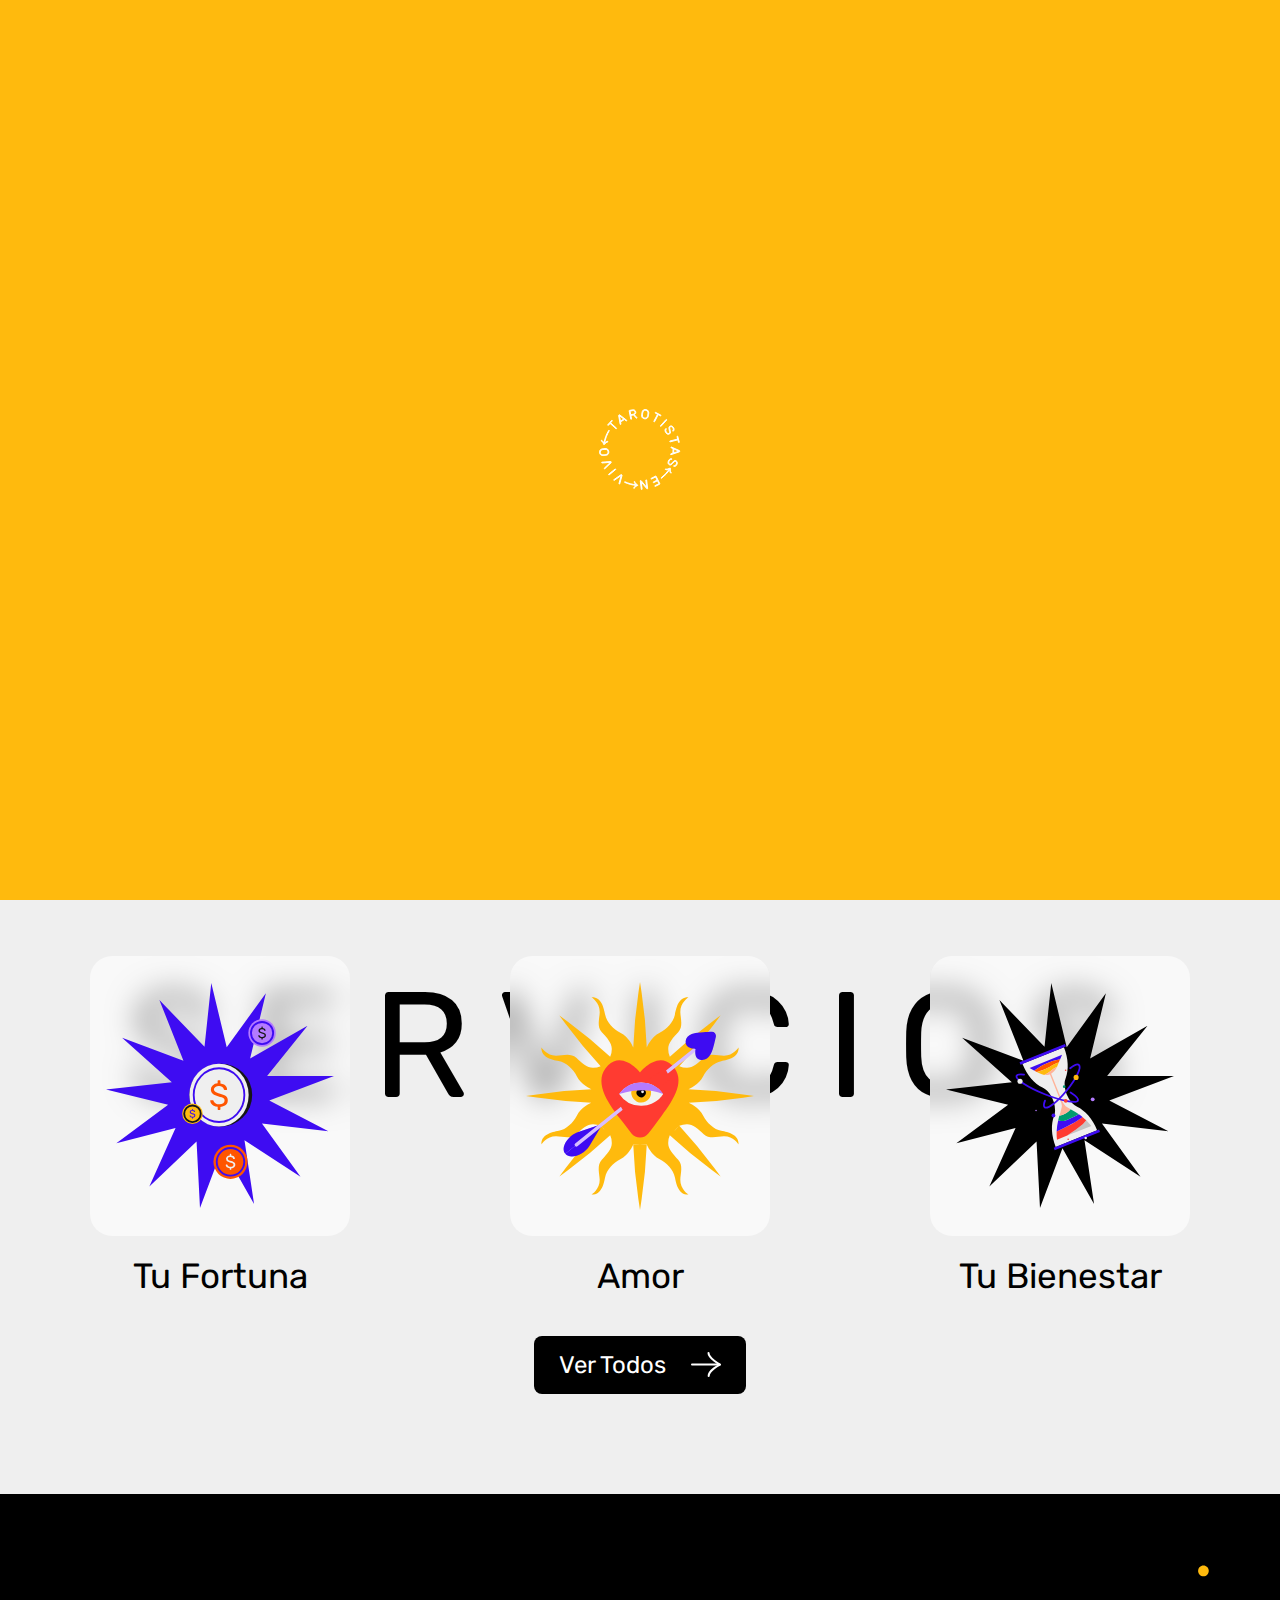
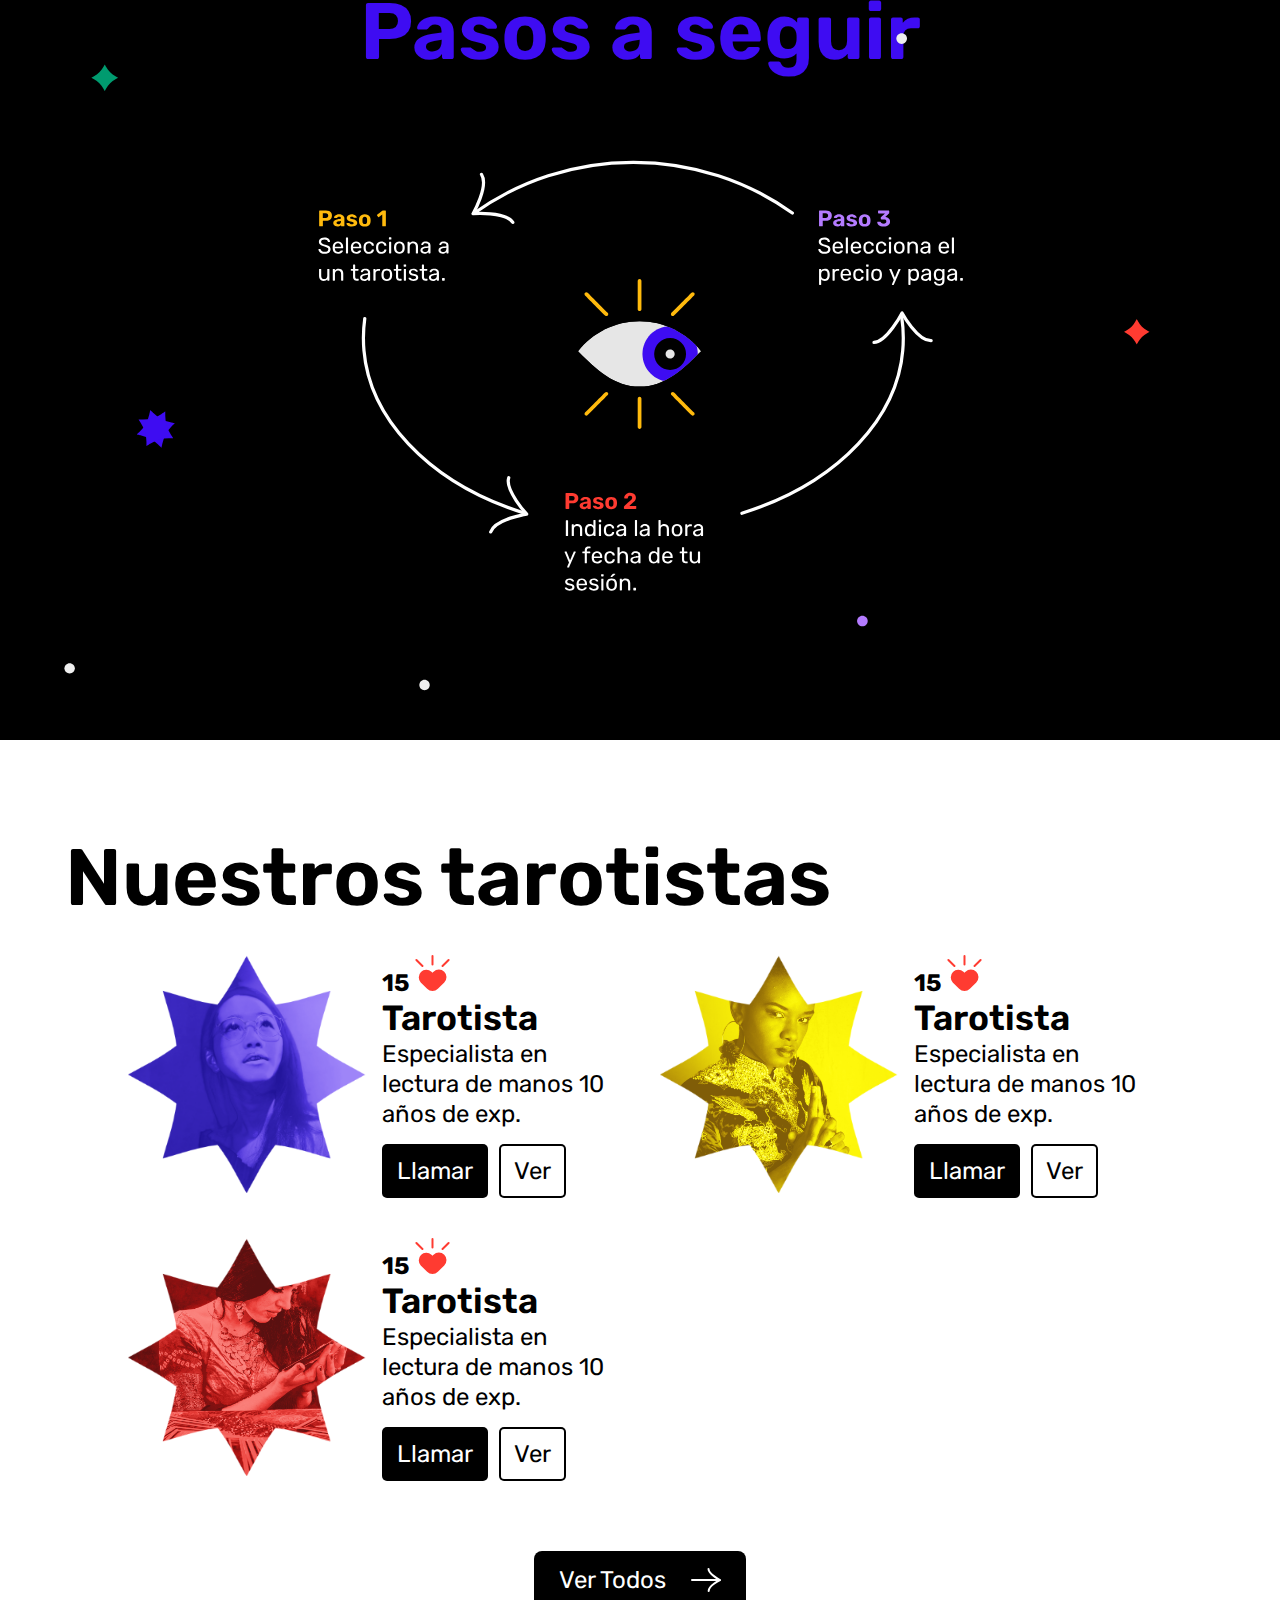
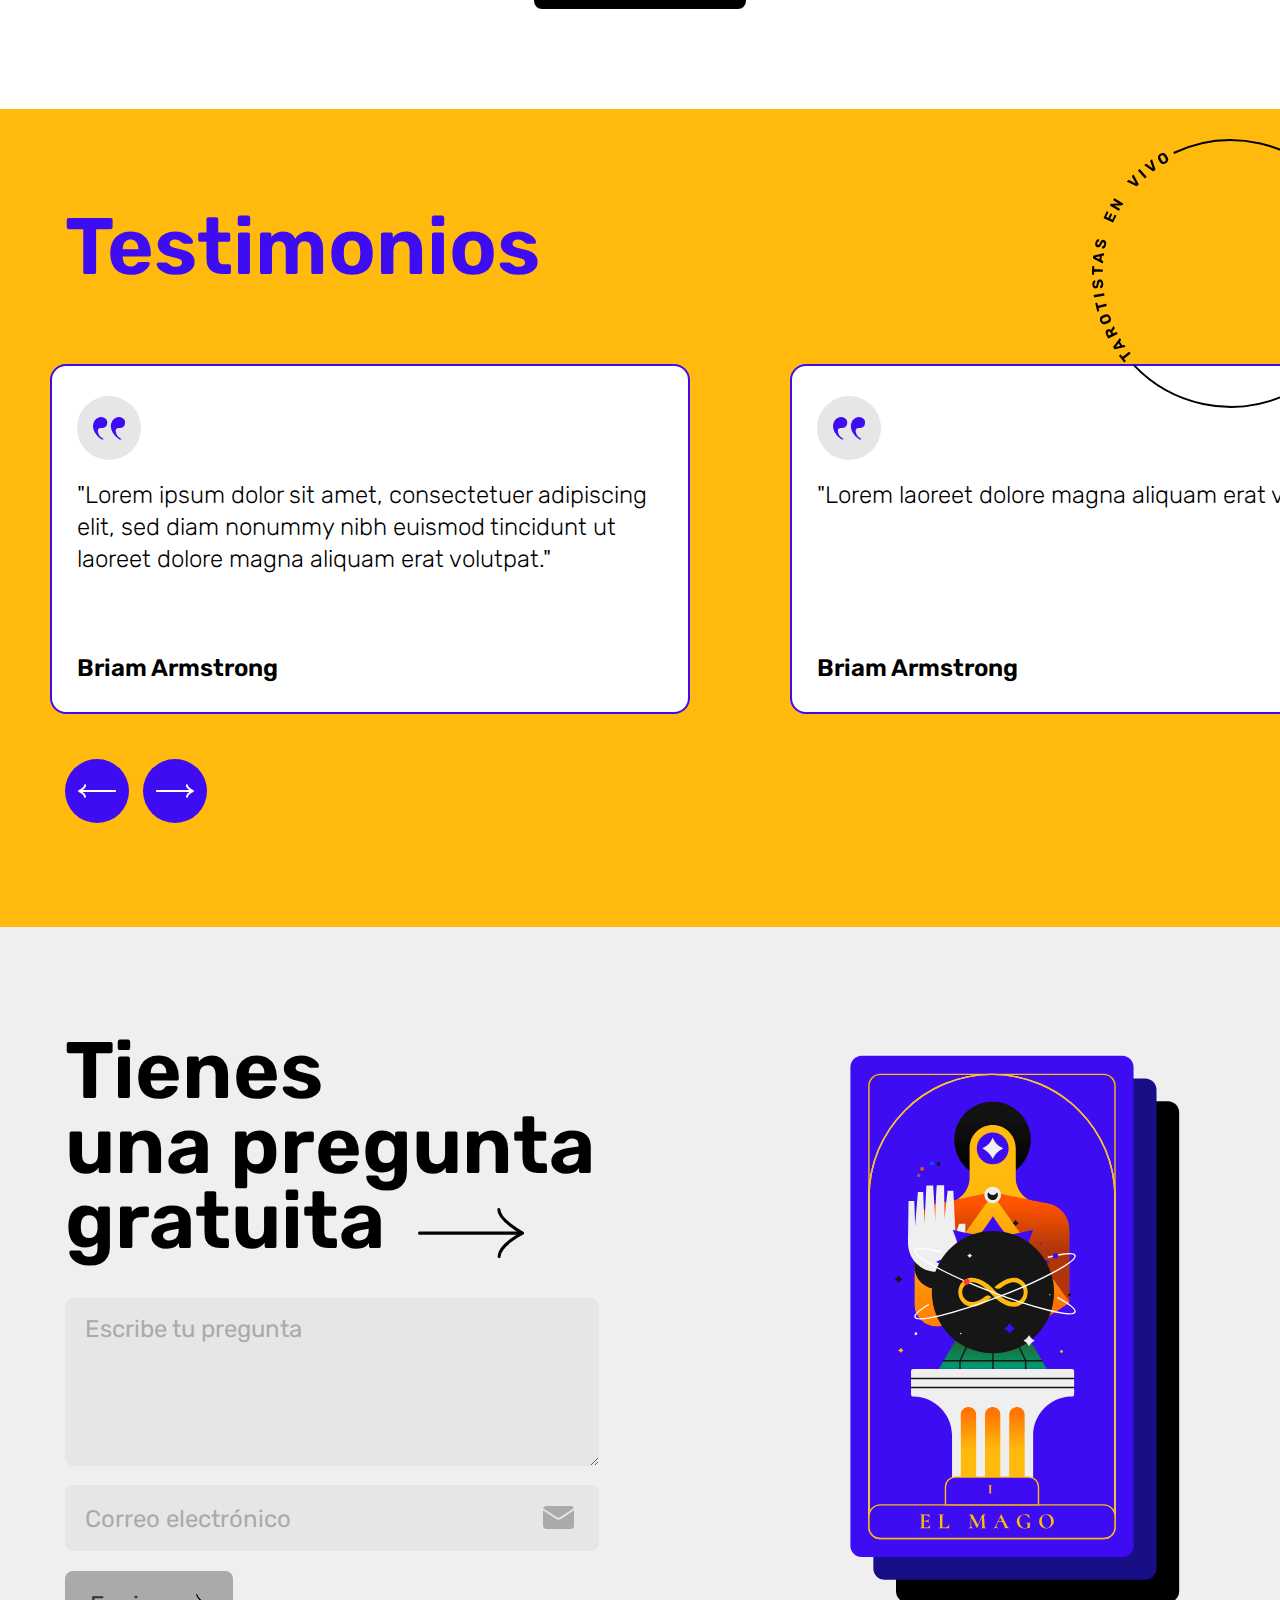
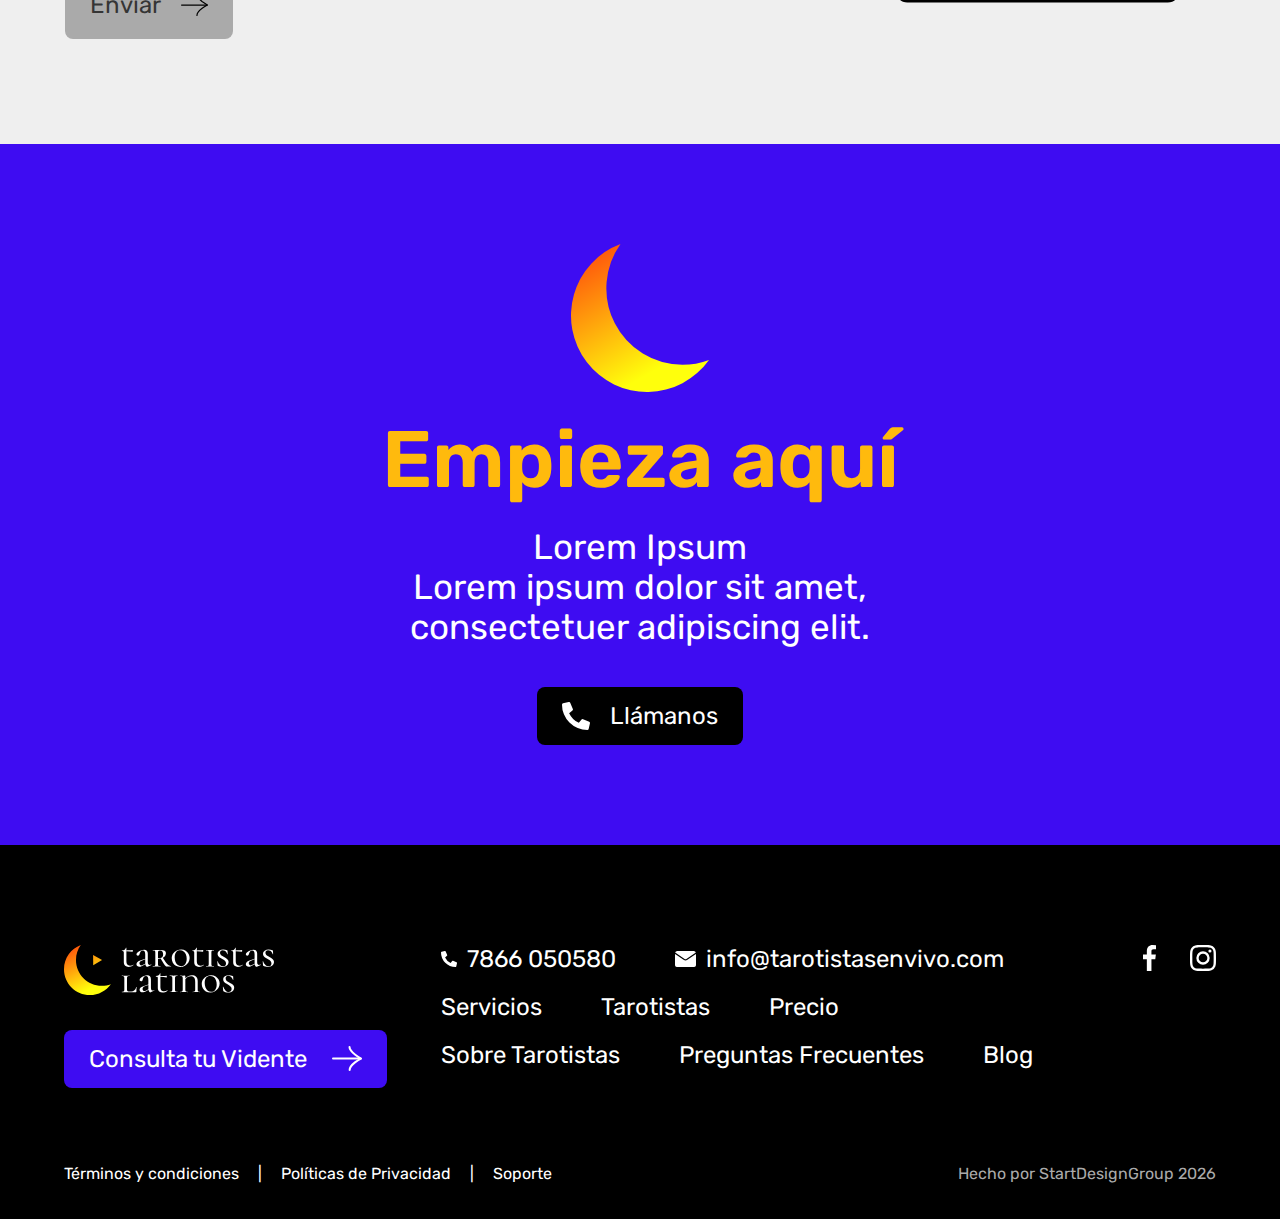
<file: index.html>
<!DOCTYPE html>
<html lang="en">

<head>
    <meta charset="UTF-8">
    <meta http-equiv="X-UA-Compatible" content="IE=edge">
    <meta name="viewport" content="width=device-width, initial-scale=1.0">
    <title>Tarotista</title>
    <link rel="preconnect" href="https://fonts.googleapis.com">
    <link rel="preconnect" href="https://fonts.gstatic.com" crossorigin>
    <link href="https://fonts.googleapis.com/css2?family=Rubik:wght@300;400;500;600;700;800;900&display=swap"
        rel="stylesheet">
    <link rel="stylesheet" href="./css/swiper.min.css">
    <link rel="stylesheet" href="./css/base.css">
    <link rel="stylesheet" href="./css/index.css">
</head>

<body>
    <!-- LOADING PANO  -->
    <div class="loadingPano">
        <img src="./images/textspin.png">
    </div>
    <!-- LOADING PANO  FIN-->
    <!-- BARRA MENU DESKTOP  -->
    <nav>
        <div class="nav-container">
            <a href="/" class="logo"></a>
            <div class="nav-links">
                <a href="/"><span></span>Llámanos</a>
                <a href="/registro.html"><img src="./images/icons/eye.svg" alt="">Mi Cuenta</a>
                <div class="menu-btn" onclick="menuMobileOnClick()">
                    <div class="textspin"></div>
                    <div class="bar1 bar"></div>
                    <div class="bar2 bar"></div>
                    <div class="bar3 bar"></div>
                </div>
            </div>
        </div>
    </nav>
    <!-- BARRA MENU DESKTOP  FIN-->
    <!-- MENU  -->
    <div class="menu">
        <ul>
            <li><a href="/servicios.html">Servicios</a></li>
            <li><a href="/nuestros-tarotistas.html">Tarotistas</a></li>
            <li><a href="/tarotistas-precios.html">Precios</a></li>
            <li><a href="/sobre-tarotistas.html">Sobre Tarotistas</a></li>
            <li><a href="/">Preguntas Frecuentes</a></li>
            <li><a href="/">Blog</a></li>
        </ul>
    </div>
    <!-- MENU  FIN-->
    <!-- HEADER  -->
    <div class="seccion-header">
        <div class="container-content">
            <h1>Bienvenido <img src="./images/icons/moon.svg"> <br>
                inicia <img src="./images/icons/arrowred.svg"> <br class="br-mobile"> tu primer <br>
                <img src="./images/icons/rombo.svg"> pronóstico</h1>
            <div class="btn-box-center">
                <a href="/" class="btn btn-black">Consulta tu Vidente <img src="./images/icons/arrowwhite.svg"></a>
            </div>
        </div>
        <lottie-player class="header-anim-de-letras" src="./images/animaciones/animacion-de-letras.json" speed="1" loop
            autoplay></lottie-player>
        <lottie-player class="header-anim-effect" src="./images/animaciones/effect.json" speed=".1" loop autoplay>
        </lottie-player>
        <lottie-player class="header-anim-star1" src="./images/animaciones/little-star1.json" speed="1" loop autoplay>
        </lottie-player>
        <lottie-player class="header-anim-star2" src="./images/animaciones/little-star2.json" speed="1" loop autoplay>
        </lottie-player>
        <lottie-player class="header-anim-star" src="./images/animaciones/star.json" speed="1" loop autoplay>
        </lottie-player>
        <lottie-player class="header-anim-stroke" src="./images/animaciones/stroke.json" speed="1" loop autoplay>
        </lottie-player>
        <img class="header-anim-triangle-yellow" src="./images/icons/triangle-yellow.svg">
    </div>
    <!-- HEADER FIN -->
    <!-- SECCION SERVICIOS  -->
    <section class="seccion-servicios">
        <h1>Servicios</h1>
        <div class="servicios-back-text">servicios</div>
        <div class="servicios-items">
            <div class="servicio-item">
                <div class="servicio-item-img">
                    <img src="./images/servicios/servicios1.svg" alt="">
                </div>
                <p>Tu Fortuna</p>
            </div>
            <div class="servicio-item">
                <div class="servicio-item-img">
                    <img src="./images/servicios/servicios2.svg" alt="">
                </div>
                <p>Amor</p>
            </div>
            <div class="servicio-item">
                <div class="servicio-item-img">
                    <img src="./images/servicios/servicios3.svg" alt="">
                </div>
                <p>Tu Bienestar</p>
            </div>
        </div>
        <div class="swiper home-servicios-slides-mobile">
            <div class="swiper-wrapper">
                <div class="swiper-slide home-servicios-slides-mobile-item">
                    <div class="home-servicios-slides-mobile-item-img">
                        <img src="./images/servicios/servicios2.svg" alt="servicios2">
                    </div>
                    <p>Amor</p>
                </div>
                <div class="swiper-slide home-servicios-slides-mobile-item">
                    <div class="home-servicios-slides-mobile-item-img">
                        <img src="./images/servicios/servicios3.svg">
                    </div>
                    <p>Tu Bienestar</p>
                </div>
                <div class="swiper-slide home-servicios-slides-mobile-item">
                    <div class="home-servicios-slides-mobile-item-img">
                        <img src="./images/servicios/servicios1.svg">
                    </div>
                    <p>Tu Fortuna</p>
                </div>
            </div>
        </div>
        <div class="btn-box-center">
            <a class="btn btn-black" href="/servicios.html">Ver Todos <img src="./images/icons/arrowwhite.svg"
                    alt="ver-tarotistas"></a>
        </div>
    </section>
    <!-- SECCION SERVICIOS  FIN-->
    <!-- SECCION PASOS  -->
    <section class="seccion-pasos">
        <div class="container-content">
            <h1>Pasos a seguir</h1>
        </div>
        <div class="seccion-pasos-eye">
            <lottie-player class="anim-steps-eye" src="./images/animaciones/ojo.json" speed="1" loop autoplay>
            </lottie-player>
            <lottie-player class="anim-steps" src="./images/animaciones/steps.json" background="transparent" speed=".5"
                loop autoplay></lottie-player>
            <div class="step step1">
                <span>Paso 1</span> <br>
                Selecciona a <br>
                un tarotista.
            </div>
            <div class="step step2">
                <span>Paso 2</span> <br>
                Indica la hora <br>
                y fecha de tu <br>
                sesión.
            </div>
            <div class="step step3">
                <span>Paso 3</span> <br>
                Selecciona el <br>
                precio y paga.
            </div>
            <img class="arrow-white-top-mobile" src="./images/icons/arrow-white-curve.svg" alt="">
            <img class="arrow-white-bottom-mobile" src="./images/icons/arrow-white-curve.svg" alt="">
        </div>
        <lottie-player class="pasos-anim-star-blue" src="./images/animaciones/star2.json" background="transparent"
            speed="1" style="width: auto; height: auto;" loop autoplay></lottie-player>
        <lottie-player class="pasos-anim-star-red" src="./images/animaciones/little-star2.json" background="transparent"
            speed="1" style="width: auto; height: 30px;" loop autoplay></lottie-player>
        <lottie-player class="pasos-anim-right" src="./images/animaciones/right.json" background="transparent" speed="1"
            style="width: auto; height: 40px;" loop autoplay></lottie-player>
        <lottie-player class="pasos-anim-left" src="./images/animaciones/left.json" background="transparent" speed="1"
            style="width: auto; height: 100%;" loop autoplay></lottie-player>
        <lottie-player class="pasos-anim-star-green" src="./images/animaciones/little-star1.json"
            background="transparent" speed="1" style="width: auto; height: 30px;" loop autoplay></lottie-player>
    </section>
    <!-- SECCION PASOS FIN-->
    <!-- SECCION TAROTISTAS  -->
    <section class="seccion-tarotistas">
        <div class="container-content">
            <h1>Nuestros tarotistas</h1>
        </div>
        <div class="seccion-tarotistas-items">
            <div class="seccion-tarotistas-item">
                <div class="seccion-tarotistas-item-img">
                    <img src="./images/fotos/tarotista-1.png" alt="">
                </div>
                <div class="seccion-tarotistas-item-content">
                    <div class="like">15 <img src="./images/icons/like-tarotistas.svg" alt="like"></div>
                    <h4>Tarotista</h4>
                    <p>Especialista en
                        lectura de manos
                        10 años de exp.</p>
                    <a href="/">Llamar</a>
                    <a href="/">Ver</a>
                </div>
            </div>
            <div class="seccion-tarotistas-item">
                <div class="seccion-tarotistas-item-img">
                    <img src="./images/fotos/tarotista-2.png" alt="">
                </div>
                <div class="seccion-tarotistas-item-content">
                    <div class="like">15 <img src="./images/icons/like-tarotistas.svg" alt="like"></div>
                    <h4>Tarotista</h4>
                    <p>Especialista en
                        lectura de manos
                        10 años de exp.</p>
                    <a href="/">Llamar</a>
                    <a href="/">Ver</a>
                </div>
            </div>
            <div class="seccion-tarotistas-item">
                <div class="seccion-tarotistas-item-img">
                    <img src="./images/fotos/tarotista-3.png" alt="">
                </div>
                <div class="seccion-tarotistas-item-content">
                    <div class="like">15 <img src="./images/icons/like-tarotistas.svg" alt="like"></div>
                    <h4>Tarotista</h4>
                    <p>Especialista en
                        lectura de manos
                        10 años de exp.</p>
                    <a href="/">Llamar</a>
                    <a href="/">Ver</a>
                </div>
            </div>
        </div>
        <div class="swiper home-tarotistas-slides-mobile">
            <div class="swiper-wrapper">
                <div class="swiper-slide ">
                    <div class="home-tarotistas-slides-mobile-card">
                        <div class="home-tarotistas-slides-mobile-card-img">
                            <img src="./images/fotos/tarotista-1.png" alt="">
                        </div>
                        <div class="home-tarotistas-slides-mobile-card-content">
                            <div class="like">15 <img src="./images/icons/like-tarotistas.svg" alt="like"></div>
                            <p class="nombre-tarotista">Tarotista</p>
                            <p class="desc-tarotista">Especialista en
                                lectura de manos
                                10 años de exp.</p>
                            <a class="btn-citar" href="/">Citar</a>
                            <a class="btn-ver" href="/">Ver</a>
                        </div>
                    </div>
                </div>
                <div class="swiper-slide ">
                    <div class="home-tarotistas-slides-mobile-card">
                        <div class="home-tarotistas-slides-mobile-card-img">
                            <img src="./images/fotos/tarotista-2.png" alt="">
                        </div>
                        <div class="home-tarotistas-slides-mobile-card-content">
                            <div class="like">15 <img src="./images/icons/like-tarotistas.svg" alt="like"></div>
                            <p class="nombre-tarotista">Tarotista</p>
                            <p class="desc-tarotista">Especialista en
                                lectura de manos
                                10 años de exp.</p>
                            <a class="btn-citar" href="/">Citar</a>
                            <a class="btn-ver" href="/">Ver</a>
                        </div>
                    </div>
                </div>
                <div class="swiper-slide ">
                    <div class="home-tarotistas-slides-mobile-card">
                        <div class="home-tarotistas-slides-mobile-card-img">
                            <img src="./images/fotos/tarotista-3.png" alt="">
                        </div>
                        <div class="home-tarotistas-slides-mobile-card-content">
                            <div class="like">15 <img src="./images/icons/like-tarotistas.svg" alt="like"></div>
                            <p class="nombre-tarotista">Tarotista</p>
                            <p class="desc-tarotista">Especialista en
                                lectura de manos
                                10 años de exp.</p>
                            <a class="btn-citar" href="/">Citar</a>
                            <a class="btn-ver" href="/">Ver</a>
                        </div>
                    </div>
                </div>
            </div>
        </div>
        <div class="btn-box-center">
            <a class="btn btn-black" href="/nuestros-tarotistas.html">Ver Todos <img src="./images/icons/arrowwhite.svg"
                    alt="ver-tarotistas"></a>
        </div>
    </section>
    <!-- SECCION TAROTISTAS FIN -->
    <!-- SECCION TESTIMONIOS  -->
    <section class="seccion-testimonios">
        <div class="container-content">
            <h1>Testimonios</h1>
        </div>
        <div class="swiper swiper-testimonio">
            <div class="container-swiperTestimonio-btnNextDesktop">
                <div class="swiper-testimonio-btn-next swiper-testimonio-btn-next-desktop"><img
                        src="/images/icons/arrow-blue-next.svg"></div>
            </div>
            <div class="swiper-wrapper">
                <div class="testimonio-card swiper-slide">
                    <div>
                        <img src="./images/icons/quote.svg" alt="">
                        <p>"Lorem ipsum dolor sit amet, consectetuer adipiscing elit, sed diam nonummy nibh euismod
                            tincidunt ut
                            laoreet dolore magna aliquam erat volutpat."</p>
                    </div>
                    <div class="testimonio-name">Briam Armstrong</div>
                </div>
                <div class="testimonio-card swiper-slide">
                    <div>
                        <img src="./images/icons/quote.svg" alt="">
                        <p>"Lorem
                            laoreet dolore magna aliquam erat volutpat."</p>
                    </div>
                    <div class="testimonio-name">Briam Armstrong</div>
                </div>
                <div class="testimonio-card swiper-slide">
                    <div>
                        <img src="./images/icons/quote.svg" alt="">
                        <p>"Lorem ipsum dolor sit amet, consectetuer adipiscing elit, sed diam nonummy nibh euismod
                            tincidunt ut
                            laoreet dolore magna."</p>
                    </div>
                    <div class="testimonio-name">Briam Armstrong</div>
                </div>
                <div class="testimonio-card swiper-slide">
                    <div>
                        <img src="./images/icons/quote.svg" alt="">
                        <p>"Lorem ipsum dolor sit amet, consectetuer adipiscing elit, sed diam nonummy nibh euismod
                            aliquam erat volutpat."</p>
                    </div>
                    <div class="testimonio-name">Briam Armstrong</div>
                </div>
            </div>
            <div class="home-testimonios-slides-buttons-mobile container-content">
                <img class="swiper-testimonio-btn-prev swiper-testimonio-btn-prev-mobile"
                    src="./images/icons/home-testimonios-slide-btn-prev.svg">
                <img class="swiper-testimonio-btn-next swiper-testimonio-btn-next-mobile"
                    src="./images/icons/home-testimonios-slide-btn-next.svg">
            </div>
        </div>
        <img class="testimonio-textspin" src="./images/text-spin-testimonio.png" alt="">
    </section>
    <!-- SECCION TESTIMONIOS FIN -->
    <!-- SECCION PREGUNTAS  -->
    <section class="seccion-preguntas">
        <div class="seccion-preguntas-content container-content">
            <div class="seccion-preguntas-form ">
                <h1>Tienes <br>
                    una pregunta <br>
                    gratuita
                    <!-- <img src="./images/icons/home-preguntas-arrowblack.svg"> -->
                    <img src="./images/icons/arrow-black-large.svg"></h1>
                <form action="action">
                    <div class="container-textarea">
                        <textarea required name="form" id="userTextQuestion" value="javier alvites" maxlength="100" cols=""
                            placeholder="Escribe tu pregunta"></textarea>
                        <label for="userTextQuestion">Escribe tu pregunta</label>
                        <span>Máximo 100 carácteres</span>
                    </div>
                    <div class="container-input">
                        <input id="userEmailQuestion" required type="email" placeholder="Correo electrónico">
                        <label for="userEmailQuestion">Correo electrónico</label>
                    </div>

                    <button type="submit">Enviar <img src="./images/icons/home-preguntas-arrowblack.svg"></button>
                </form>
            </div>

            <lottie-player class="seccion-preguntas-img" src="./images/animaciones/el-mago2.json" speed="1" loop
                autoplay></lottie-player>
        </div>
    </section>
    <!-- SECCION PREGUNTAS FIN -->
    <!-- SECCION EMPIEZA AQUI -->
    <section class="seccion-empiezaAqui">
        <div class="container-content">
            <img src="./images/icons/yellow-moon-logo.svg" alt="">
            <h1>Empieza aquí</h1>
            <p>Lorem Ipsum <br>
                Lorem ipsum dolor sit amet,<br> consectetuer adipiscing elit.</p>
            <div class="btn-box-center">
                <a class="btn btn-black" href="/"><img src="./images/icons/phone-white.svg" alt=""> Llámanos</a>
            </div>
        </div>
    </section>
    <!-- SECCION EMPIEZA AQUI FIN-->
    <!-- FOOTER  -->
    <footer>
        <div class="container-footer">
            <div class="mainfooter">
                <div class="mainfooter-logo">
                    <img src="./images/logos/tarotistas-latinos-whiteldpi.svg" alt="">
                    <a class="btn btn-blue" href="/nuestros-tarotistas.html">Consulta tu Vidente <img
                            src="./images/icons/arrowwhite.svg" alt="colsulta-tu-vidente"></a>
                </div>
                <div class="mainfooter-links">
                    <div>
                        <a href="/"><img src="./images/icons/phone-white.svg" alt="llamanos-icon">7866 050580</a>
                        <a href="/"><img src="./images/icons/mail.svg"
                                alt="">info@tarotistasenvivo.com</a>
                    </div>
                    <div>
                        <a href="/servicios.html">Servicios</a>
                        <a href="/nuestros-tarotistas.html">Tarotistas</a>
                        <a href="/">Precio</a>
                    </div>
                    <div>
                        <a href="/sobre-tarotistas.html">Sobre Tarotistas</a>
                        <a href="/">Preguntas Frecuentes</a>
                        <a href="/">Blog</a>
                    </div>
                </div>
                <div class="mainfooter-socials">
                    <a href="/" target="_blank"><img src="./images/icons/facebook-logo.svg" alt="facebook-logo"></a>
                    <a href="/" target="_blank"><img src="./images/icons/instagram-logo.svg" alt="instagram-logo"></a>
                </div>
            </div>
            <div class="subfooter">
                <div>
                    <a href="/">Términos y condiciones</a> <span>|</span>
                    <a href="/">Políticas de Privacidad</a> <span>|</span>
                    <a href="/">Soporte</a>
                </div>
                <p>Hecho por StartDesignGroup
                    <script language="javascript" type="text/javascript">
                        var today = new Date();
                        var year = today.getFullYear();
                        document.write(year);
                    </script>
                </p>
            </div>
        </div>

    </footer>
    <!-- FOOTER FIN -->
    <!-- NAVBAR BOTTOM  MOBILE  -->
    <div class="nav-mobile">
        <div class="btn-menu-mobile-cuenta"><a href="/registro.html"><img src="./images/btn-account-mobile.svg"></a>
        </div>
        <div class="btn-menu-mobile-call"><a href="/"><img src="./images/btn-call-mobile.svg"> </a></div>
        <div class="btn-menu-mobile" onclick="menuMobileOnClick()"></div>
    </div>
    <!-- NAVBAR BOTTOM  MOBILE FIN -->
    <!-- SCRIPTS  -->
    <script rel="preconnect" src="https://cdnjs.cloudflare.com/ajax/libs/gsap/3.9.1/gsap.min.js"></script>
    <script rel="preconnect" src="./js/swiper.min.js"></script>
    <script rel="preconnect" src="./js/lottie-player.js"></script>
    <script rel="preconnect" src="./js/main.js"></script>
</body>

</html>
</file>
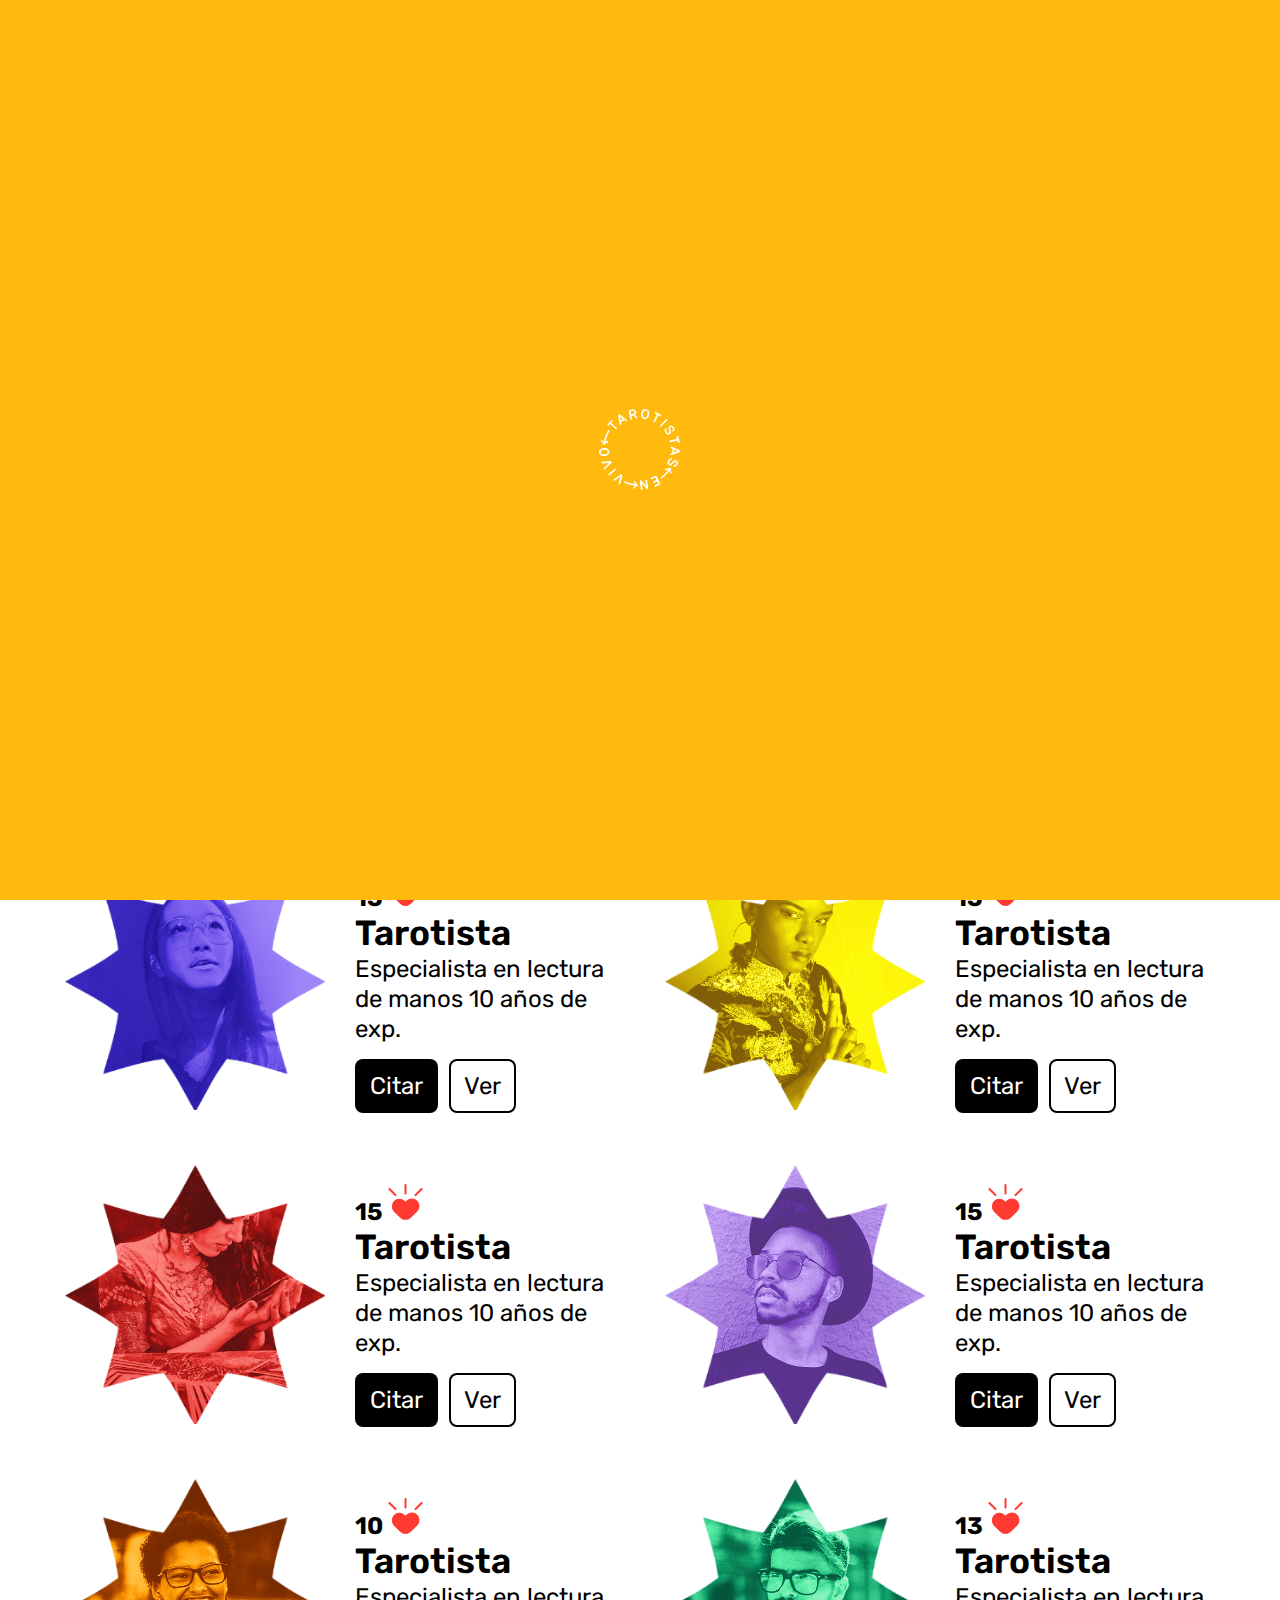
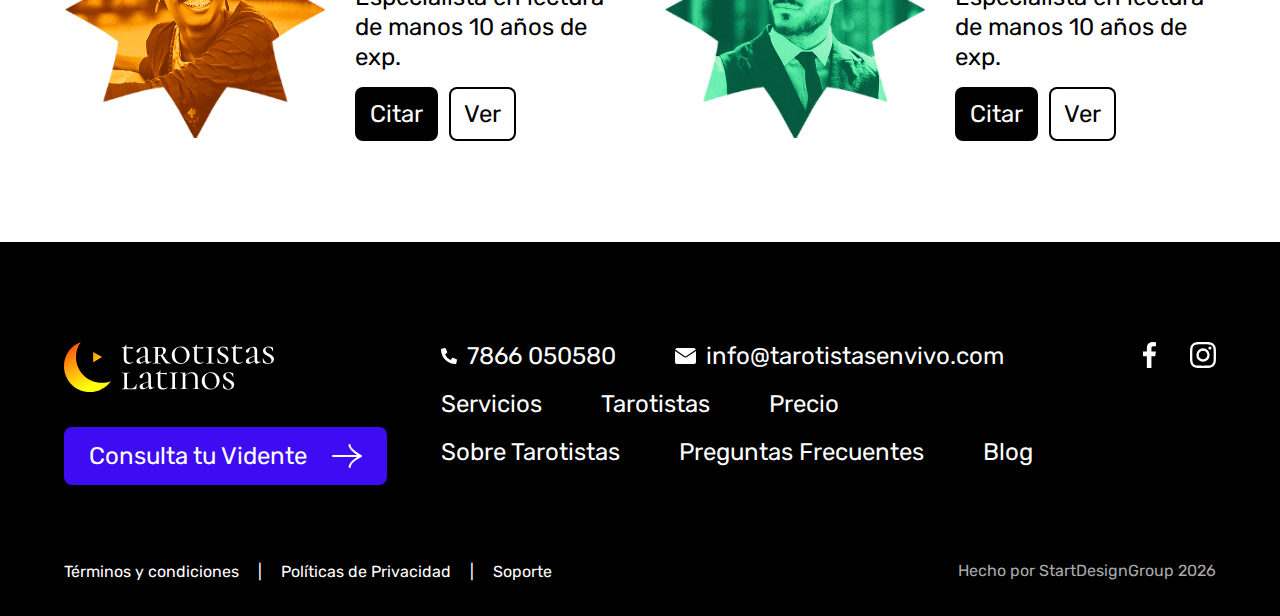
<file: nuestros-tarotistas.html>
<!DOCTYPE html>
<html lang="en">

<head>
    <meta charset="UTF-8">
    <meta http-equiv="X-UA-Compatible" content="IE=edge">
    <meta name="viewport" content="width=device-width, initial-scale=1.0">
    <title>Document</title>
    <link rel="preconnect" href="https://fonts.googleapis.com">
    <link rel="preconnect" href="https://fonts.gstatic.com" crossorigin>
    <link href="https://fonts.googleapis.com/css2?family=Rubik:wght@300;400;500;600;700;800;900&display=swap"
        rel="stylesheet">
    <link rel="stylesheet" href="./css/swiper.min.css">
    <link rel="stylesheet" href="./css/base.css">
    <link rel="stylesheet" href="./css/nuestros-tarotistas.css">
</head>

<body>
    <!-- LOADING PANO  -->
    <div class="loadingPano">
        <img src="./images/textspin.png">
    </div>
    <!-- LOADING PANO  FIN-->
    <!-- BARRA MENU DESKTOP  -->
    <nav>
        <div class="nav-container">
            <a href="/" class="logo"></a>
            <div class="nav-links">
                <a href="/"><span></span>Llámanos</a>
                <a href="/registro.html"><img src="./images/icons/eye.svg" alt="lamanos-eye">Mi Cuenta</a>
                <div class="menu-btn" onclick="menuMobileOnClick()">
                    <div class="textspin"></div>
                    <div class="bar1 bar"></div>
                    <div class="bar2 bar"></div>
                    <div class="bar3 bar"></div>
                </div>
            </div>
        </div>
    </nav>
    <!-- BARRA MENU DESKTOP  -->
    <!-- MENU  -->
    <div class="menu">
        <ul>
            <li><a href="/servicios.html">Servicios</a></li>
            <li><a href="/nuestros-tarotistas.html">Tarotistas</a></li>
            <li><a href="/tarotistas-precios.html">Precios</a></li>
            <li><a href="/sobre-tarotistas.html">Sobre Tarotistas</a></li>
            <li><a href="/">Preguntas Frecuentes</a></li>
            <li><a href="/">Blog</a></li>
        </ul>
    </div>
    <!-- MENU FIN -->
    <!-- SECCION SLIDES  -->
    <section class="seccion-slides">
        <div class="swiper swiper-nuestros-tarotistas">
            <div class="swiper-wrapper">
                <div class="slide swiper-slide">
                    <div class="slide-img" style="background-image: url(./images/fotos/tarotista-1.png);"></div>
                    <div class="slide-content">
                        <div class="like">15 <img src="./images/icons/like-tarotistas.svg" alt="">
                        </div>
                        <p><span class="nombre-tarotista">Nombre de tarotista 1</span> <br> Especialidad</p>
                        <p class="exp-tarotista">10 años de experiencia</p>
                        <p class="desc-tarotista">Lorem ipsum dolor sit amet, consectetuer adipiscing elit, sed
                            diam nonummy nibh.</p>
                        <a class="btn btn-black" href="/">Agendar fecha <img src="./images/icons/arrowwhite.svg"
                                alt=""></a>
                    </div>
                </div>
                <div class="slide swiper-slide">
                    <div class="slide-img" style="background-image: url(./images/fotos/tarotista-2.png);"></div>
                    <div class="slide-content">
                        <div class="like">15 <img src="./images/icons/like-tarotistas.svg" alt=""></div>
                        <p><span class="nombre-tarotista">Nombre de tarotista 2</span> <br> Especialidad</p>
                        <p class="exp-tarotista">15 años de experiencia</p>
                        <p class="desc-tarotista">Lorem ipsum dolor sit amet, consectetuer adipiscing elit, sed
                            diam nonummy nibh.</p>
                        <a class="btn btn-black" href="/">Agendar fecha <img src="./images/icons/arrowwhite.svg"
                                alt=""></a>
                    </div>
                </div>
                <div class="slide swiper-slide">
                    <div class="slide-img" style="background-image: url(./images/fotos/tarotista-3.png);"></div>
                    <div class="slide-content">
                        <div class="like">15 <img src="./images/icons/like-tarotistas.svg" alt="">
                        </div>
                        <p><span class="nombre-tarotista">Nombre de tarotista 3</span> <br> Especialidad</p>
                        <p class="exp-tarotista">4 años de experiencia</p>
                        <p class="desc-tarotista">Lorem ipsum dolor sit amet, consectetuer adipiscing elit, sed
                            diam nonummy nibh.</p>
                        <a class="btn btn-black" href="/">Agendar fecha <img src="./images/icons/arrowwhite.svg"
                                alt=""></a>
                    </div>
                </div>
                <div class="slide swiper-slide">
                    <div class="slide-img" style="background-image: url(./images/fotos/tarotista-4.jpg);"></div>
                    <div class="slide-content">
                        <div class="like">15 <img src="./images/icons/like-tarotistas.svg" alt="">
                        </div>
                        <p><span class="nombre-tarotista">Nombre de tarotista 4</span> <br> Especialidad</p>
                        <p class="exp-tarotista">5 años de experiencia</p>
                        <p class="desc-tarotista">Lorem ipsum dolor sit amet, consectetuer adipiscing elit, sed
                            diam nonummy nibh.</p>
                        <a class="btn btn-black" href="/">Agendar fecha <img src="./images/icons/arrowwhite.svg"
                                alt=""></a>
                    </div>
                </div>
                <div class="slide swiper-slide">
                    <div class="slide-img" style="background-image: url(./images/fotos/tarotista-5.jpg);"></div>
                    <div class="slide-content">
                        <div class="like">15 <img src="./images/icons/like-tarotistas.svg" alt="">
                        </div>
                        <p><span class="nombre-tarotista">Nombre de tarotista 5</span> <br> Especialidad</p>
                        <p class="exp-tarotista">14 años de experiencia</p>
                        <p class="desc-tarotista">Lorem ipsum dolor sit amet, consectetuer adipiscing elit, sed
                            diam nonummy nibh.</p>
                        <a class="btn btn-black" href="/">Agendar fecha <img src="./images/icons/arrowwhite.svg"
                                alt=""></a>
                    </div>
                </div>
                <div class="slide swiper-slide">
                    <div class="slide-img" style="background-image: url(./images/fotos/tarotista-6.jpg);"></div>
                    <div class="slide-content">
                        <div class="like">15 <img src="./images/icons/like-tarotistas.svg" alt="">
                        </div>
                        <p><span class="nombre-tarotista">Nombre de tarotista 6</span> <br> Especialidad</p>
                        <p class="exp-tarotista">2 años de experiencia</p>
                        <p class="desc-tarotista">Lorem ipsum dolor sit amet, consectetuer adipiscing elit, sed
                            diam nonummy nibh.</p>
                        <a class="btn btn-black" href="/">Agendar fecha <img src="./images/icons/arrowwhite.svg"
                                alt=""></a>
                    </div>
                </div>
            </div>
        </div>
        <div class="nuestros-tarotistas-slider-btn nuestros-tarotistas-slider-btn-next">
            <img src="./images/icons/arrow-slide-next.svg" alt="arrow-slide-next">
        </div>
        <div class="nuestros-tarotistas-slider-btn nuestros-tarotistas-slider-btn-prev">
            <img src="./images/icons/arrow-slide-prev.svg" alt="arrow-slide-prev">
        </div>
    </section>
    <!-- SECCION SLIDES FIN -->
    <section class="nuestrosTarotistas-content container-content">
        <div class="tarotista-card">
            <div class="tarotista-card-img">
                <img src="./images/fotos/tarotista-1.png" alt="">
            </div>
            <div class="tarotista-card-content">
                <div class="like">15 <img src="./images/icons/like-tarotistas.svg" alt="like"></div>
                <h4 class="nombre-tarotista">Tarotista</h4>
                <p>Especialista en
                    lectura de manos
                    10 años de exp.</p>
                <a class="btn-citar" href="/">Citar</a>
                <a class="btn-ver" href="/">Ver</a>
            </div>
        </div>
        <div class="tarotista-card">
            <div class="tarotista-card-img">
                <img src="./images/fotos/tarotista-2.png" alt="">
            </div>
            <div class="tarotista-card-content">
                <div class="like">15 <img src="./images/icons/like-tarotistas.svg" alt="like"></div>
                <h4 class="nombre-tarotista">Tarotista</h4>
                <p>Especialista en
                    lectura de manos
                    10 años de exp.</p>
                <a class="btn-citar" href="/">Citar</a>
                <a class="btn-ver" href="/">Ver</a>
            </div>
        </div>
        <div class="tarotista-card">
            <div class="tarotista-card-img">
                <img src="./images/fotos/tarotista-3.png" alt="">
            </div>
            <div class="tarotista-card-content">
                <div class="like">15 <img src="./images/icons/like-tarotistas.svg" alt="like"></div>
                <h4 class="nombre-tarotista">Tarotista</h4>
                <p>Especialista en
                    lectura de manos
                    10 años de exp.</p>
                <a class="btn-citar" href="/">Citar</a>
                <a class="btn-ver" href="/">Ver</a>
            </div>
        </div>
        <div class="tarotista-card">
            <div class="tarotista-card-img">
                <img src="./images/fotos/tarotista-4.jpg" alt="">
            </div>
            <div class="tarotista-card-content">
                <div class="like">15 <img src="./images/icons/like-tarotistas.svg" alt="like"></div>
                <h4 class="nombre-tarotista">Tarotista</h4>
                <p>Especialista en
                    lectura de manos
                    10 años de exp.</p>
                <a class="btn-citar" href="/">Citar</a>
                <a class="btn-ver" href="/">Ver</a>
            </div>
        </div>
        <div class="tarotista-card">
            <div class="tarotista-card-img">
                <img src="./images/fotos/tarotista-5.jpg" alt="">
            </div>
            <div class="tarotista-card-content">
                <div class="like">10 <img src="./images/icons/like-tarotistas.svg" alt="like"></div>
                <h4 class="nombre-tarotista">Tarotista</h4>
                <p>Especialista en
                    lectura de manos
                    10 años de exp.</p>
                <a class="btn-citar" href="/">Citar</a>
                <a class="btn-ver" href="/">Ver</a>
            </div>
        </div>

        <div class="tarotista-card">
            <div class="tarotista-card-img">
                <img src="./images/fotos/tarotista-6.jpg" alt="">
            </div>
            <div class="tarotista-card-content">
                <div class="like">13 <img src="./images/icons/like-tarotistas.svg" alt="like"></div>
                <h4 class="nombre-tarotista">Tarotista</h4>
                <p>Especialista en
                    lectura de manos
                    10 años de exp.</p>
                <a class="btn-citar" href="/">Citar</a>
                <a class="btn-ver" href="/">Ver</a>
            </div>
        </div>
    </section>
    <!-- FOOTER  -->
    <footer>
        <div class="container-footer">
            <div class="mainfooter">
                <div class="mainfooter-logo">
                    <!-- <img src="./images/logo.png" alt="logo-tarotistas-en-vivo"> -->
                    <img src="./images/logos/tarotistas-latinos-whiteldpi.svg" alt="">
                    <a class="btn btn-blue" href="/nuestros-tarotistas.html">Consulta tu Vidente <img
                            src="./images/icons/arrowwhite.svg" alt="colsulta-tu-vidente"></a>
                </div>
                <div class="mainfooter-links">
                    <div>
                        <a href="/"><img src="./images/icons/phone-white.svg" alt="llamanos-icon">7866 050580</a>
                        <a href="/"><img src="./images/icons/mail.svg"
                                alt="correo-tarotistas-en-vivo">info@tarotistasenvivo.com</a>
                    </div>
                    <div>
                        <a href="/servicios.html">Servicios</a>
                        <a href="/nuestros-tarotistas.html">Tarotistas</a>
                        <a href="/">Precio</a>
                    </div>
                    <div>
                        <a href="/sobre-tarotistas.html">Sobre Tarotistas</a>
                        <a href="/">Preguntas Frecuentes</a>
                        <a href="/">Blog</a>
                    </div>
                </div>
                <div class="mainfooter-socials">
                    <a href="/" target="_blank"><img src="./images/icons/facebook-logo.svg" alt="facebook-logo"></a>
                    <a href="/" target="_blank"><img src="./images/icons/instagram-logo.svg" alt="instagram-logo"></a>
                </div>
            </div>
            <div class="subfooter">
                <div>
                    <a href="/">Términos y condiciones</a> <span>|</span>
                    <a href="/">Políticas de Privacidad</a> <span>|</span>
                    <a href="/">Soporte</a>
                </div>
                <p>Hecho por StartDesignGroup
                    <script language="javascript" type="text/javascript">
                        var today = new Date();
                        var year = today.getFullYear();
                        document.write(year);
                    </script>
                </p>
            </div>
        </div>

    </footer>
    <!-- FOOTER FIN -->
    <!-- NAVBAR BOTTOM  MOBILE  -->
    <div class="nav-mobile">
        <div class="btn-menu-mobile-cuenta"><a href="/registro.html"><img src="./images/btn-account-mobile.svg"></a>
        </div>
        <div class="btn-menu-mobile-call"><a href="/"><img src="./images/btn-call-mobile.svg"> </a></div>
        <div class="btn-menu-mobile" onclick="menuMobileOnClick()">
            <!-- <img src="./images/textspin-menu-mobile.svg"> -->
        </div>
    </div>
    <!-- NAVBAR BOTTOM  MOBILE FIN -->
    <script rel="preconnect" src="https://cdnjs.cloudflare.com/ajax/libs/gsap/3.9.1/gsap.min.js"></script>
    <script rel="preconnect" src="./js/swiper.min.js"></script>
    <script rel="preconnect" src="./js/main.js"></script>
    <script>

    </script>
</body>

</html>
</file>
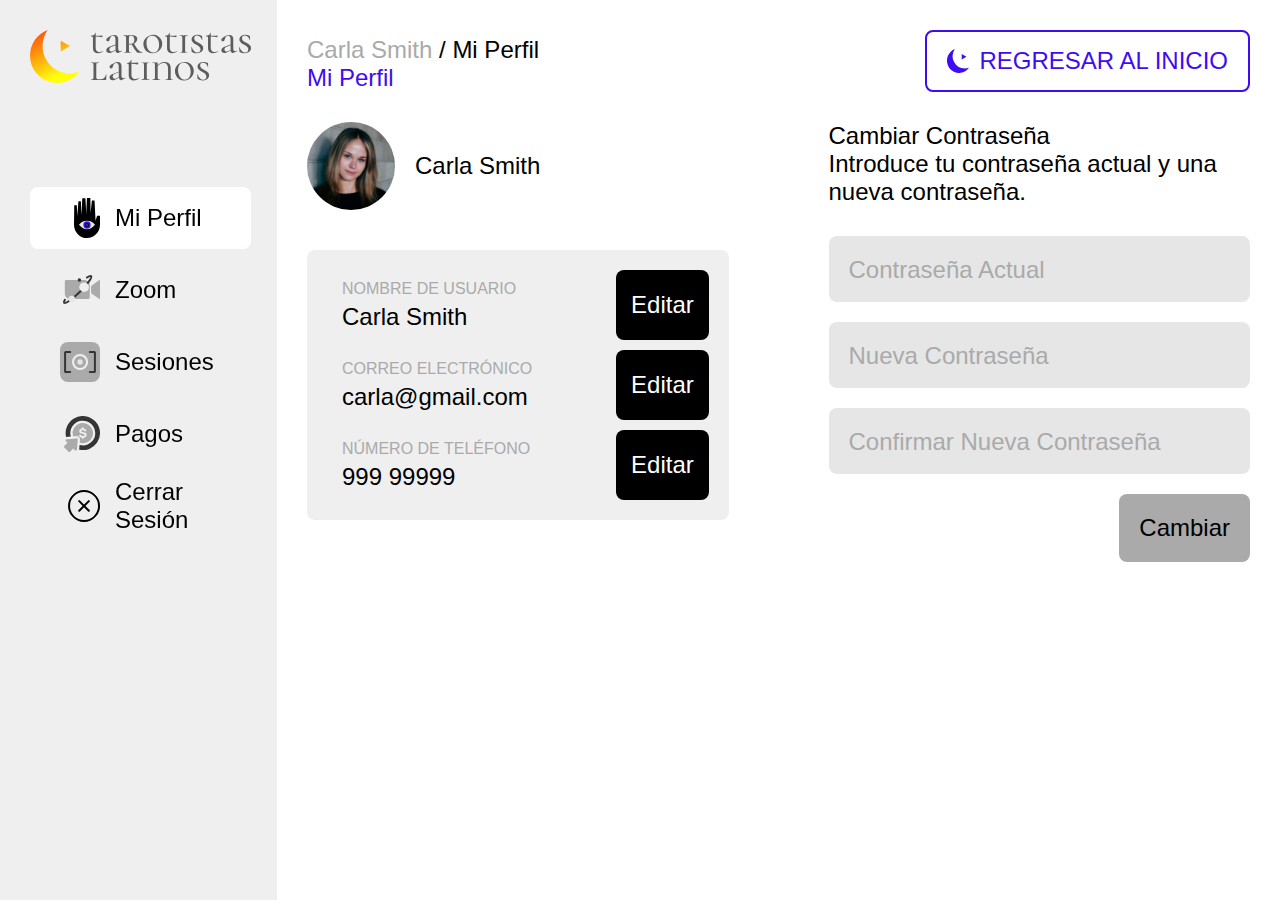
<file: perfil.html>
<!DOCTYPE html>
<html lang="en">

<head>
    <meta charset="UTF-8">
    <meta http-equiv="X-UA-Compatible" content="IE=edge">
    <meta name="viewport" content="width=device-width, initial-scale=1.0">
    <title>Document</title>
    <link rel="stylesheet" href="./css/base.css">
    <link rel="stylesheet" href="./css/perfil.css">
</head>

<body>
    <div class="perfil-container">
        <div class="perfil-navigation">
            <div>

                <img class="perfil-navigation-logo" src="./images/logos/tarotistas-latinos-grayldpi.svg" alt="">
                <ul>
                    <li class="tab-button active" data-id="miPerfil">
                        <div class="icon">
                            <img class="icon-normal" src="./images/icons/perfil-miPerfil.svg" alt="">
                            <img class="icon-active" src="./images/icons/perfil-miPerfil-active.svg" alt="">
                        </div>
                        Mi Perfil
                    </li>
                    <li class="tab-button" data-id="zoom">
                        <div class="icon">
                            <img class="icon-normal" src="./images/icons/perfil-zoom.svg" alt="">
                            <img class="icon-active" src="./images/icons/perfil-zoom-active.svg" alt="">
                        </div>
                        Zoom
                    </li>
                    <li class="tab-button" data-id="sesiones">
                        <div class="icon">
                            <img class="icon-normal" src="./images/icons/perfil-sesiones.svg" alt="">
                            <img class="icon-active" src="./images/icons/perfil-sesiones-active.svg" alt="">
                        </div>
                        Sesiones
                    </li>
                    <li class="tab-button" data-id="pagos">
                        <div class="icon">
                            <img class="icon-normal" src="./images/icons/perfil-pagos.svg" alt="">
                            <img class="icon-active" src="./images/icons/perfil-pagos-active.svg" alt="">
                        </div>
                        Pagos
                    </li>
                    <a href="/">
                        <li class="tab-button">
                                <div class="icon">
                                    <img class="icon-normal icon-close" src="./images/icons/close-faq.svg" alt="">
                                </div>
                                Cerrar <br> Sesión
                        </li>
                    </a>
                </ul>
            </div>
        </div>
        <div class="perfil-content">
            <div class="content active" id="miPerfil">
                <div class="perfil-content-nav">
                    <div>
                        <h3><span class="name-grey">Carla Smith</span> / Mi Perfil</h3>
                        <h3 class="text-blue">Mi Perfil</h3>
                    </div>
                    <a href="/" class="btn-inicio"><img src="./images/icons/moon-blue.svg" alt=""> REGRESAR AL
                        INICIO</a>
                </div>
                <div class="perfil-content-cont">
                    <div>
                        <div class="perfil-photo">
                            <img src="./images/fotos/user.png" alt="">
                            Carla Smith
                        </div>
                        <div class="perfil-datos">
                            <div  class="perfil-datos-usuario disabled">
                                <div class="container-input">
                                    <label for="">NOMBRE DE USUARIO</label>
                                    <input type="text"  value="Carla Smith">
                                </div>
                                <button class="perfil-datos-usuario-btn">Editar</button>
                            </div>
                            <div  class="perfil-datos-email disabled">
                                <div class="container-input">
                                    <label for="">CORREO ELECTRÓNICO</label>
                                    <input type="email" value="carla@gmail.com">
                                </div>
                                <button class="perfil-datos-email-btn">Editar</button>
                            </div>
                            <div class="perfil-datos-phone disabled" >
                                <div class="container-input">
                                    <label for="">NÚMERO DE TELÉFONO</label>
                                    <input type="tel" value="999 99999" pattern="+[0-9]{3}-[0-9]{9}" >
                                </div>
                                <button class="perfil-datos-phone-btn" onclick="saveUserPhone()">Editar</button>
                            </div>
                        </div>
                    </div>
                    <div class="perfil-cambiarContraseña">
                        <h3>Cambiar Contraseña</h3>
                        <h3>Introduce tu contraseña actual y una nueva contraseña.</h3>
                        <form action="cambiarPassword">
                            <div class="container-input-password">
                                <input type="password" placeholder="Contraseña Actual" required>
                                <label>Contraseña Actual</label>
                            </div>
                            <div class="container-input-password">
                                <input type="password" placeholder="Nueva Contraseña" required>
                                <label>Nueva Contraseña</label>
                            </div>
                            <div class="container-input-password">
                                <input type="password" placeholder="Confirmar Nueva Contraseña" required>
                                <label>Confirmar Nueva Contraseña</label>
                            </div>           
                            <button type="submit" >Cambiar</button>
                        </form>
                    </div>
                </div>
            </div>
            <div class="content" id="zoom">

                <div class="perfil-content-nav">
                    <div>
                        <h3><span class="name-grey">Carla Smith</span> / Zoom</h3>
                        <h3 class="text-blue">Zoom</h3>
                    </div>
                    <a href="/" class="btn-inicio"><img src="./images/icons/moon-blue.svg" alt=""> REGRESAR AL
                        INICIO</a>
                </div>
                <div class="perfil-content-cont">
                    <div class="btn-sesionZoom">Sesión de Zoom</div>
                </div>
            </div>
            <div class="content" id="sesiones">
                <div class="perfil-content-nav">
                    <div>
                        <h3><span class="name-grey">Carla Smith</span> / Mis Sesiones</h3>
                        <h3 class="text-blue">Mis Sesiones</h3>
                    </div>
                    <a href="/" class="btn-inicio"><img src="./images/icons/moon-blue.svg" alt=""> REGRESAR AL
                        INICIO</a>
                </div>
                <div class="perfil-content-cont">
                    <div class="perfil-sesiones-card pendiente">
                        <div class="perfil-sesiones-card-img">
                            <img src="./images/fotos/tarotista-1.png" alt="">
                        </div>
                        <div class="perfil-sesiones-card-content">
                            <div>Nombre Tarotista 1</div>
                            <div class="estado">Pendiente</div>
                            <div>Jueves 12 de Enero</div>
                            <div>xx:xx am</div>
                            <div>10 min</div>
                        </div>
                    </div>
                    <div class="perfil-sesiones-card">
                        <div class="perfil-sesiones-card-img">
                            <img src="./images/fotos/tarotista-2.png" alt="">
                        </div>
                        <div class="perfil-sesiones-card-content">
                            <div>Nombre Tarotista 2</div>
                            <div class="estado">Pasado</div>
                            <div>Jueves 12 de Enero</div>
                            <div>xx:xx am</div>
                            <div>10 min</div>
                        </div>
                    </div>
                    <div class="perfil-sesiones-card">
                        <div class="perfil-sesiones-card-img">
                            <img src="./images/fotos/tarotista-3.png" alt="">
                        </div>
                        <div class="perfil-sesiones-card-content">
                            <div>Nombre Tarotista 3</div>
                            <div class="estado">Pasado</div>
                            <div>Jueves 12 de Enero</div>
                            <div>xx:xx am</div>
                            <div>10 min</div>
                        </div>
                    </div>
                    <div class="perfil-sesiones-card">
                        <div class="perfil-sesiones-card-img">
                            <img src="./images/fotos/tarotista-4.jpg" alt="">
                        </div>
                        <div class="perfil-sesiones-card-content">
                            <div>Nombre Tarotista 4</div>
                            <div class="estado">Pasado</div>
                            <div>Jueves 12 de Enero</div>
                            <div>xx:xx am</div>
                            <div>10 min</div>
                        </div>
                    </div>
                    <div class="perfil-sesiones-card">
                        <div class="perfil-sesiones-card-img">
                            <img src="./images/fotos/tarotista-5.jpg" alt="">
                        </div>
                        <div class="perfil-sesiones-card-content">
                            <div>Nombre Tarotista 5</div>
                            <div class="estado">Pasado</div>
                            <div>Jueves 12 de Enero</div>
                            <div>xx:xx am</div>
                            <div>10 min</div>
                        </div>
                    </div>
                </div>
            </div>
            <div class="content" id="pagos">
                <div class="perfil-content-nav">
                    <div>
                        <h3><span class="name-grey">Carla Smith</span> / Mis Pagos</h3>
                        <h3 class="text-blue">Mis Pagos</h3>
                    </div>
                    <a href="/" class="btn-inicio"><img src="./images/icons/moon-blue.svg" alt=""> REGRESAR AL
                        INICIO</a>
                </div>
                <div class="perfil-content-cont">
                    <table>

                        <tr>
                            <th>
                                <h3>Descripción</h3>
                            </th>
                            <th>
                                <h3>Tarifa / Tiempo</h3>
                            </th>
                            <th>
                                <h3>Monto</h3>
                            </th>
                        </tr>

                        <tr class="perfil-pagos-card">
                            <td class="perfil-pagos-card-desc">
                                <div class="perfil-pagos-card-img">
                                    <img src="./images/fotos/tarotista-1.png" alt="">
                                </div>
                                <div>
                                    <h3>Nombre de Tarotista 01</h3>
                                    <h3>Viernes 05 de Noviembre</h3>
                                    <h3>xx:xx pm</h3>
                                </div>
                            </td>
                            <td class="perfil-pagos-card-tarifa">
                                <h3 class="text-blue">Arcana Mayor</h3>
                                <h3>20 min.</h3>
                            </td>
                            <td class="perfil-pagos-card-monto">
                                <h3>USD 19.5</h3>
                            </td>
                        </tr>

                        <tr class="perfil-pagos-card">
                            <td class="perfil-pagos-card-desc">
                                <div class="perfil-pagos-card-img">
                                    <img src="./images/fotos/tarotista-2.png" alt="">
                                </div>
                                <div>
                                    <h3>Nombre de Tarotista 02</h3>
                                    <h3>Viernes 05 de Noviembre</h3>
                                    <h3>xx:xx pm</h3>
                                </div>
                            </td>
                            <td class="perfil-pagos-card-tarifa">
                                <h3 class="text-blue">Arcana Mayor</h3>
                                <h3>20 min.</h3>
                            </td>
                            <td class="perfil-pagos-card-monto">
                                <h3>USD 19.5</h3>
                            </td>
                        </tr>
                        <tr class="perfil-pagos-card">
                            <td class="perfil-pagos-card-desc">
                                <div class="perfil-pagos-card-img">
                                    <img src="./images/fotos/tarotista-3.png" alt="">
                                </div>
                                <div>
                                    <h3>Nombre de Tarotista 03</h3>
                                    <h3>Viernes 05 de Noviembre</h3>
                                    <h3>xx:xx pm</h3>
                                </div>
                            </td>
                            <td class="perfil-pagos-card-tarifa">
                                <h3 class="text-blue">Arcana Mayor</h3>
                                <h3>20 min.</h3>
                            </td>
                            <td class="perfil-pagos-card-monto">
                                <h3>USD 19.5</h3>
                            </td>
                        </tr>
                    </table>
                </div>
            </div>
        </div>
    </div>
    <script src="./js/perfil.js"></script>

</body>

</html>
</file>
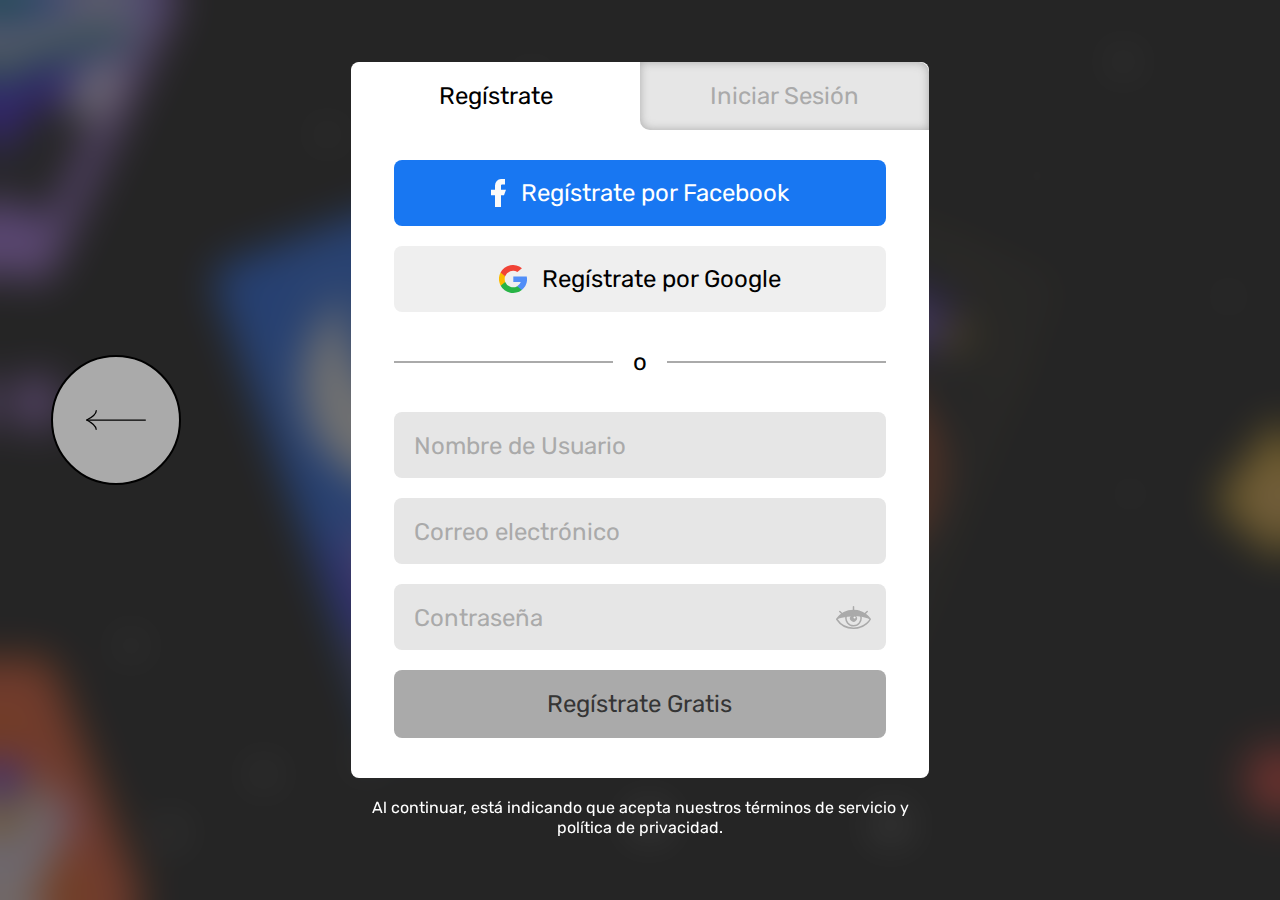
<file: registro.html>
<!DOCTYPE html>
<html lang="en">

<head>
    <meta charset="UTF-8">
    <meta http-equiv="X-UA-Compatible" content="IE=edge">
    <meta name="viewport" content="width=device-width, initial-scale=1.0">
    <title>Registro</title>
    <link rel="preconnect" href="https://fonts.googleapis.com">
    <link rel="preconnect" href="https://fonts.gstatic.com" crossorigin>
    <link href="https://fonts.googleapis.com/css2?family=Rubik:wght@300;400;500;600;700;800;900&display=swap"
        rel="stylesheet">
    <link rel="stylesheet" href="./css/base.css">
    <link rel="stylesheet" href="./css/registro.css">
</head>

<body>
    <div class="pageLogin">
        <div class="btn-volver"><a href="/"><img src="./images/icons/arrowwhite.svg" alt="back">Volver</a></div>
        <div class="cardLogin">
            <div class="tabHeader">
                <div class="active btn-registro" onclick="registroActive()">Regístrate</div>
                <div class="btn-inicioSesion" onclick="inicioSesionActive()">Iniciar Sesión</div>
            </div>
            <div class="tab-content">
                <div class="active content-registro">
                    <div class="loginfacebook"><img src="./images/icons/facebook-login.svg">Regístrate por Facebook
                    </div>
                    <div class="logingoogle"><img src="./images/icons/google-login.svg">Regístrate por Google</div>
                    <div class="separador">
                        <span></span>
                        <p>o</p>
                        <span></span>
                    </div>
                    <form action="signup">
                        <div class="container-input">
                            <input id="userNameSignUp" type="text" placeholder="Nombre de Usuario" required>
                            <label for="userNameSignUp">Nombre de Usuario</label>
                        </div>
                        <div class="container-input">
                            <input id="userEmailSignUp" type="email" placeholder="email" required>
                            <label for="userEmailSignUp">Correo electrónico</label>
                        </div>
                        <div class="container-input">
                            <input id="userPasswordSignUp" type="password" placeholder="Contraseña" required>
                            <label for="userPasswordSignUp">Contraseña</label>
                            <span class="btn-password" onclick="hidePassSignUp()"></span>
                        </div>
                        <button type="submit">Regístrate Gratis</button>
                    </form>
                </div>
                <div class="content-iniciarSesion">
                    <div class="loginfacebook"><img src="./images/icons/facebook-login.svg">Inicia Sesión con Facebook
                    </div>
                    <div class="logingoogle"><img src="./images/icons/google-login.svg">Inicia Sesión con Google</div>
                    <div class="separador">
                        <span></span>
                        <p>o</p>
                        <span></span>
                    </div>
                    <form action="login">
                        <div class="container-input">
                            <input id="userNameLogin" placeholder="Nombre de Usuario" type="text" required>
                            <label for="userNameLogin">Nombre de Usuario</label>
                        </div>
                        <div class="container-input">
                            <input id="userPasswordLogin" placeholder="Contraseña" type="password" required>
                            <label for="userPasswordLogin">Contraseña</label>
                            <span class="btn-password" onclick="hidePassLogin()"></span>
                        </div>
                        <button type="submit">Iniciar Sesión</button>
                    </form>
                    <p>Si olvidaste tu contraseña dale click <a href="/">aquí.</a> </p>
                </div>
            </div>
            <a href="/" class="btn-back"><img src="./images/icons/arrow-black-back.svg"></a>
        </div>
        <p class="container-content">Al continuar, está indicando que acepta nuestros términos de servicio y política de privacidad.</p>
    </div>
    <!-- scripts  -->
    <script src="./js/registro.js"></script>

</body>

</html>
</file>
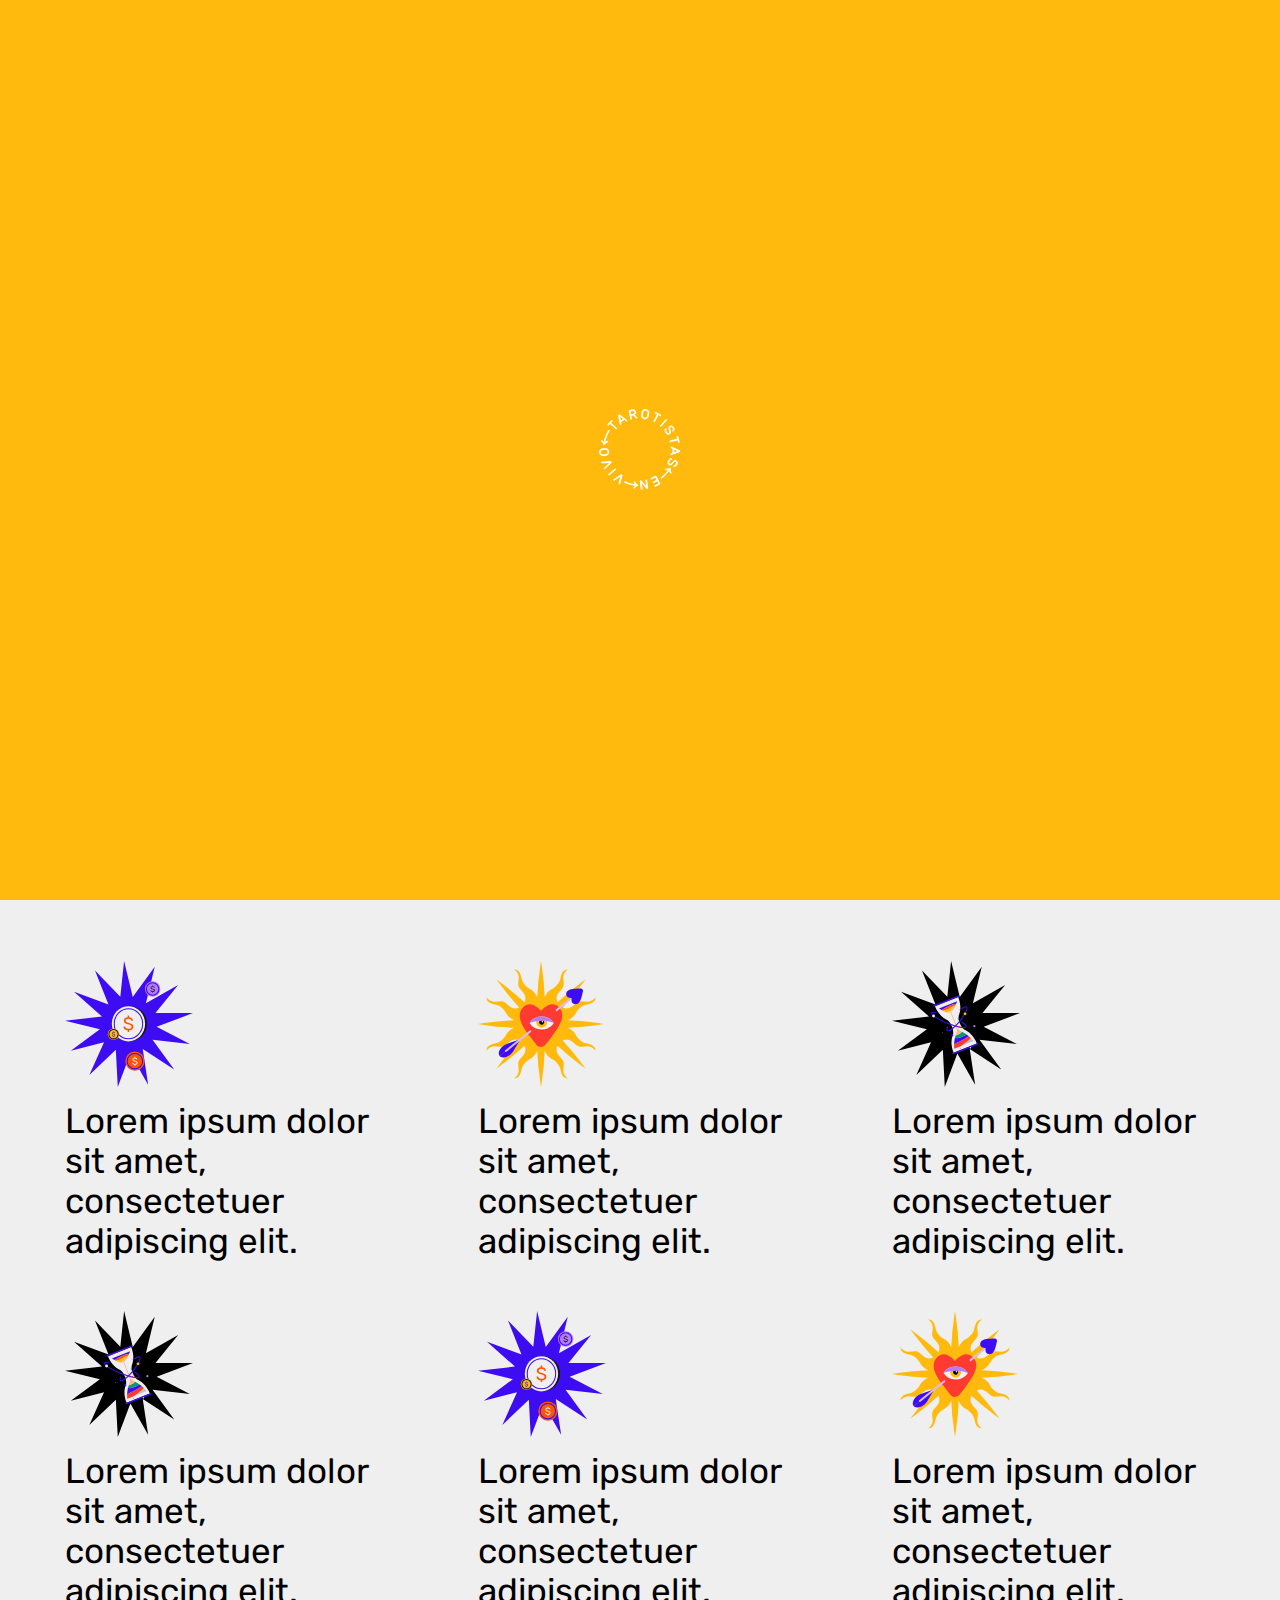
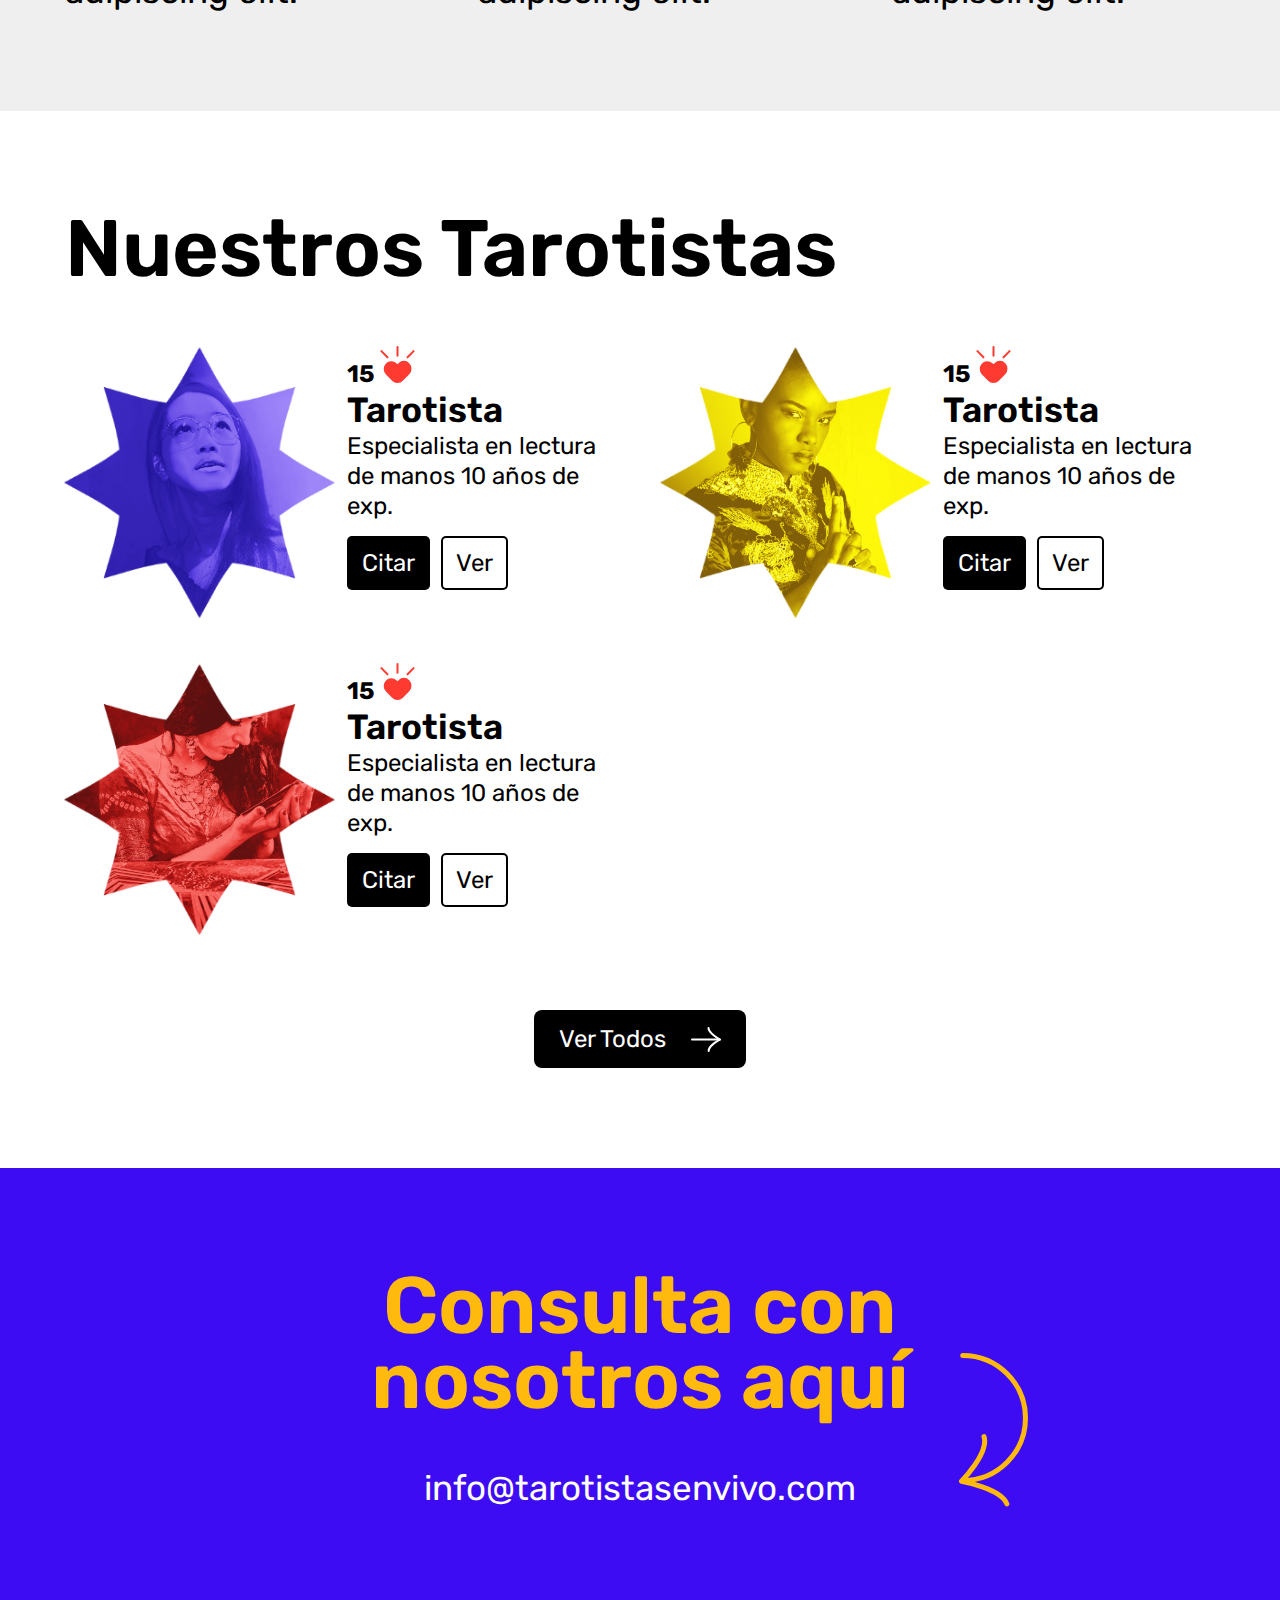
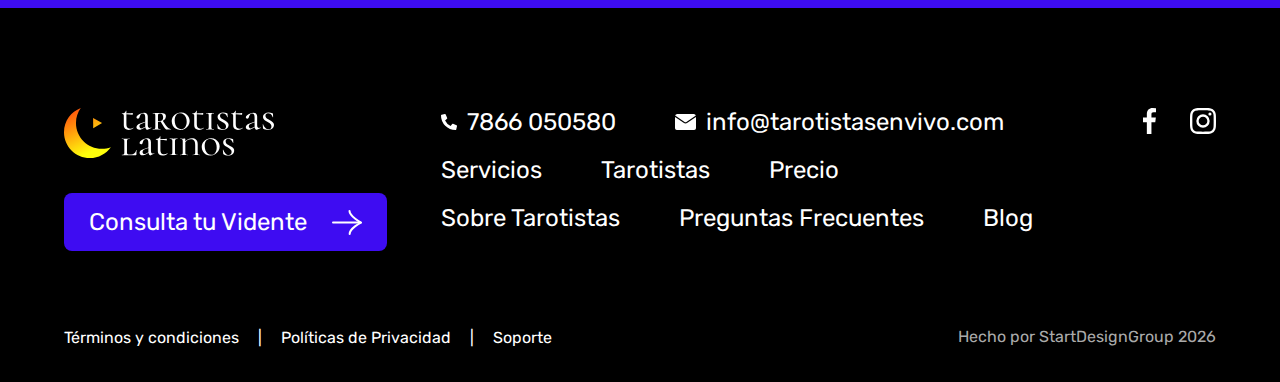
<file: servicios.html>
<!DOCTYPE html>
<html lang="en">

<head>
    <meta charset="UTF-8">
    <meta http-equiv="X-UA-Compatible" content="IE=edge">
    <meta name="viewport" content="width=device-width, initial-scale=1.0">
    <title>Servicios Tarotistas</title>
    <link rel="preconnect" href="https://fonts.googleapis.com">
    <link rel="preconnect" href="https://fonts.gstatic.com" crossorigin>
    <link href="https://fonts.googleapis.com/css2?family=Rubik:wght@300;400;500;600;700;800;900&display=swap"
        rel="stylesheet">
    <link rel="stylesheet" href="./css/swiper.min.css">
    <link rel="stylesheet" href="./css/base.css">
    <link rel="stylesheet" href="./css/servicios.css">
</head>

<body>
    <!-- LOADING PANO  -->
    <div class="loadingPano">
        <img src="./images/textspin.png">
    </div>
    <!-- LOADING PANO  FIN-->
    <!-- BARRA MENU DESKTOP  -->
    <nav>
        <div class="nav-container">
            <a href="/" class="logo"></a>
            <div class="nav-links">
                <a href="/"><span></span>Llámanos</a>
                <a href="/registro.html"><img src="./images/icons/eye.svg" alt="">Mi Cuenta</a>
                <div class="menu-btn" onclick="menuMobileOnClick()">
                    <div class="textspin"></div>
                    <div class="bar1 bar"></div>
                    <div class="bar2 bar"></div>
                    <div class="bar3 bar"></div>
                </div>
            </div>
        </div>
    </nav>
    <!-- BARRA MENU DESKTOP FIN -->
    <!-- MENU  -->
    <div class="menu">
        <ul>
            <li><a href="/servicios.html">Servicios</a></li>
            <li><a href="/nuestros-tarotistas.html">Tarotistas</a></li>
            <li><a href="/tarotistas-precios.html">Precios</a></li>
            <li><a href="/sobre-tarotistas.html">Sobre Tarotistas</a></li>
            <li><a href="/">Preguntas Frecuentes</a></li>
            <li><a href="/">Blog</a></li>
        </ul>
    </div>
    <!-- MENU FIN -->
    <!-- SERVICIOS TAROTISTAS HEADER  -->
    <section class="serviciosTarotistas-header">
        <div class=" container-content serviciosTarotistas-header-content">
            <div>
                <h1>Servicios </h1>
                <h1><img src="./images/icons/square-black.png"> en vivo</h1>
                <p>Lectura de tarot en vivo y <br> en directo con un servicio de <br> persona a persona, conozca <br>
                    pasado presente y futuro a través <br> de los mejores profesionales.</p>
                <a class="btn btn-blue" href="/">Consulta tu Vidente<img src="./images/icons/arrowwhite.svg" alt=""></a>
            </div>
            <lottie-player class="serviciosTarotistas-header-anim" src="./images/animaciones/la-fuerza.json" speed="1"
                loop autoplay></lottie-player>
        </div>
    </section>
    <!-- SERVICIOS TAROTISTAS HEADER FIN -->
    <!-- SECCION SERVICIOS -->
    <section class="serviciosTarotistas-servicios">
        <div class="container-content serviciosTarotistas-servicios-content">
            <div class="serviciosTarotistas-servicios-card">
                <img src="./images/servicios/servicios1.svg" alt="servicios-tarotistas-en-vivo">
                <p>Lorem ipsum dolor sit amet, consectetuer adipiscing elit.</p>
            </div>
            <div class="serviciosTarotistas-servicios-card">
                <img src="./images/servicios/servicios2.svg" alt="servicios-tarotistas-en-vivo">
                <p>Lorem ipsum dolor sit amet, consectetuer adipiscing elit.</p>
            </div>
            <div class="serviciosTarotistas-servicios-card">
                <img src="./images/servicios/servicios3.svg" alt="servicios-tarotistas-en-vivo">
                <p>Lorem ipsum dolor sit amet, consectetuer adipiscing elit.</p>
            </div>
            <div class="serviciosTarotistas-servicios-card">
                <img src="./images/servicios/servicios3.svg" alt="servicios-tarotistas-en-vivo">
                <p>Lorem ipsum dolor sit amet, consectetuer adipiscing elit.</p>
            </div>
            <div class="serviciosTarotistas-servicios-card">
                <img src="./images/servicios/servicios1.svg" alt="servicios-tarotistas-en-vivo">
                <p>Lorem ipsum dolor sit amet, consectetuer adipiscing elit.</p>
            </div>
            <div class="serviciosTarotistas-servicios-card">
                <img src="./images/servicios/servicios2.svg" alt="servicios-tarotistas-en-vivo">
                <p>Lorem ipsum dolor sit amet, consectetuer adipiscing elit.</p>
            </div>
        </div>
    </section>
    <!-- SECCION SERVICIOS FIN-->
    <!-- SECCION TAROTISTAS  -->
    <section class="serviciosTarotistas-tarotistas">
        <div class="container-content">
            <h1>Nuestros Tarotistas</h1>
        </div>
        <div class="serviciosTarotistas-tarotistas-content">
            <div class="serviciosTarotistas-tarotistas-card">
                <div class="serviciosTarotistas-tarotistas-card-img">
                    <img src="./images/fotos/tarotista-1.png" alt="">
                </div>
                <div class="serviciosTarotistas-tarotistas-card-content">
                    <div class="like">15 <img src="./images/icons/like-tarotistas.svg" alt="like"></div>
                    <h4>Tarotista</h4>
                    <p>Especialista en
                        lectura de manos
                        10 años de exp.</p>
                    <a href="/" class="btn-llamar">Citar</a>
                    <a href="/" class="btn-ver">Ver</a>
                </div>
            </div>
            <div class="serviciosTarotistas-tarotistas-card">
                <div class="serviciosTarotistas-tarotistas-card-img">
                    <img src="./images/fotos/tarotista-2.png" alt="tarotista2">
                </div>
                <div class="serviciosTarotistas-tarotistas-card-content">
                    <div class="like">15 <img src="./images/icons/like-tarotistas.svg" alt="like"></div>
                    <h4>Tarotista</h4>
                    <p>Especialista en
                        lectura de manos
                        10 años de exp.</p>
                    <a href="/" class="btn-llamar">Citar</a>
                    <a href="/" class="btn-ver">Ver</a>
                </div>
            </div>
            <div class="serviciosTarotistas-tarotistas-card">
                <div class="serviciosTarotistas-tarotistas-card-img">
                    <img src="./images/fotos/tarotista-3.png" alt="tarotista3">
                </div>
                <div class="serviciosTarotistas-tarotistas-card-content">
                    <div class="like">15 <img src="./images/icons/like-tarotistas.svg" alt="like"></div>
                    <h4>Tarotista</h4>
                    <p>Especialista en
                        lectura de manos
                        10 años de exp.</p>
                    <a href="/" class="btn-llamar">Citar</a>
                    <a href="/" class="btn-ver">Ver</a>
                </div>
            </div>
        </div>
        <div class="swiper home-tarotistas-slides-mobile">
            <div class="swiper-wrapper">
                <div class="swiper-slide ">
                    <div class="home-tarotistas-slides-mobile-card">
                        <div class="home-tarotistas-slides-mobile-card-img">
                            <img src="./images/fotos/tarotista-1.png" alt="tarotista1">
                        </div>
                        <div class="home-tarotistas-slides-mobile-card-content">
                            <div class="like">15 <img src="./images/icons/like-tarotistas.svg" alt="like"></div>
                            <p class="nombre-tarotista">Tarotista</p>
                            <p class="desc-tarotista">Especialista en
                                lectura de manos
                                10 años de exp.</p>
                            <a class="btn-citar" href="/">Citar</a>
                            <a class="btn-ver" href="/">Ver</a>
                        </div>
                    </div>
                </div>
                <div class="swiper-slide ">
                    <div class="home-tarotistas-slides-mobile-card">
                        <div class="home-tarotistas-slides-mobile-card-img">
                            <img src="./images/fotos/tarotista-2.png" alt="tarotista1">
                        </div>
                        <div class="home-tarotistas-slides-mobile-card-content">
                            <div class="like">15 <img src="./images/icons/like-tarotistas.svg" alt="like"></div>
                            <p class="nombre-tarotista">Tarotista</p>
                            <p class="desc-tarotista">Especialista en
                                lectura de manos
                                10 años de exp.</p>
                            <a class="btn-citar" href="/">Citar</a>
                            <a class="btn-ver" href="/">Ver</a>
                        </div>
                    </div>
                </div>
                <div class="swiper-slide ">
                    <div class="home-tarotistas-slides-mobile-card">
                        <div class="home-tarotistas-slides-mobile-card-img">
                            <img src="./images/fotos/tarotista-3.png" alt="tarotista1">
                        </div>
                        <div class="home-tarotistas-slides-mobile-card-content">
                            <div class="like">15 <img src="./images/icons/like-tarotistas.svg" alt="like"></div>
                            <p class="nombre-tarotista">Tarotista</p>
                            <p class="desc-tarotista">Especialista en
                                lectura de manos
                                10 años de exp.</p>
                            <a class="btn-citar" href="/">Citar</a>
                            <a class="btn-ver" href="/">Ver</a>
                        </div>
                    </div>
                </div>
            </div>
        </div>
        <div class="btn-box-center">
            <a class="btn btn-black" href="/nuestros-tarotistas.html">Ver Todos <img src="./images/icons/arrowwhite.svg"
                    alt="ver-tarotistas"></a>
        </div>
    </section>
    <!-- SECCION TAROTISTAS  FIN-->
    <!-- SECCION CONSULTA CON NOSOTROS  -->
    <section class="serviciosTarotistas-consultaConNosotros">
        <div class="container-content">
            <h1>Consulta con <br> nosotros aquí <img src="./images/icons/arrow-yellow-turn.svg" alt=""></h1>
            <p>info@tarotistasenvivo.com</p>
        </div>
    </section>
    <!-- SECCION CONSULTA CON NOSOTROS FIN -->
    <!-- FOOTER  -->
    <footer>
        <div class="container-footer">
            <div class="mainfooter">
                <div class="mainfooter-logo">
                    <!-- <img src="./images/logo.png" alt="logo-tarotistas-en-vivo"> -->
                    <img src="./images/logos/tarotistas-latinos-whiteldpi.svg" alt="">
                    <a class="btn btn-blue" href="/nuestros-tarotistas.html">Consulta tu Vidente <img
                            src="./images/icons/arrowwhite.svg" alt="colsulta-tu-vidente"></a>
                </div>
                <div class="mainfooter-links">
                    <div>
                        <a href="/"><img src="./images/icons/phone-white.svg" alt="llamanos-icon">7866 050580</a>
                        <a href="/"><img src="./images/icons/mail.svg"
                                alt="correo-tarotistas-en-vivo">info@tarotistasenvivo.com</a>
                    </div>
                    <div>
                        <a href="/servicios.html">Servicios</a>
                        <a href="/nuestros-tarotistas.html">Tarotistas</a>
                        <a href="/">Precio</a>
                    </div>
                    <div>
                        <a href="/sobre-tarotistas.html">Sobre Tarotistas</a>
                        <a href="/">Preguntas Frecuentes</a>
                        <a href="/">Blog</a>
                    </div>
                </div>
                <div class="mainfooter-socials">
                    <a href="/" target="_blank"><img src="./images/icons/facebook-logo.svg" alt="facebook-logo"></a>
                    <a href="/" target="_blank"><img src="./images/icons/instagram-logo.svg" alt="instagram-logo"></a>
                </div>
            </div>
            <div class="subfooter">
                <div>
                    <a href="/">Términos y condiciones</a> <span>|</span>
                    <a href="/">Políticas de Privacidad</a> <span>|</span>
                    <a href="/">Soporte</a>
                </div>
                <p>Hecho por StartDesignGroup
                    <script language="javascript" type="text/javascript">
                        var today = new Date();
                        var year = today.getFullYear();
                        document.write(year);
                    </script>
                </p>
            </div>
        </div>

    </footer>
    <!-- FOOTER FIN -->
    <!-- NAVBAR BOTTOM  MOBILE  -->
    <div class="nav-mobile">
        <div class="btn-menu-mobile-cuenta"><a href="/registro.html"><img src="./images/btn-account-mobile.svg"></a>
        </div>
        <div class="btn-menu-mobile-call"><a href="/"><img src="./images/btn-call-mobile.svg"> </a></div>
        <div class="btn-menu-mobile" onclick="menuMobileOnClick()">
        </div>
    </div>
    <!-- NAVBAR BOTTOM  MOBILE FIN -->
    <!-- SCRIPTS -->
    <script src="https://cdnjs.cloudflare.com/ajax/libs/gsap/3.9.1/gsap.min.js"></script>
    <script src="./js/swiper.min.js"></script>
    <script src="./js/lottie-player.js"></script>
    <script src="./js/main.js"></script>
</body>

</html>
</file>
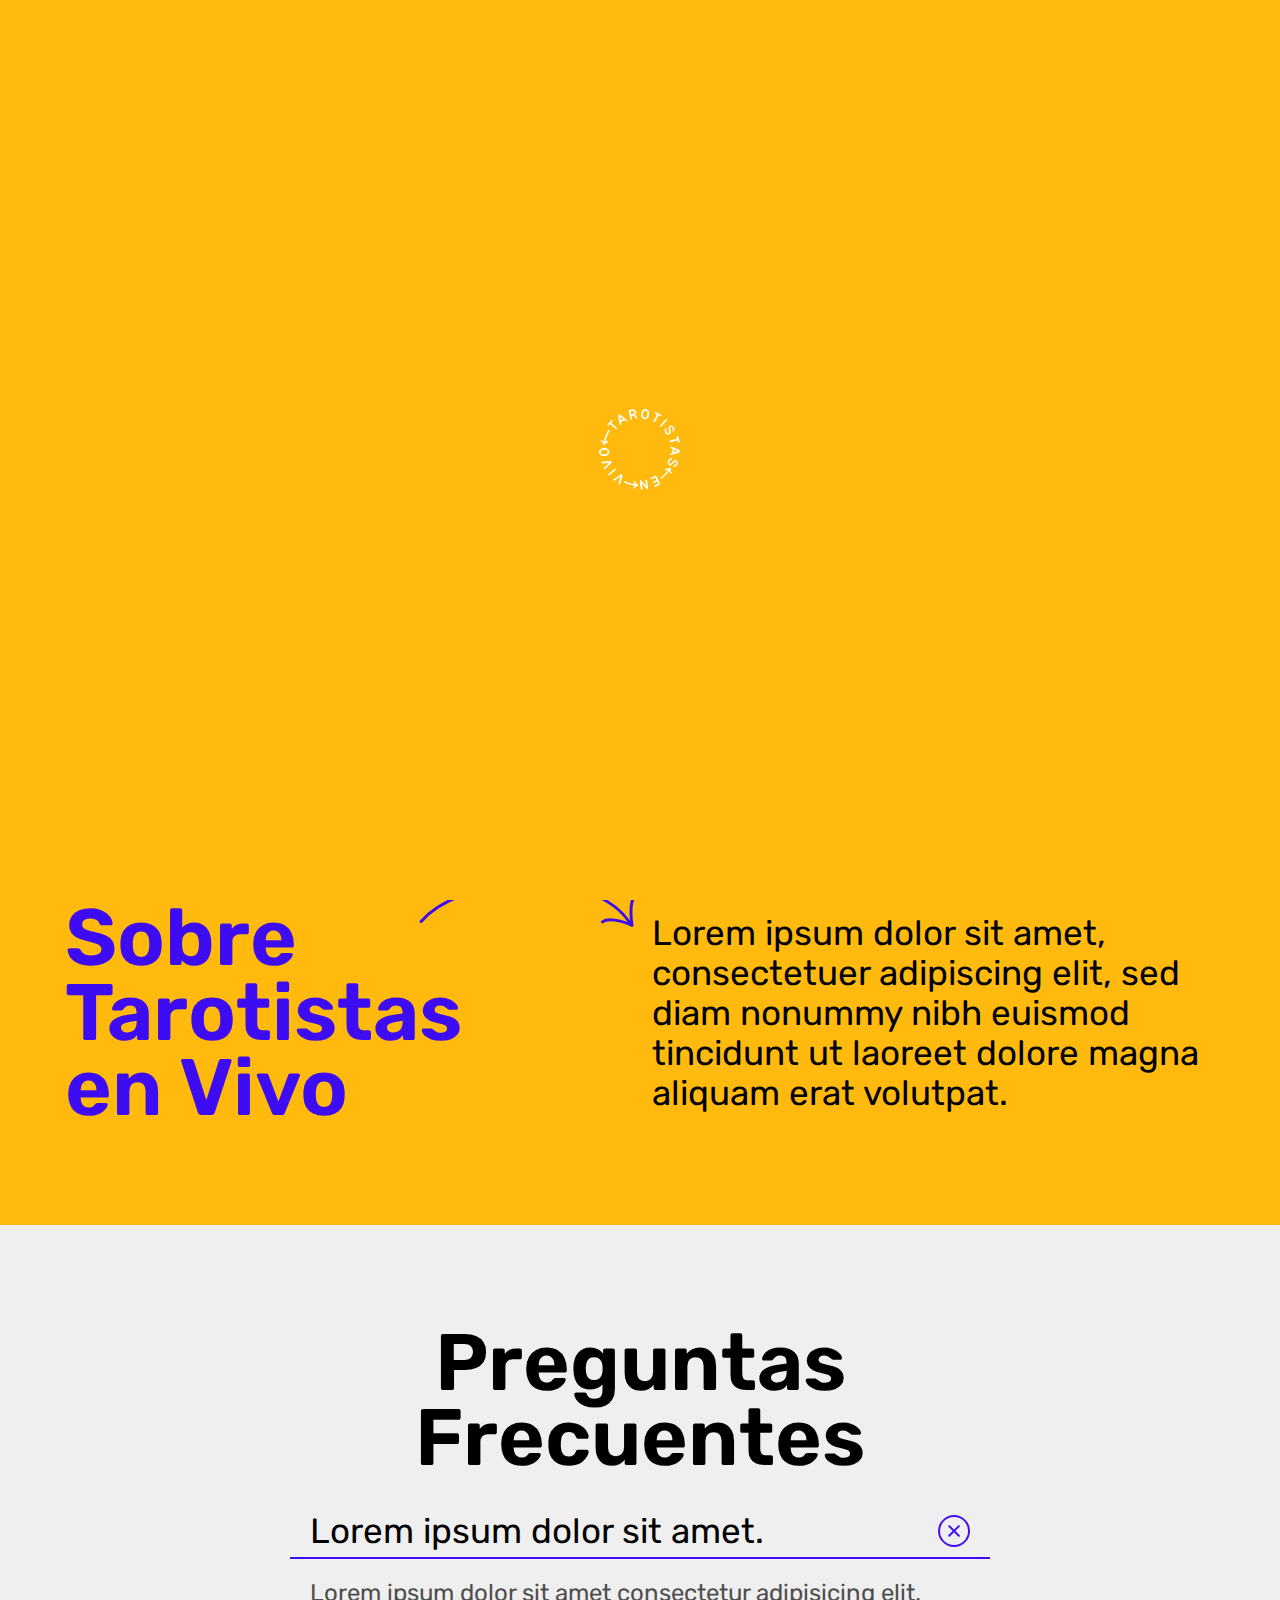
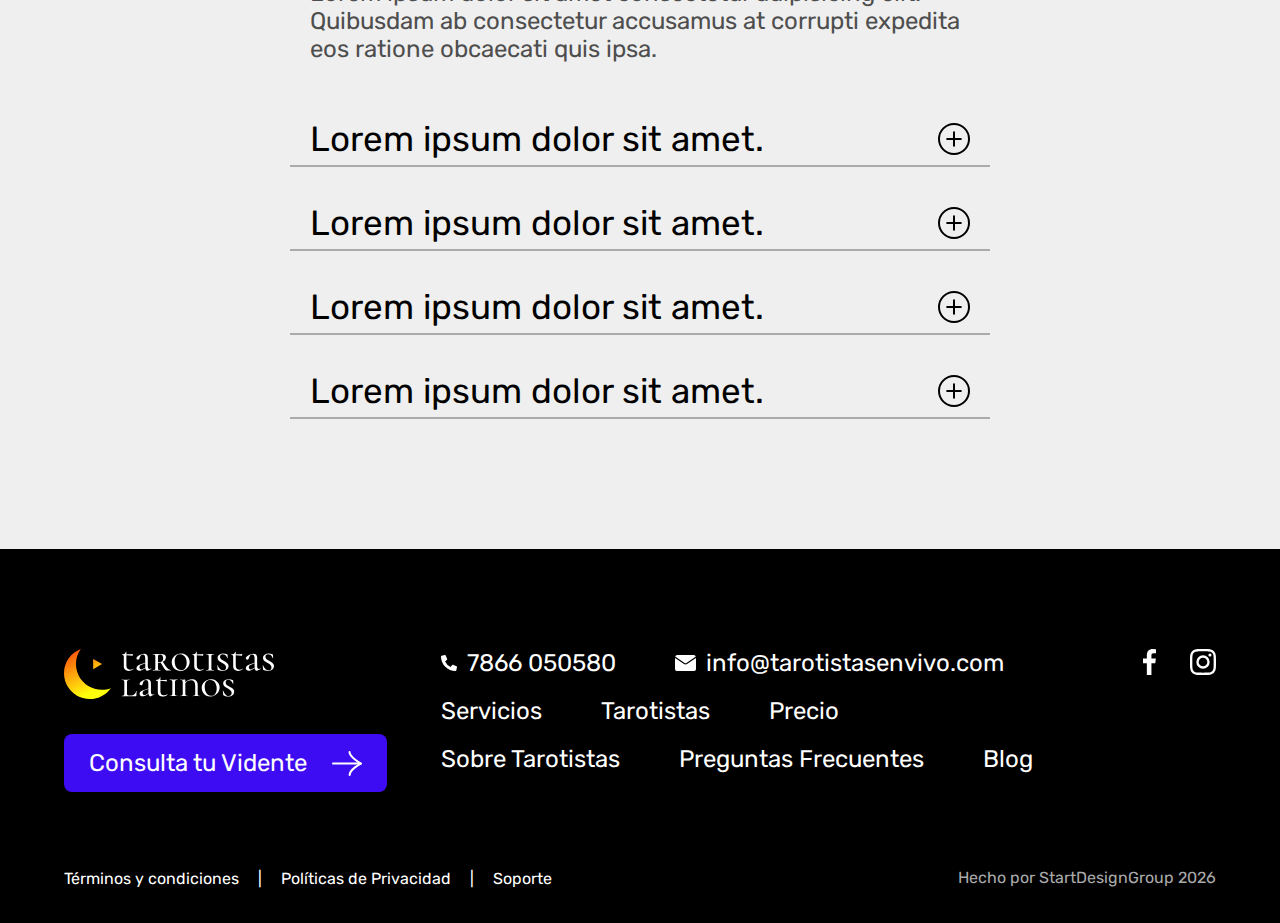
<file: sobre-tarotistas.html>
<!DOCTYPE html>
<html lang="en">

<head>
    <meta charset="UTF-8">
    <meta http-equiv="X-UA-Compatible" content="IE=edge">
    <meta name="viewport" content="width=device-width, initial-scale=1.0">
    <title>Sobre Tarotistas</title>
    <link rel="preconnect" href="https://fonts.googleapis.com">
    <link rel="preconnect" href="https://fonts.gstatic.com" crossorigin>
    <link href="https://fonts.googleapis.com/css2?family=Rubik:wght@300;400;500;600;700;800;900&display=swap"
        rel="stylesheet">
    <link rel="stylesheet" href="./css/base.css">
    <link rel="stylesheet" href="./css/sobre-tarotistas.css">
</head>

<body>
    <!-- LOADING PANO  -->
    <div class="loadingPano">
        <img src="./images/textspin.png">
    </div>
    <!-- LOADING PANO  FIN-->
    <!-- BARRA MENU DESKTOP  -->
    <nav>
        <div class="nav-container">
            <a href="/" class="logo"></a>
            <div class="nav-links">
                <a href="/"><span></span>Llámanos</a>
                <a href="/registro.html"><img src="./images/icons/eye.svg" alt="">Mi Cuenta</a>
                <div class="menu-btn" onclick="menuMobileOnClick()">
                    <div class="textspin"></div>
                    <div class="bar1 bar"></div>
                    <div class="bar2 bar"></div>
                    <div class="bar3 bar"></div>
                </div>
            </div>
        </div>
    </nav>
    <!-- BARRA MENU DESKTOP  FIN-->
    <!-- MENU  -->
    <div class="menu">
        <ul>
            <li><a href="/servicios.html">Servicios</a></li>
            <li><a href="/nuestros-tarotistas.html">Tarotistas</a></li>
            <li><a href="/tarotistas-precios.html">Precios</a></li>
            <li><a href="/sobre-tarotistas.html">Sobre Tarotistas</a></li>
            <li><a href="/">Preguntas Frecuentes</a></li>
            <li><a href="/">Blog</a></li>
        </ul>
    </div>
    <!-- MENU  FIN-->
    <!-- SOBRE TAROTISTAS HEADER  -->
    <div class="sobre-tarotistas-header">
        <div class="container-content sobre-tarotistas-header-flex">
            <div>
                <h1>Evita lo malo y <br> entérate todo lo <br> bueno que tiene <br> tu futuro.</h1>
                <a class="btn btn-blue" href="/">Consulta tu Vidente <img src="./images/icons/arrowwhite.svg"></a>
            </div>
            <div>
                <lottie-player class="sobre-tarotistas-header-anim" src="./images/animaciones/el-mundo.json" speed="1"
                     loop autoplay></lottie-player>
            </div>
        </div>
    </div>
    <!-- SOBRE TAROTISTAS HEADER  -->
    <!-- SOBRE TAROTISTAS ABOUT  -->
    <div class="sobre-tarotistas-about">
        <div class="container-content sobre-tarotistas-about-content">
            <h1>Sobre <br> Tarotistas <br> en Vivo </h1>
            <img src="./images/icons/arrow-blue-turn2.svg" alt="">
            <p>Lorem ipsum dolor sit amet,  consectetuer adipiscing elit, sed diam  nonummy nibh euismod
                tincidunt ut laoreet dolore magna aliquam erat  volutpat.</p>
        </div>
    </div>
    <!-- SOBRE TAROTISTAS ABOUT FIN -->
    <!-- SOBRE TAROTISTAS FAQ  -->
    <div class="sobre-tarotistas-faq">
        <div class="sobre-tarotistas-faq-container">
            <h1>Preguntas <br> Frecuentes</h1>
            <div class="faq">
                <div class="faq-header active">
                    Lorem ipsum dolor sit amet.
                    <img src="./images/icons/close-faq.svg" alt="">
                </div>
                <div class="faq-content active">
                    Lorem ipsum dolor sit amet consectetur adipisicing elit. Quibusdam ab consectetur accusamus at
                    corrupti expedita eos ratione obcaecati quis ipsa.
                </div>
            </div>
            <div class="faq">
                <div class="faq-header">
                    Lorem ipsum dolor sit amet.
                    <img src="./images/icons/close-faq.svg" alt="">
                </div>
                <div class="faq-content">
                    Lorem ipsum dolor sit amet consectetur adipisicing elit. Quibusdam ab consectetur accusamus at
                    corrupti expedita eos ratione obcaecati quis ipsa.
                </div>
            </div>
            <div class="faq">
                <div class="faq-header">
                    Lorem ipsum dolor sit amet.
                    <img src="./images/icons/close-faq.svg" alt="">
                </div>
                <div class="faq-content">
                    Lorem ipsum dolor sit amet consectetur adipisicing elit. Quibusdam ab consectetur accusamus at
                    corrupti expedita eos ratione obcaecati quis ipsa.
                </div>
            </div>
            <div class="faq">
                <div class="faq-header">
                    Lorem ipsum dolor sit amet.
                    <img src="./images/icons/close-faq.svg" alt="">
                </div>
                <div class="faq-content">
                    Lorem ipsum dolor sit amet consectetur adipisicing elit. Quibusdam ab consectetur accusamus at
                    corrupti expedita eos ratione obcaecati quis ipsa.
                </div>
            </div>
            <div class="faq">
                <div class="faq-header">
                    Lorem ipsum dolor sit amet.
                    <img src="./images/icons/close-faq.svg" alt="">
                </div>
                <div class="faq-content">
                    Lorem ipsum dolor sit amet consectetur adipisicing elit. Quibusdam ab consectetur accusamus at
                    corrupti expedita eos ratione obcaecati quis ipsa.
                </div>
            </div>
        </div>
    </div>
    <!-- SOBRE TAROTISTAS FAQ  FIN-->
    <!-- FOOTER  -->
    <footer>
        <div class="container-footer">
            <div class="mainfooter">
                <div class="mainfooter-logo">
                     <!-- <img src="./images/logo.png" alt="logo-tarotistas-en-vivo"> -->
                     <img src="./images/logos/tarotistas-latinos-whiteldpi.svg" alt="">
                    <a class="btn btn-blue" href="/nuestros-tarotistas.html">Consulta tu Vidente <img
                            src="./images/icons/arrowwhite.svg" alt="colsulta-tu-vidente"></a>
                </div>
                <div class="mainfooter-links">
                    <div>
                        <a href="/"><img src="./images/icons/phone-white.svg" alt="llamanos-icon">7866 050580</a>
                        <a href="/"><img src="./images/icons/mail.svg"
                                alt="correo-tarotistas-en-vivo">info@tarotistasenvivo.com</a>
                    </div>
                    <div>
                        <a href="/servicios.html">Servicios</a>
                        <a href="/nuestros-tarotistas.html">Tarotistas</a>
                        <a href="/">Precio</a>
                    </div>
                    <div>
                        <a href="/sobre-tarotistas.html">Sobre Tarotistas</a>
                        <a href="/">Preguntas Frecuentes</a>
                        <a href="/">Blog</a>
                    </div>
                </div>
                <div class="mainfooter-socials">
                    <a href="/" target="_blank"><img src="./images/icons/facebook-logo.svg" alt="facebook-logo"></a>
                    <a href="/" target="_blank"><img src="./images/icons/instagram-logo.svg" alt="instagram-logo"></a>
                </div>
            </div>
            <div class="subfooter">
                <div>
                    <a href="/">Términos y condiciones</a> <span>|</span>
                    <a href="/">Políticas de Privacidad</a> <span>|</span>
                    <a href="/">Soporte</a>
                </div>
                <p>Hecho por StartDesignGroup 
                    <script language="javascript" type="text/javascript">
                        var today = new Date();
                        var year = today.getFullYear();
                        document.write(year);
                    </script>
                </p>
            </div>
        </div>

    </footer>
    <!-- FOOTER FIN -->
    <!-- NAVBAR BOTTOM  MOBILE  -->
    <div class="nav-mobile">
        <div class="btn-menu-mobile-cuenta"><a href="/registro.html"><img src="./images/btn-account-mobile.svg"></a>
        </div>
        <div class="btn-menu-mobile-call"><a href="/"><img src="./images/btn-call-mobile.svg"> </a></div>
        <div class="btn-menu-mobile" onclick="menuMobileOnClick()">
        </div>
    </div>
    <!-- NAVBAR BOTTOM  MOBILE FIN -->
    <!-- SCRIPTS  -->
    <script rel="preconnect" src="https://cdnjs.cloudflare.com/ajax/libs/gsap/3.9.1/gsap.min.js"></script>
    <script rel="preconnect" src="./js/lottie-player.js"></script>
    <script rel="preconnect" src="./js/main.js"></script>
</body>

</html>
</file>
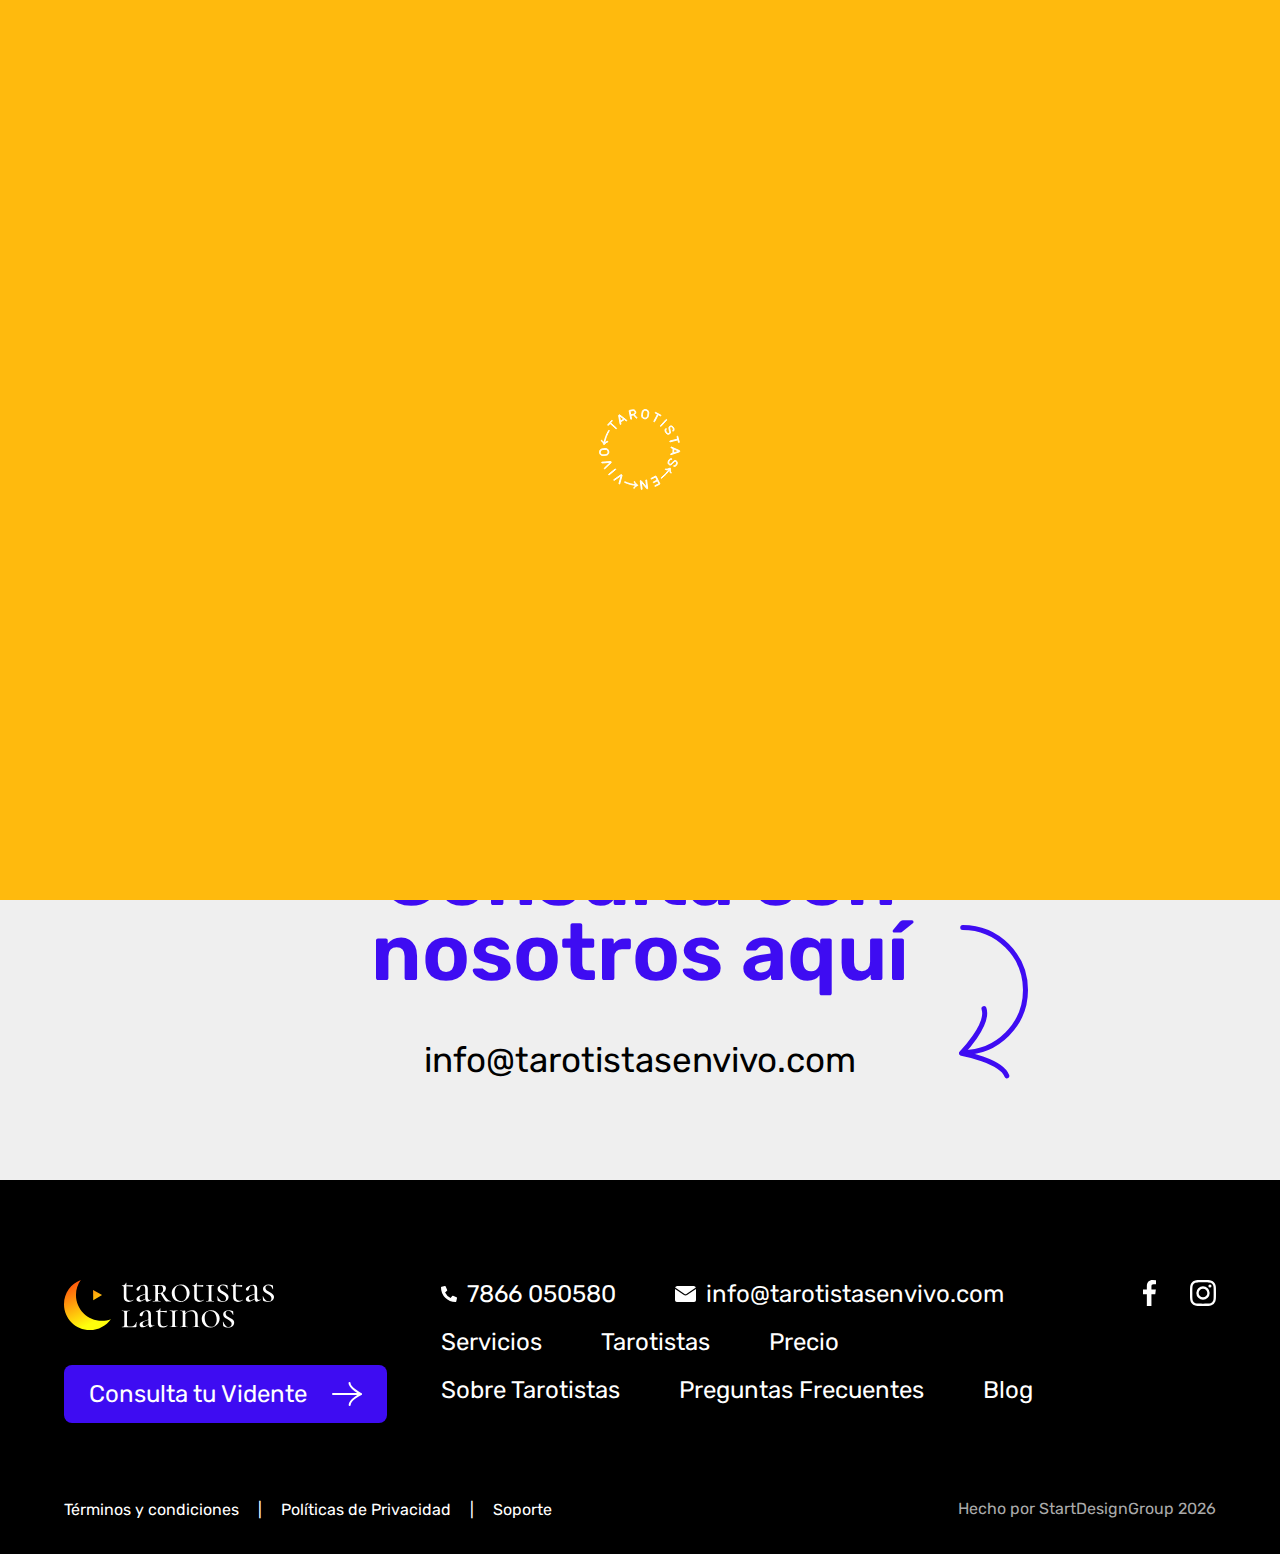
<file: tarotistas-precios.html>
<!DOCTYPE html>
<html lang="en">
<head>
    <meta charset="UTF-8">
    <meta http-equiv="X-UA-Compatible" content="IE=edge">
    <meta name="viewport" content="width=device-width, initial-scale=1.0">
    <title>Document</title>
    <link rel="preconnect" href="https://fonts.googleapis.com">
    <link rel="preconnect" href="https://fonts.gstatic.com" crossorigin>
    <link href="https://fonts.googleapis.com/css2?family=Rubik:wght@300;400;500;600;700;800;900&display=swap"
    rel="stylesheet">
    <link rel="stylesheet" href="./css/base.css">
    <link rel="stylesheet" href="./css/tarotistas-precios.css">
</head>

<body>
    <!-- LOADING PANO  -->
    <div class="loadingPano">
        <img src="./images/textspin.png">
    </div>
    <!-- LOADING PANO  FIN-->
    <!-- BARRA MENU DESKTOP  -->
    <nav>
        <div class="nav-container">
            <a href="/" class="logo"></a>
            <div class="nav-links">
                <a href="/"><span></span>Llámanos</a>
                <a href="/registro.html"><img src="./images/icons/eye.svg" alt="">Mi Cuenta</a>
                <div class="menu-btn" onclick="menuMobileOnClick()">
                    <div class="textspin"></div>
                    <div class="bar1 bar"></div>
                    <div class="bar2 bar"></div>
                    <div class="bar3 bar"></div>
                </div>
            </div>
        </div>
    </nav>
    <!-- BARRA MENU DESKTOP  FIN-->
    <!-- MENU  -->
    <div class="menu">
        <ul>
            <li><a href="/servicios.html">Servicios</a></li>
            <li><a href="/nuestros-tarotistas.html">Tarotistas</a></li>
            <li><a href="/tarotistas-precios.html">Precios</a></li>
            <li><a href="/sobre-tarotistas.html">Sobre Tarotistas</a></li>
            <li><a href="/">Preguntas Frecuentes</a></li>
            <li><a href="/">Blog</a></li>
        </ul>
    </div>
    <!-- MENU FIN -->
    <!-- TAROTISTAS PRECIOS HEADER  -->
    <div class="tarotistas-precios-header">
        <div class=" tarotistas-precios-header-flex">
            <h1>Nuestros <br> precios <img src="./images/icons/moon-full-black.svg" alt="nuestors-precios"></h1>
            <div class="tarifas">
                <div class="tarifa-arcana-mayor">
                    <lottie-player class="tarifas-anim" src="./images/animaciones/planets-3.json"
                    speed="1"  loop autoplay></lottie-player>
                    <img src="./images/icons/tarifa-mayor-icon.svg" alt="tarifa-mayor">
                    <p>Tarifa <br> Arcana Mayor</p>
                    <div class="time">20 min</div>
                    <div class="price">USD 19.5</div>
                    <a class="btn btn-blue" href="/">Separar cita <img src="./images/icons/arrowwhite.svg" alt="Separar-cita"></a>
                </div>
                <div class="tarifa-arcana-menor">
                    <img src="./images/icons/tarifa-menor-icon.svg" alt="tarifa-menor">
                    <p>Tarifa <br> Arcana Menor</p>
                    <div class="time">10 min</div>
                    <div class="price">USD 9.99</div>
                    <a class="btn btn-black" href="/">Separar cita <img src="./images/icons/arrowwhite.svg" alt="Separar-cita"></a>
                </div>
            </div>
        </div>
    </div>
    <!-- TAROTISTAS PRECIOS HEADER FIN -->
    <!-- TAROTISTAS PRECIOS CONSULTA  -->
    <section class="tarotistas-precios-consulta">
        <div class="container-content">
            <h1>Consulta con <br> nosotros aquí <img src="./images/icons/arrow-blue-turn.svg" alt="consulta-con-nosotros">
            </h1>
            <p>info@tarotistasenvivo.com</p>
        </div>
    </section>
    <!-- TAROTISTAS PRECIOS CONSULTA FIN -->
    <!-- FOOTER  -->
    <footer>
        <div class="container-footer">
            <div class="mainfooter">
                <div class="mainfooter-logo">
                     <!-- <img src="./images/logo.png" alt="logo-tarotistas-en-vivo"> -->
                     <img src="./images/logos/tarotistas-latinos-whiteldpi.svg" alt="">
                    <a class="btn btn-blue" href="/nuestros-tarotistas.html">Consulta tu Vidente <img
                            src="./images/icons/arrowwhite.svg" alt="colsulta-tu-vidente"></a>
                </div>
                <div class="mainfooter-links">
                    <div>
                        <a href="/"><img src="./images/icons/phone-white.svg" alt="llamanos-icon">7866 050580</a>
                        <a href="/"><img src="./images/icons/mail.svg"
                                alt="correo-tarotistas-en-vivo">info@tarotistasenvivo.com</a>
                    </div>
                    <div>
                        <a href="/servicios.html">Servicios</a>
                        <a href="/nuestros-tarotistas.html">Tarotistas</a>
                        <a href="/">Precio</a>
                    </div>
                    <div>
                        <a href="/sobre-tarotistas.html">Sobre Tarotistas</a>
                        <a href="/">Preguntas Frecuentes</a>
                        <a href="/">Blog</a>
                    </div>
                </div>
                <div class="mainfooter-socials">
                    <a href="/" target="_blank"><img src="./images/icons/facebook-logo.svg" alt="facebook-logo"></a>
                    <a href="/" target="_blank"><img src="./images/icons/instagram-logo.svg" alt="instagram-logo"></a>
                </div>
            </div>
            <div class="subfooter">
                <div>
                    <a href="/">Términos y condiciones</a> <span>|</span>
                    <a href="/">Políticas de Privacidad</a> <span>|</span>
                    <a href="/">Soporte</a>
                </div>
                <p>Hecho por StartDesignGroup 
                    <script language="javascript" type="text/javascript">
                        var today = new Date();
                        var year = today.getFullYear();
                        document.write(year);
                    </script>
                </p>
            </div>
        </div>

    </footer>
    <!-- FOOTER FIN -->
    <!-- NAVBAR BOTTOM  MOBILE  -->
    <div class="nav-mobile">
        <div class="btn-menu-mobile-cuenta"><a href="/registro.html"><img src="./images/btn-account-mobile.svg"></a>
        </div>
        <div class="btn-menu-mobile-call"><a href="/"><img src="./images/btn-call-mobile.svg"> </a></div>
        <div class="btn-menu-mobile" onclick="menuMobileOnClick()">
        </div>
    </div>
    <!-- NAVBAR BOTTOM  MOBILE FIN -->
    <script src="https://cdnjs.cloudflare.com/ajax/libs/gsap/3.9.1/gsap.min.js"></script>
    <script src="./js/lottie-player.js"></script>
    <script src="./js/main.js"></script>
</body>
</html>
</file>
<file: css/base.css>
*,
*::after,
*::before {
    margin: 0;
    padding: 0;
    box-sizing: border-box;
    font-family: var(--text-rubik);
}

:root {
    --color-blue: #3E0CF2;
    --color-yellow: #FFBA0D;
    --color-purple: #B47BFF;
    --color-grey-light: #EFEFEF;
    --text-rubik: 'Rubik', sans-serif;
    --text-light: 300;
    --text-regular: 400;
    --text-medium: 500;
    --text-semibold: 600;
    --text-bold: 700;
    --text-extrabold: 800;
    --text-black: 900;
}
/* body {
    scrollbar-width: thin;          
    scrollbar-color: blue orange;   
}

body::-webkit-scrollbar {
    width: 12px;
}

body::-webkit-scrollbar-track {
    background: var(--color-yellow);
}

body::-webkit-scrollbar-thumb {
    background-color: var(--color-blue);
    border-radius: 20px;
    border: 3px solid var(--color-yellow);
} */

/* CONTAINER  */
.container-content {
    width: 1150px;
    margin-left: auto;
    margin-right: auto;
}
@media (max-width:1200px) {
    .container-content {
        width: 85%;
    }
}
@media (max-width:992px) {
    .container-content {
        width: 90%;
    }
}
@media (max-width:360px) {
    .container-content {
        width: 95%;
    }
}
/* CONTAINER FIN */
h1 {
    font-size: 80px;
    line-height: 75px;
    font-family: var(--text-rubik);
    font-weight: var(--text-semibold);
}
h3{
    font-size: 24px;
    font-weight: var(--text-regular);
    font-family: var(--text-rubik);
}
p {
    font-size: 35px;
    line-height: 40px;
    font-family: var(--text-rubik);
    font-weight: var(--text-regular);
}
.text-blue{
    color: var(--color-blue);
}
@media (max-width:992px) {
    h1 {
        font-size: 35px;
        line-height: 40px;
    }
    h3{
        font-size: 16px;
    }
    p {
        font-size: 24px;
        line-height: 30px;
    }
}


.btn-box-center {
    display: flex;
    justify-content: center;
}

.btn {
    color: #fff;
    text-align: center;
    display: inline-flex;
    align-items: center;
    border-radius: 8px;
    padding: 15px 25px;
    font-size: 24px;
    cursor: pointer;
    font-family: var(--text-rubik);
    font-weight: var(--text-regular);
    text-decoration: none;
}

.btn-black {
    background-color: #000;
}

.btn-blue {
    background-color: var(--color-blue);
}

.btn img {
    margin-left: 25px;
    transition: .3s ease-out transform;
}

.btn:hover img {
    transform: translateX(10px);
}

@media (max-width:688px) {
    .btn-box-center {
        justify-content: start;
    }

    .btn {
        font-size: 16px;
    }

    .btn img {
        height: 20px;
        margin-left: 15px;
    }
}


/* LOADING PANO   */
.loadingPano {
    width: 100%;
    height: 100vh;
    background-color: var(--color-yellow);
    display: flex;
    justify-content: center;
    align-items: center;
    z-index: 50;
    position: fixed;
}

.loadingPano img {
    animation: rotatetext 5s infinite linear;
}

/* LOADING PANO  FIN */
/* NAVBAR  */
.nav-container {
    width: 1300px;
    margin-left: auto;
    margin-right: auto;
    display: flex;
    justify-content: space-between;
    align-items: center;
}

nav {
    position: fixed;
    top: 0;
    left: 0;
    width: 100%;
    z-index: 20;
    padding-top: 10px;
    padding-bottom: 10px;
    transition: all .2s ease-out;
}

nav.sticky {
    background-color: var(--color-blue);
    box-shadow: rgba(13, 38, 76, 0.19) 0px 9px 20px;
}

nav .logo {
    height: 60px;
    width: 230px;
    display: inline-block;
    background-image: url(../images/logos/tarotistas-latinos-whiteldpi.svg);
    background-position: center;
    background-repeat: no-repeat;
    background-size: contain;
}

.nav-links {
    display: flex;
    align-items: center;
}

.nav-links a {
    text-decoration: none;
    color: #fff;
    font-family: 'Rubik', sans-serif;
    display: inline-flex;
    align-items: center;
    justify-content: center;
    padding: 17px 20px;
    border-radius: 8px;
    font-size: 20px;
}

.nav-links a:nth-child(1) {
    box-shadow: inset 0 0 0 2px #fff;
    transition: .2s;
}

.nav-links a:nth-child(1) span {
    width: 20px;
    height: 20px;
    background-image: url(../images/icons/phone-white.svg);
    background-position: center;
    background-repeat: no-repeat;
    background-size: contain;
    margin-right: 15px;
}

.nav-links a:nth-child(2) {
    background-color: #000;
    margin-left: 15px;
}

.nav-links a img {
    margin-right: 15px;
    height: 20px;
}

@media (max-width:1300px) {
    .nav-container {
        width: 90%;
    }
}

@media (max-width:992px) {
    .nav-container {
        width: 85%;
    }

    .nav-links {
        display: none;
    }

    nav {
        background-color: #fff;
    }

    nav.sticky {
        background-color: #fff;
    }

    nav .logo {
        background-image: url(../images/logos/tarotistas-latinos-grayldpi.svg);
    }
}

@media (max-width:768px) {
    nav {
        padding-top: 5px;
        padding-bottom: 5px;
    }

    nav .logo {
        height: 50px;
        width: 130px;
    }
}

.menu-btn {
    height: 70px;
    width: 70px;
    margin-left: 50px;
    position: relative;
    display: flex;
    justify-content: center;
    align-items: center;
    flex-direction: column;
    cursor: pointer;
}

.menu-btn .textspin {
    position: absolute;
    width: 100%;
    height: 100%;
    background: url(../images/textspin.png);
    background-position: center;
    background-repeat: no-repeat;
    background-size: cover;
    animation: rotatetext 10s infinite linear;
}

@keyframes rotatetext {
    0% {
        transform: rotate(360deg);
    }

    100% {
        transform: rotate(0deg);
    }
}

.menu-btn .bar {
    background-color: #fff;
    width: 20px;
    height: 2.5px;
    transition: .5s ease transform;
}

.menu-btn .bar2 {
    margin-top: 4px;
    margin-bottom: 4px;
}

.menu-btn.change .bar1 {
    transform: translateY(6px) rotateZ(-45deg);
}

.menu-btn.change .bar2 {
    opacity: 0;
}

.menu-btn.change .bar3 {
    transform: translateY(-6px) rotateZ(45deg);
}

/* NAVBAR  FIN*/
/* MENU  */
.menu {
    width: 100%;
    min-height: 100vh;
    z-index: 15;
    position: fixed;
    display: none;
    background: rgba(53, 53, 53, .7);
    backdrop-filter: blur(20px);
    -webkit-backdrop-filter: blur(20px);
    align-items: center;
    justify-content: flex-end;
}

.menu ul {
    margin-right: 230px;
}

.menu li {
    list-style: none;
    text-align: right;
    transition: .2s ease-in-out transform, .2s ease-out color;
}

.menu li:hover {
    transform: translateX(-20px);
}

.menu a {
    color: #fff;
    text-decoration: none;
    font-family: var(--text-rubik);
    font-size: 60px;
}

.menu li:hover a {
    color: var(--color-yellow);
}

@media (max-width:1300px) {
    .menu ul {
        margin-right: 180px;
    }
}

@media (max-width:992px) {
    .menu ul {
        margin-right: 13%;
        margin-left: 13%;
    }

    .menu a {
        font-size: 35px;
        display: inline-block;
        margin-top: 5px;
        margin-bottom: 5px;
    }
}

@media (max-width:430px) {
    .menu ul {
        margin-right: 25px;
        margin-left: 25px;
    }
}

/* MENU FIN */

/* FOOTER  */
footer {
    background-color: #000;
    font-family: var(--text-rubik);
    padding-top: 100px;
}

.container-footer {
    width: 1300px;
    margin-left: auto;
    margin-right: auto;
}

.mainfooter {
    display: flex;
    justify-content: space-between;
}

.mainfooter-logo>img {
    height: 50px;
    display: block;
}

.mainfooter-logo .btn {
    margin-top: 35px;
}

.mainfooter-links>div {
    margin-bottom: 20px;
}

.mainfooter-links a {
    color: #fff;
    text-decoration: none;
    font-size: 1.5em;
    font-weight: var(--text-regular);
    margin-right: 55px;
}

.mainfooter .mainfooter-links a img {
    margin-right: 10px;
    height: 16px;
}

.mainfooter-socials a img {
    height: 26px;
}

.mainfooter-socials a:first-of-type {
    margin-right: 30px;
}


.subfooter {
    display: flex;
    justify-content: space-between;
    align-items: center;
    padding-top: 65px;
    padding-bottom: 25px;
}

.subfooter a {
    text-decoration: none;
    color: #fff;
    font-size: 1em;
    font-weight: var(--text-regular);
}

.subfooter span {
    color: #fff;
    font-size: 1em;
    margin-left: 15px;
    margin-right: 15px;
}

.subfooter p {
    color: #aaa;
    font-size: 16px;
    font-weight: var(--text-regular);
}

@media (max-width:1300px) {
    .container-footer {
        width: 90%;
    }

    .mainfooter {
        flex-wrap: wrap;
    }
}

@media (max-width:1200px) {
    .mainfooter {
        gap: 50px;
    }
}

@media (max-width:992px) {
    footer {
        padding-top: 70px;
    }

    .container-footer {
        width: 85%;
    }

    .mainfooter {
        flex-direction: column;
    }

    .mainfooter-logo>img {
        height: 40px;
    }

    .mainfooter-logo .btn {
        margin-bottom: 30px;
    }

    .mainfooter-links a {
        display: block;
        font-size: 16px;
        margin-top: 20px;
        margin-bottom: 20px;
    }

    .mainfooter-socials {
        margin-top: 30px;
    }

    .subfooter {
        padding-bottom: 100px;
        flex-direction: column;
        align-items: initial;
    }

    .subfooter a {
        display: block;
        margin-top: 10px;
        margin-bottom: 10px;
    }

    .subfooter span {
        display: none;
    }

    .subfooter p {
        margin-top: 50px;
        text-align: center;
    }
}

/* FOOTER FIN  */
/* NAVBAR BOTTOM MOBILE  */
.nav-mobile {
    background-color: #e6e6e6;
    justify-content: space-around;
    align-items: center;
    position: fixed;
    bottom: 0;
    left: 0;
    width: 100%;
    display: none;
    /* height: 60px; */
    z-index: 31;
    padding-top: 10px;
    padding-bottom: 10px;
    transition: .2s ease background-color;
}

.nav-mobile.active {
    background-color: transparent
}

.btn-menu-mobile-cuenta {
    transition: .2s ease opacity;
}

.btn-menu-mobile-cuenta.active {
    opacity: 0;
    pointer-events: none;
}

.btn-menu-mobile-call {
    transition: .2s ease opacity;

}

.btn-menu-mobile-call.active {
    opacity: 0;
    pointer-events: none;
}

.btn-menu-mobile {
    width: 47px;
    height: 47px;
    background-image: url(../images/btn-menu-mobile.svg);
    background-position: center;
    background-repeat: no-repeat;
    background-size: cover;
    position: relative;
    transition: .2s ease;
}

.btn-menu-mobile.active {
    z-index: 30;
    background-image: url(../images/btn-menu-mobile-close.svg);
}

@media (max-width:992px) {
    .nav-mobile {
        display: flex;
    }

    .mainfooter-links>div {
        margin-bottom: 0px;
    }
}

/* NAVBAR BOTTOM MOBILE FIN */
</file>
<file: css/index.css>
/* SECCION HEADER  */
.seccion-header {
    position: relative;
    background-color: var(--color-blue);
    overflow: hidden;
    padding-top: 160px;
    width: 100%;
}

.header-anim-de-letras {
    transform: translateX(-50px);
    width: 105%;
    height: auto;
}

.header-anim-effect {
    position: absolute;
    top: 90px;
    left: -50px;
    height: 300px;
    width: auto;
}

.header-anim-star1 {
    position: absolute;
    top: 90px;
    left: 25%;
    width: auto;
    height: 30px;
}

.header-anim-star2 {
    position: absolute;
    top: 50%;
    right: 25%;
    width: auto;
    height: 30px;
}

.header-anim-star {
    position: absolute;
    top: 15%;
    right: 10%;
    width: auto;
    height: 80px;
}

.header-anim-stroke {
    position: absolute;
    bottom: 35%;
    right: 0;
    width: auto;
    height: 100px
}

.header-anim-triangle-yellow {
    position: absolute;
    top: 55%;
    left: 20%;
    animation: float1 5s infinite linear;
}

@keyframes float1 {
    0% {
        transform: translateY(20px);
    }

    50% {
        transform: translateY(0px);
    }

    100% {
        transform: translateY(20px);
    }
}

.seccion-header h1 {
    text-align: center;
    color: #fff;
}

.seccion-header h1::selection {
    background-color: var(--color-yellow);
    color: var(--color-blue);
}

.seccion-header h1 img {
    height: 70px;
    user-select: none;
}

.seccion-header .btn {
    margin-top: 50px;
}

.br-mobile {
    display: none;
}

@media (max-width:1300px) {
    .header-anim-de-letras {
        width: 110%;
    }
}

@media (max-width:1100px) {
    .header-anim-stroke {
        max-width: 140px;
        transform: translateX(50%);
    }

    .header-anim-effect {
        top: 5%;
        left: -50px;
        max-width: 180px;
    }
}

@media (max-width:992px) {
    .seccion-header h1 {
        font-size: 80px;
    line-height: 75px;
    }
    .header-anim-triangle-yellow {
        left: 10%;
        top: 70%;
    }
}

@media (max-width:688px) {
    .seccion-header {
        padding-top: 0px;
        padding-bottom: auto;
        height: 100vh;
        display: inline-flex;
        align-items: center;
    }

    .seccion-header h1 {
        text-align: left;
        font-size: 35px;
        line-height: 40px;
    }

    .seccion-header h1 img {
        height: 35px;
    }

    .header-anim-star1 {
        left: 35%;
    }

    .header-anim-star2 {
        right: 10%;
    }

    .header-anim-star {
        right: -25px;
        max-width: 50px;
    }

    .header-anim-stroke {
        display: none;
    }

    .header-anim-triangle-yellow {
        top: 80%;
    }

    .header-anim-de-letras {
        display: none;
    }

    .br-mobile {
        display: block;
    }
}

/* SECCION HEADER FIN  */
/*HOME SECCION  SERVICIOS  */
.seccion-servicios {
    padding-top: 200px;
    padding-bottom: 100px;
    width: 100%;
    position: relative;
    background-color: #EFEFEF;
}

.seccion-servicios::after {
    content: '';
    position: absolute;
    top: -1px;
    left: 0;
    right: 0;
    margin-left: auto;
    margin-right: auto;
    background-color: var(--color-blue);
    width: 90px;
    height: 30px;
    clip-path: polygon(100% 0, 0 0, 50% 100%);
}

.servicios-back-text {
    position: absolute;
    display: block;
    top: 290px;
    left: 0;
    right: 0;
    color: #000;
    font-size: 200px;
    line-height: 0;
    text-transform: uppercase;
    text-align: center;
    font-family: var(--text-rubik);
    letter-spacing: 30px;
    user-select: none;
}

.seccion-servicios h1 {
    display: none;
    text-align: center;
    margin-bottom: 40px;
}

.servicios-items {
    position: relative;
    width: 1100px;
    margin-left: auto;
    margin-right: auto;
    display: flex;
    justify-content: space-between;
}

.servicio-item-img {
    background: rgba(255, 255, 255, 0.6);
    backdrop-filter: blur(15px);
    -webkit-backdrop-filter: blur(15px);
    -moz-backdrop-filter: blur(15px);
    border-radius: 22px;
    -moz-border-radius: 22px;
    width: 260px;
    height: 280px;
    display: flex;
    justify-content: center;
    align-items: center;
}

.servicio-item-img img {
    padding: 1em;
    width: 100%;
}

.servicio-item p {
    text-align: center;
    margin-top: 20px;
}

.seccion-servicios .btn {
    margin-top: 40px;
}

.home-servicios-slides-mobile {
    display: none;
}

.home-servicios-slides-mobile-item {
    width: 70%;
}

.home-servicios-slides-mobile-item-img {
    background-color: #fff;
    border-radius: 10px;
    -moz-border-radius: 10px;
}

.home-servicios-slides-mobile-item img {
    width: 100%;
    padding: 1.5em;
}

.home-servicios-slides-mobile-item p {
    text-align: center;
    margin-top: 20px;
}

@media (max-width:1300px) {
    .servicios-back-text {
        font-size: 150px;
    }
}

@media (max-width:1100px) {
    .servicios-back-text {
        font-size: 130px;
    }
    .servicios-items {
        width: 90%;
    }
}

@media (max-width:992px) {
    .seccion-servicios {
        padding-top: 70px;
        padding-bottom: 70px;
    }

    .servicios-back-text {
        display: none;
    }
    .seccion-servicios .btn-box-center {
        justify-content: center;
    }
    .servicio-item-img{
        width: 200px;
        height: 200px;
    }
}

@media (max-width:688px) {
    .seccion-servicios h1 {
        display: block;
    }

    .servicios-items {
        display: none;
    }

    .home-servicios-slides-mobile-item img {
        width: 100%;
    }

    .home-servicios-slides-mobile {
        display: block;
    }
}

/* SECCION SERVICIOS FIN  */
/* SECCION PASOS  */
.seccion-pasos {
    background-color: #000;
    width: 100%;
    padding-top: 100px;
    padding-bottom: 100px;
    font-family: var(--text-rubik);
    position: relative;
}

.seccion-pasos h1 {
    text-align: center;
    color: var(--color-blue);
}

.seccion-pasos-eye {
    width: 777px;
    height: 471px;
    position: relative;
    display: flex;
    justify-content: center;
    align-items: center;
    margin-right: auto;
    margin-left: auto;
    margin-top: 50px;
    margin-bottom: 50px;
}
.anim-steps-eye{
    width: auto;
    height: 150px;
}
.anim-steps {
    position: absolute;
    top: 50px;
    bottom: 0;
    left: 0;
    right: 0;
    margin: auto;
    height: 120%;
    width: auto;
    z-index: 2;
}

.pasos-anim-star-blue {
    position: absolute;
    left: 10%;
    top: 60%;
}

.pasos-anim-star-red {
    position: absolute;
    right: 10%;
    top: 50%;
}

.pasos-anim-right {
    position: absolute;
    bottom: 5%;
    left: 5%;
    width: 100%;
}

.pasos-anim-left {
    position: absolute;
    right: 0;
    top: 0;
    width: 100%;
}

.pasos-anim-star-green {
    position: absolute;
    top: 20%;
    left: 7%;
}
.step{
    position: absolute;
    font-family: var(--text-rubik);
    font-size: 24px;
    color: #fff;
    display: none;
}
.step1{
    top: 0;left: 0;
}
.step1 span{
    color: var(--color-yellow);
}
.step2{
    top: 50%;
    transform: translateY(-50%);
    right: 0;
}
.step2 span{
    color: red;
}
.step3{
    bottom: 0;left: 0;
}
.step3 span{
    color: var(--color-purple);
}
.arrow-white-top-mobile, .arrow-white-bottom-mobile{
    display: none;
}
@media (max-width:992px) {
    .seccion-pasos-eye {
        width: 90%;
    }
}

@media (max-width:688px) {
    .seccion-pasos {
        padding-top: 70px;
        padding-bottom: 70px;
    }

    .seccion-pasos h1 {
        text-align: left;
    }

    .anim-steps {
        display: none;
    }
    .step{
        display: block;
    }
    .seccion-pasos-eye {
        justify-content: flex-start;
    }
    .anim-steps-eye{
        height: 120px;
    }
    .arrow-white-top-mobile{
        display: block;
        position: absolute;
        right: 100px;
        top: 15%;
    }
    .arrow-white-bottom-mobile{
        display: block;
        position: absolute;
        right: 100px;
        top: 70%;
        transform: rotate(65deg);
    }
    .pasos-anim-star-blue {
        left: 90%;
        top: 81%;
    }
    .pasos-anim-star-green {
        position: absolute;
        top: 15%;
        left: 7%;
    }
    .pasos-anim-star-red {
        position: absolute;
        right: 10%;
        top: 40%;
    }
}
@media (max-width:360px) {
    .step{
        font-size: 16px;
    }
    .arrow-white-top-mobile, .arrow-white-bottom-mobile{
        right: 70px;
    }
}
/* SECCION PASOS FIN  */
/* SECCION-TAROTISTAS  */
.seccion-tarotistas {
    padding-top: 100px;
    padding-bottom: 100px;
}

.seccion-tarotistas-items {
    margin-top: 60px;
    display: grid;
    grid-template-columns: repeat(3, 1fr);
    gap: 10px;
    width: 1280px;
    margin-left: auto;
    margin-right: auto;
}

.seccion-tarotistas-item {
    display: grid;
    grid-template-columns: repeat(2, 1fr);
    gap: 10px;
}
.seccion-tarotistas-item-img{
    -webkit-mask: url(../images/blackmask.png);
    -webkit-mask-size: 100%;
    -webkit-mask-repeat: no-repeat;
}
.seccion-tarotistas-item-img:hover img{
    transform: scale(1.05);
}
.seccion-tarotistas-item-img img {
    width: 100%;
    transition: .2s cubic-bezier(0.175, 0.885, 0.32, 1.275) transform;
}

.seccion-tarotistas-item-content {
    font-family: var(--text-rubik);
}

.seccion-tarotistas-item-content .like {
    font-size: 24px;
    font-weight: var(--text-bold);
}

.seccion-tarotistas-item-content h4 {
    font-size: 35px;
    font-weight: var(--text-semibold);
}

.seccion-tarotistas-item-content p {
    font-size: 24px;
    line-height: 30px;
    margin-bottom: 15px;
}

.seccion-tarotistas-item-content>a {
    display: inline-block;
    text-decoration: none;
    border-radius: 5px;
    -moz-border-radius: 5px;
    padding: 13px 15px;
    font-size: 24px;
}

.seccion-tarotistas-item-content a:first-of-type {
    background-color: #000;
    color: #fff;
    margin-right: 7px;
}

.seccion-tarotistas-item-content a:last-of-type {
    box-shadow: inset 0 0 0 2px #000;
    color: #000;
}

.home-tarotistas-slides-mobile {
    display: none;
    margin-top: 30px;
}

.home-tarotistas-slides-mobile-card {
    max-width: 100%;
    margin-right: 20px;
    margin-left: 20px;
    border-radius: 15px;
    -moz-border-radius: 15px;
    display: grid;
    grid-template-columns: repeat(2, 1fr);
    gap: 20px;
    padding: 10px 5px;
    box-shadow: rgba(0, 0, 0, 0.16) 0px 1px 4px;
}
.home-tarotistas-slides-mobile-card-img{
    -webkit-mask: url(../images//blackmask.png);
    -webkit-mask-size: 100%;
    -webkit-mask-repeat: no-repeat;
}

.home-tarotistas-slides-mobile-card-img img {
    width: 100%;
}

.home-tarotistas-slides-mobile-card-content .like {
    font-size: 16px;
    font-weight: var(--text-bold);
    font-family: var(--text-rubik);
    margin-bottom: 15px;
}

.home-tarotistas-slides-mobile-card-content .like img {
    height: 25px;
}

.home-tarotistas-slides-mobile-card-content .nombre-tarotista {
    font-weight: var(--text-semibold);
}

.home-tarotistas-slides-mobile-card-content .desc-tarotista {
    font-size: 16px;
    font-weight: var(--text-regular);
    line-height: 22px;
    margin-bottom: 15px;
}

.home-tarotistas-slides-mobile-card-content>a {
    padding: 15px;
    text-decoration: none;
    border-radius: 8px;
    -moz-border-radius: 8px;
    display: inline-block;
    font-size: 16px;
    font-weight: var(--text-semibold);
    font-family: var(--text-rubik);
    text-align: center;
}

.home-tarotistas-slides-mobile-card-content .btn-citar {
    background-color: #000;
    color: #fff;
    margin-right: 5px;
}

.home-tarotistas-slides-mobile-card-content .btn-ver {
    background-color: transparent;
    color: #000;
    box-shadow: inset 0 0 0 2px #000;
}

.seccion-tarotistas .btn-box-center {
    justify-content: center;
}

.seccion-tarotistas .btn {
    margin-top: 70px;
}

@media (max-width:1300px) {
    .seccion-tarotistas-items {
        margin-top: 40px;
        grid-template-columns: repeat(2, 1fr);
        gap: 40px;
        width: 80%;
    }

    .seccion-tarotistas-item {
        gap: 15px;
    }
}

@media (max-width:1025px) {
    .seccion-tarotistas-items {
        margin-top: 40px;
        gap: 20px;
        width: 90%;
    }

    .seccion-tarotistas-item {
        /* gap: 100px; */
    }
}

@media (max-width:992px) {
    .seccion-tarotistas {
        padding-top: 70px;
        padding-bottom: 70px;
        gap: 50px;
    }

    .seccion-tarotistas-item {
        gap: 20px;
    }
}

@media (max-width:900px) {
    .seccion-tarotistas-items {
        margin-top: 40px;
        grid-template-columns: repeat(1, 1fr);
        gap: 50px;
        width: 70%;
    }

    .seccion-tarotistas-item {
        gap: 50px;
    }
}

@media (max-width:688px) {
    .seccion-tarotistas-items {
        display: none;
    }

    .home-tarotistas-slides-mobile {
        display: block;
    }

    .seccion-tarotistas .btn {
        margin-top: 40px;
    }
}

@media (max-width:359px) {
    .home-tarotistas-slides-mobile-card-img img {
        margin-top: 10px;
    }

    .home-tarotistas-slides-mobile-card-content .btn-citar {
        margin-bottom: 5px;
        display: block;
        margin-right: 0px
    }

    .home-tarotistas-slides-mobile-card-content .btn-ver {
        display: block;
    }
}

/* SECCION TAROTISTAS FIN  */
/* SECCION TESTIMONIOS  */
.seccion-testimonios {
    position: relative;
    background-color: var(--color-yellow);
    padding-top: 100px;
    padding-bottom: 100px;
    font-family: var(--text-rubik);
    overflow-x: hidden;
}

.seccion-testimonios h1 {
    color: var(--color-blue);
    margin-bottom: 80px;
}

.testimonio-card {
    height: 396px;
    width: 812px;
    max-height: 396px;
    min-height: 396px;
    min-width: 812px;
    max-width: 812px;
    border: 2px solid var(--color-blue);
    background-color: #fff;
    border-radius: 16px;
    -moz-border-radius: 16px;
    padding: 30px 25px;
    display: flex;
    flex-direction: column;
    justify-content: space-between;
}

.testimonio-card p {
    font-weight: var(--text-light);
    margin-top: 15px;
    font-size: 35px;
    line-height: 42px;
}

.testimonio-name {
    font-size: 24px;
    font-weight: var(--text-semibold)
}

.seccion-testimonios>img {
    position: absolute;
    top: 30px;
    right: -90px;
    animation: rotatetext linear infinite 20s;
    z-index: 2;
}

.swiper-testimonio {
    position: relative;
}
.container-swiperTestimonio-btnNextDesktop{
    position: absolute;
    top: 50%;
    transform: translateY(-50%);
    width: calc(812px + 310px) ;
    left: 0;
    right: 0;
    display: block;
    margin-left: auto;
    margin-right: auto;
    z-index: 10;
}

.swiper-testimonio-btn-next-desktop {
    position: relative;
    margin-left: auto;
    width: 114px;
    height: 114px;
    border-radius: 50%;
    -moz-border-radius: 50%;
    border: 2px solid var(--color-blue);
    display: flex;
    justify-content: center;
    align-items: center;
    cursor: pointer;
    overflow: hidden;
    transition: .2s linear transform;
}

.swiper-testimonio-btn-next-desktop img {
    width: 70%;
    user-select: none;
}
.swiper-testimonio-btn-next-desktop:hover img{
    filter: invert(100%) sepia(100%) saturate(0%) hue-rotate(288deg) brightness(102%) contrast(102%);
}
.swiper-testimonio-btn-next-desktop:active {
    transform: scale(.8);
}

.swiper-testimonio-btn-next-desktop::before {
    content: '';
    width: 100%;
    height: 100%;
    border-radius: 50%;
    -moz-border-radius: 50%;
    background-color: var(--color-blue);
    position: absolute;
    z-index: -1;
    left: -100%;
    opacity: 0;
    transition: .2s ease-out left, .3s linear opacity
}

.swiper-testimonio-btn-next-desktop:hover::before {
    left: 0;
    opacity: 1;
}

.home-testimonios-slides-buttons-mobile {
    display: none;
    margin-top: 45px;
}

.swiper-testimonio-btn-prev-mobile {
    margin-right: 10px;
    transition: .2s linear transform;
    cursor: pointer;
}

.swiper-testimonio-btn-prev-mobile:hover {
    opacity: .9;
}

.swiper-testimonio-btn-prev-mobile:active {
    transform: scale(.8);
}

.swiper-testimonio-btn-next-mobile {
    transition: .2s linear transform;
    cursor: pointer;
}

.swiper-testimonio-btn-next-mobile:hover {
    opacity: .9;
}

.swiper-testimonio-btn-next-mobile:active {
    transform: scale(.8);
}

@media (max-width:1300px) {
    .testimonio-card {
        height: 350px;
        width: 50%;
        max-height: 350px;
        min-height: 350px;
        min-width: 50%;
        max-width: 50%;
    }

    .testimonio-card p {
        font-size: 1.5em;
        line-height: 32px;
    }

    .home-testimonios-slides-buttons-mobile {
        display: block;
    }

    .swiper-testimonio-btn-next-desktop {
        display: none;
    }

    .swiper-testimonio .swiper-wrapper {
        margin-left: 50px;
    }

    .seccion-testimonios .swiper-slide-next {
        margin-left: 0px;
    }
}

@media (max-width:992px) {
    .seccion-testimonios {
        padding-top: 70px;
        padding-bottom: 70px;
    }

    .testimonio-card {
        height: 350px;
        width: 60%;
        max-height: 350px;
        min-height: 350px;
        min-width: 60%;
        max-width: 60%;
    }

    .seccion-testimonios h1 {
        margin-bottom: 50px;
    }

    .testimonio-card .testimonio-name {
        font-size: 16px;
    }

    .swiper-testimonio .swiper-wrapper {
        margin-left: 30px;
    }

    .testimonio-textspin {
        display: none;
    }
}

@media (max-width:688px) {
    .testimonio-card {
        height: 500px;
        width: 80%;
        max-height: 500px;
        min-height: 500px;
        min-width: 80%;
        max-width: 80%;
    }

    .swiper-testimonio .swiper-wrapper {
        margin-left: 20px;
    }
}
@media (max-width:360px) {
    .testimonio-card img {
        height: 30px;
        width: 30px;
    }
    .swiper-testimonio .swiper-wrapper {
        margin-left: 10px;
    }
}
@media (max-height:740px) {
    .home-testimonios-slides-buttons-mobile {
        margin-top: 20px;
    }
}
/* SECCION TESTIMONIOS  FIN*/
/* SECCION-PREGUNTAS  */
.seccion-preguntas {
    background-color: #EFEFEF;
    width: 100%;
    padding-top: 100px;
    padding-bottom: 100px;
}

.seccion-preguntas-content {
    display: flex;
    justify-content: space-between;
    align-items: center;
}
.seccion-preguntas-form{
    width: 534px;
}
.seccion-preguntas-img{
    max-width: 400px;
    height: auto;
}
.seccion-preguntas h1 {
    margin-bottom: 40px;
}

.seccion-preguntas h1 img {
    height: 50px;
    margin-left: 15px;
    transform: translateY(10px);
}

.seccion-preguntas .container-input,
.seccion-preguntas .container-textarea {
    position: relative;
}

.seccion-preguntas form input[type=email] {
    background-color: #E6E6E6;
    border-radius: 8px;
    -moz-border-radius: 8px;
    padding-left: 20px;
    padding-right: 50px;
    padding-top: 30px;
    padding-bottom: 8px;
    border: none;
    font-size: 24px;
    font-weight: var(--text-regular);
    font-family: var(--text-rubik);
    background-image: url("../images/icons/email-grey.svg");
    background-repeat: no-repeat;
    background-position: 95% 50%;
    width: 100%;
}

.seccion-preguntas form input[type=email]::placeholder {
    color: transparent;
    user-select: none;
}

.seccion-preguntas form input[type=email]:placeholder-shown~label {
    top: 20px;
    cursor: text;
    font-size: 24px;
}

.container-input label {
    color: #aaa;
    font-size: 16px;
    font-weight: var(--text-regular);
    font-family: var(--text-rubik);
    position: absolute;
    top: 8px;
    left: 20px;
    transition: .1s linear all;
}

.seccion-preguntas form input[type=email]:focus~label {
    top: 8px;
    font-size: 16px;
}

.seccion-preguntas form input[type=email]:focus {
    border: none;
    outline: none;
    box-shadow: inset 0 0 0 2px #000;
    background-color: #fff;
    background-image: url("../images/icons/email-black.svg");
}

.container-textarea {
    margin-bottom: 15px;
}

.container-textarea textarea {
    position: relative;
    overflow: auto;
}

.seccion-preguntas form textarea {
    background-color: #E6E6E6;
    border: none;
    border-radius: 8px;
    -moz-border-radius: 8px;
    padding-top: 30px;
    padding-bottom: 18px;
    padding-left: 20px;
    padding-right: 20px;
    width: 100%;
    height: 168px;
    resize: vertical;
    font-size: 24px;
    font-family: var(--text-rubik);
    font-weight: var(--text-regular);
}

.seccion-preguntas form textarea::placeholder {
    color: transparent;
    user-select: none;
}

.seccion-preguntas form textarea:placeholder-shown~label {
    top: 17px;
    cursor: text;
    font-size: 24px;
}

.container-textarea label {
    color: #aaa;
    font-size: 16px;
    font-weight: var(--text-regular);
    font-family: var(--text-rubik);
    position: absolute;
    top: 8px;
    left: 20px;
    transition: .1s linear all;
}

.seccion-preguntas form textarea:focus~label {
    top: 8px;
    font-size: 16px;
}

.seccion-preguntas form textarea:focus {
    border: none;
    outline: none;
    box-shadow: inset 0 0 0 2px #000;
    background-color: #fff;
}

.container-textarea span {
    position: absolute;
    bottom: 0;
    right: 0;
    margin: 15px 18px;
    font-family: var(--text-rubik);
    font-weight: var(--text-regular);
    font-size: 12px;
    color: transparent;
    user-select: none;
}

.container-textarea textarea:focus~span {
    color: var(--color-blue);
}

.seccion-preguntas form button {
    background-color: #aaa;
    color: #353535;
    border-radius: 8px;
    -moz-border-radius: 8px;
    font-size: 24px;
    font-family: var(--text-rubik);
    font-weight: var(--text-regular);
    border: none;
    padding: 20px 25px;
    cursor: pointer;
    margin-top: 20px;
    display: flex;
    align-items: center;
}

.seccion-preguntas form button img {
    height: 22px;
    margin-left: 20px;
    transition: .2s linear transform;
}

.seccion-preguntas form button:hover img {
    transform: translateX(10px);
}

@media (max-width:992px) {
    .seccion-preguntas {
        padding-top: 70px;
        padding-bottom: 70px;
    }

    .seccion-preguntas h1 {
        margin-bottom: 30px;
    }

    .seccion-preguntas-img {
        display: none;
    }
    .seccion-preguntas-form{
        width: 100%;
    }
    .seccion-preguntas h1 img {
        height: 25px;
        margin-left: 15px;
        transform: translateY(0px);
    }

    .seccion-preguntas form input[type=email] {
        font-size: 16px;
        background-size: 20px;
    }

    .seccion-preguntas form input[type=email]:placeholder-shown~label {
        top: 19px;
        font-size: 16px;
    }
    .container-input label,  .seccion-preguntas form input[type=email]:focus~label{
        top: 7px;
    }
    .container-input label, .seccion-preguntas form input[type=email]:focus~label {
        font-size: 12px;
    }

    .seccion-preguntas form textarea:placeholder-shown~label {
        font-size: 16px;
    }
    .container-textarea label, .seccion-preguntas form textarea:focus~label {
        font-size: 12px;
    }

    .seccion-preguntas form button {
        font-size: 16px;
        padding: 18px 27px;
    }

    .seccion-preguntas form textarea {
        font-size: 16px;
    }
}

@media (max-width:360px) {
    .seccion-preguntas form input[type=email] {
        padding-right: 40px;
    }
    .seccion-preguntas form textarea:placeholder-shown~label, .seccion-preguntas form input[type=email]:placeholder-shown~label {
        /* font-size: 20px; */
    }
}

/* SECCION-PREGUNTAS FIN */
/* SECCION EMPIEZA AQUI */
.seccion-empiezaAqui {
    padding-top: 100px;
    padding-bottom: 100px;
    background-color: var(--color-blue);
}

.seccion-empiezaAqui div>img {
    text-align: center;
    display: block;
    margin-left: auto;
    margin-right: auto;
    margin-bottom: 30px;
}

.seccion-empiezaAqui h1 {
    text-align: center;
    color: var(--color-yellow);
    margin-bottom: 30px;
}

.seccion-empiezaAqui h1::selection {
    background-color: var(--color-yellow);
    color: var(--color-blue);
}

.seccion-empiezaAqui p {
    text-align: center;
    color: #fff;
}

.seccion-empiezaAqui p::selection {
    background-color: #fff;
    color: var(--color-blue);
}

.seccion-empiezaAqui .btn {
    margin-top: 40px;
}

.seccion-empiezaAqui .btn img {
    margin-right: 20px;
    margin-left: 0;
}

.seccion-empiezaAqui .btn:hover img {
    transform: none;
}

@media (max-width:992px) {
    .seccion-empiezaAqui {
        padding-top: 70px;
        padding-bottom: 70px;
    }

    .seccion-empiezaAqui div>img {
        height: 60px;
    }

    .seccion-empiezaAqui .btn-box-center {
        justify-content: center;
    }
}
</file>
<file: css/nuestros-tarotistas.css>
/* NAVBAR  */
.nav-links a:first-of-type {
    color: var(--color-blue);
    box-shadow: inset 0 0 0 2px var(--color-blue);
}

.nav-links a:first-of-type span {
    background-image: url(../images/icons/phone-blue.svg);
}

.menu-btn .textspin {
    filter: invert(1);
}

.menu-btn .bar {
    background-color: #000;
}

nav.active .nav-links a:first-of-type,
nav.sticky .nav-links a:first-of-type {
    color: #fff;
    box-shadow: inset 0 0 0 2px #fff;
}

nav.active .nav-links a:first-of-type span,
nav.sticky .nav-links a:first-of-type span {
    background-image: url(../images/icons/phone-white.svg);
}

nav.active .menu-btn .textspin,
nav.sticky .menu-btn .textspin {
    filter: none;
}

nav.active .menu-btn .bar,
nav.sticky .menu-btn .bar {
    background-color: #fff;
}

/* NAVBAR FIN */

/* SECCION SLIDES  */
.seccion-slides {
    position: relative;
    overflow: hidden;
}

.seccion-slides .slide {
    display: grid;
    grid-template-columns: repeat(2, 1fr);
}

.seccion-slides .slide .slide-img {
    background-repeat: no-repeat;
    background-position: center;
    background-size: cover;
}

.nuestros-tarotistas-slider-btn {
    position: absolute;
    width: 134px;
    height: 134px;
    border-radius: 50%;
    display: flex;
    justify-content: center;
    align-items: center;
    margin: 50px;
    z-index: 2;
    cursor: pointer;
    bottom: 0;
    overflow: hidden;
    user-select: none;
    -webkit-user-select: none;
    -ms-user-select: none;
}

.nuestros-tarotistas-slider-btn:active {
    transform: scale(.95);
}

.nuestros-tarotistas-slider-btn::before {
    content: '';
    position: absolute;
    width: 100%;
    height: 100%;
    border-radius: 50%;
    opacity: 0;
}

.nuestros-tarotistas-slider-btn img {
    width: 60px;
    z-index: 4;
    user-select: none;
}

.nuestros-tarotistas-slider-btn-next {
    right: 0;
    border: 1px solid #000;
}

.nuestros-tarotistas-slider-btn-next::before {
    left: -100%;
    background-color: #000;
    transition: .3s ease-out left, .3s linear opacity;
}

.nuestros-tarotistas-slider-btn-next:hover::before {
    opacity: 1;
    left: 0;
}

.nuestros-tarotistas-slider-btn-next:hover img {
    filter: invert(100%) sepia(4%) saturate(1027%) hue-rotate(272deg) brightness(117%) contrast(100%);
}

.nuestros-tarotistas-slider-btn-prev {
    left: 0;
    border: 1px solid #fff;
}

.nuestros-tarotistas-slider-btn-prev::before {
    right: -100%;
    background-color: var(--color-grey-light);
    transition: .3s ease-out right, .3s linear opacity;
}

.nuestros-tarotistas-slider-btn-prev:hover::before {
    right: 0;
    opacity: 1;
}

.nuestros-tarotistas-slider-btn-prev:hover img {
    filter: invert(75%) sepia(5%) saturate(14%) hue-rotate(339deg) brightness(90%) contrast(95%);
}

.seccion-slides .slide .slide-content {
    padding-left: 110px;
    padding-top: 190px;
    padding-bottom: 100px;
    background-color: #EFEFEF;
    height: 750px;
}

.seccion-slides .slide .slide-content .like {
    font-weight: var(--text-bold);
    font-size: 35px;
    margin-bottom: 30px;
}

.seccion-slides .slide .slide-content p {
    margin-bottom: 20px;
}

.seccion-slides .slide .slide-content p .nombre-tarotista {
    font-weight: var(--text-semibold);
}

.seccion-slides .btn {
    margin-top: 30px;
}

@media (max-width:1200px) {
    .seccion-slides .slide .slide-content {
        padding-left: 80px;
    }
}

@media (max-width:992px) {
    .seccion-slides {
        padding-top: 75px;
    }

    .seccion-slides .slide .slide-content {
        padding-left: 50px;
        padding-top: 60px;
        padding-bottom: 50px;
        height: 550px;
    }

    .nuestros-tarotistas-slider-btn {
        width: 64px;
        height: 64px;
    }

    .nuestros-tarotistas-slider-btn img {
        width: 40px;
    }

    .nuestros-tarotistas-slider-btn-next {
        right: initial;
        left: 100px;
        border: 2px solid #fff;
    }

    .nuestros-tarotistas-slider-btn-next img {
        filter: invert(100%) sepia(4%) saturate(1027%) hue-rotate(272deg) brightness(117%) contrast(100%);
    }

    .nuestros-tarotistas-slider-btn-prev {
        border: 2px solid #fff;
    }

    .nuestros-tarotistas-slider-btn::before {
        display: none;
    }

    .nuestros-tarotistas-slider-btn-prev:hover img {
        filter: none;
    }

}

@media (max-width:688px) {
    .seccion-slides {
        padding-top: 50px;
        height: auto;
    }

    .seccion-slides .slide {
        grid-template-columns: repeat(1, 1fr);
    }

    .seccion-slides .slide .slide-img {
        height: 400px;
    }

    .seccion-slides .slide .slide-content {
        padding-left: 30px;
        height: auto;
    }

    .seccion-slides .slide .slide-content .like {
        font-size: 24px;
        margin-bottom: 20px;
    }

    .seccion-slides .slide .slide-content .exp-tarotista {
        display: none;
    }

    .seccion-slides .slide .slide-content .desc-tarotista {
        display: none;
    }

    .seccion-slides .btn {
        margin-top: 10px;
    }

    .nuestros-tarotistas-slider-btn {
        margin: 20px;
        bottom: initial;
        top: 220px;
    }

    .nuestros-tarotistas-slider-btn-next {
        right: 0;
        left: initial;
    }
}

@media (max-width:360px) {
    .seccion-slides {
        padding-top: 65px;
        height: auto;
    }

    .seccion-slides .slide .slide-img {
        height: 250px;
    }

    .seccion-slides .slide .slide-content {
        padding-top: 30px;
        padding-bottom: 30px;
        padding-left: 20px;
        padding-right: 20px;
    }

    .nuestros-tarotistas-slider-btn {
        width: 32px;
        height: 32px;
        top: 160px;
    }

    .nuestros-tarotistas-slider-btn img {
        width: 20px;
    }

    .seccion-slides .slide .slide-content .like {
        margin-bottom: 10px;
    }

    .seccion-slides .slide .slide-content p {
        margin-bottom: 10px;
    }
}

/* SECCION SLIDES FIN */
/* nuestrosTarotistas-content */
.nuestrosTarotistas-content {
    padding-top: 100px;
    padding-bottom: 100px;
    gap: 50px;
    display: grid;
    grid-template-columns: repeat(2, 1fr);
}

.tarotista-card {
    display: grid;
    grid-template-columns: repeat(2, 1fr);
    gap: 30px;
}

.tarotista-card-img {
    -webkit-mask: url(../images/blackmask.png);
    -webkit-mask-size: 101%;
    -webkit-mask-repeat: no-repeat;
}

.tarotista-card-img:hover img {
    transform: scale(1.05);
}

.tarotista-card-img img {
    width: 100%;
    transition: .2s cubic-bezier(0.175, 0.885, 0.32, 1.275) transform;
}

.tarotista-card-content {
    font-family: var(--text-rubik);
    padding-top: 20px;
}

.tarotista-card-content .like {
    font-size: 24px;
    font-weight: var(--text-bold);
}

.tarotista-card-content .nombre-tarotista {
    font-size: 35px;
    font-weight: var(--text-semibold);
}

.tarotista-card-content p {
    font-size: 24px;
    line-height: 30px;
    margin-bottom: 15px;
}

.tarotista-card-content>a {
    display: inline-block;
    text-decoration: none;
    border-radius: 8px;
    padding: 13px 15px;
    font-size: 24px;
    text-align: center;
}

.tarotista-card-content .btn-citar {
    background-color: #000;
    color: #fff;
    margin-right: 7px;
}

.tarotista-card-content .btn-ver {
    box-shadow: inset 0 0 0 2px #000;
    color: #000;
}

@media (max-width:992px) {
    .nuestrosTarotistas-content {
        gap: 30px;
    }

    .tarotista-card {
        gap: 20px;
    }

    .tarotista-card-content {
        padding-top: 0px;
    }
}

@media (max-width:816px) {
    .nuestrosTarotistas-content {
        grid-template-columns: repeat(1, 1fr);
    }

    .tarotista-card {
        gap: 70px;
    }

    .tarotista-card-content {
        padding-top: 30px;
    }
}

@media (max-width:688px) {
    .nuestrosTarotistas-content {
        padding-top: 70px;
        padding-bottom: 70px;
        gap: 50px;
    }

    .tarotista-card {
        gap: 15px;
    }

    .tarotista-card-img img {
        margin-top: 0px;
    }

    .tarotista-card-content {
        padding-top: 0px;
    }

    .tarotista-card-content .like {
        font-size: 16px;
        margin-bottom: 10px;
    }

    .tarotista-card-content .like img {
        height: 22px;
    }

    .tarotista-card-content .nombre-tarotista {
        font-size: 24px;
    }

    .tarotista-card-content p {
        font-size: 16px;
        line-height: 20px;
        margin-bottom: 20px;
    }

    .tarotista-card-content>a {
        padding: 13px 15px;
        font-size: 16px;
    }
}

@media (max-width:360px) {
    .tarotista-card-img {
        margin-top: 20px;
    }

    .tarotista-card-content .btn-citar {
        margin-right: 0;
        margin-bottom: 5px;
    }

    .tarotista-card-content>a {
        display: block;
    }
}

/* nuestrosTarotistas-content FIN*/
</file>
<file: css/perfil.css>
.perfil-container{
    display: grid;
    grid-template-columns: 277px 1fr;
    min-height: 100vh;
    font-family: var(--text-rubik);
}

.perfil-navigation{
    background-color: #EFEFEF;
    position: relative;
    padding-right: 30px;
    padding-left: 30px;
}
@media (max-width:992px) {
    .perfil-container{
        display: grid;
        grid-template-columns:  1fr;
        min-height: 100vh;
    }
    .perfil-navigation{
        display: none;
    }
}
.perfil-navigation > div{
    position: fixed;
    width: 221px;
}
.perfil-navigation-logo{
    width: 100%;
    margin-top: 30px;
    margin-bottom: 100px;
}
.perfil-navigation a, .perfil-navigation a:visited{
    color: #000;
    text-decoration: none;
}

.perfil-navigation li{
    display: flex;
    align-items: center;
    cursor: pointer;
    margin-bottom: 10px;
    margin-left: auto;
    margin-right: auto;
    border-radius: 8px;
    font-size: 24px;
}
.perfil-navigation li:hover{
    background-color: #fff;
}
.perfil-navigation li.active{
    background-color: #fff;
}
.perfil-navigation li .icon{
    height: 62px;
    width: 70px;
    display: flex;
    align-items: center;
    justify-content: end;
    margin-right: 15px;
}
.perfil-navigation .icon .icon-normal{
    display: block;
}
.perfil-navigation .icon  .icon-active{
    display: none;
}

.perfil-navigation .icon .icon-close{
    transform: rotate(45deg);
}
.perfil-navigation li.active .icon-normal{
    display: none;
}
.perfil-navigation li.active .icon-active{
    display: block;
}
.perfil-content .content{
    display: none;
}
.perfil-content .content.active{
    display: block;
}
.btn-inicio{
    border: 2px solid var(--color-blue);
    border-radius: 8px;
    color: var(--color-blue);
    font-size: 24px;
    text-decoration: none;
    height: 62px;
    display: inline-flex;
    align-items: center;
    padding:  0 20px;
}
.btn-inicio img{
    margin-right: 10px;
    height: 24px;
}
.perfil-content{
    padding: 30px;
}
.perfil-content-nav{
    display: flex;
    justify-content: space-between;
    align-items: flex-end;
}
.perfil-content-nav .name-grey{
    color: #aaa;
}
.perfil-photo{
    display: flex;
    align-items: center;
    font-size: 24px;
}
.perfil-photo img{
    margin-right: 20px;
}
.perfil-content-cont{
    margin-top: 30px;
}
#miPerfil .perfil-content-cont{
    display: grid;
    grid-template-columns: 1fr 1fr;
    gap: 100px;
}
@media (max-width:1200px) {
    #miPerfil .perfil-content-cont{
        gap: 20px;
    }
}
@media (max-width:992px) {
    #miPerfil .perfil-content-cont{
        grid-template-columns: 1fr ;
        gap: 20px;
    }
}
#miPerfil .perfil-datos{
    margin-top: 40px;
    background-color: #EFEFEF;
    border-radius: 8px;
    padding: 20px;
}

.perfil-datos-usuario{
    display: flex;
    align-items: center;
    justify-content: space-between;
    gap: 10px;
    margin-bottom:10px;
}
.perfil-datos button{
    background-color: #000;
    color: #fff;
    display: inline-flex;
    align-items: center;
    justify-content: center;
    height: 70px;
    width: 130px;
    outline: none;
    border: none;
    border-radius: 8px;
    cursor: pointer;
    font-size: 24px;
}
.perfil-datos-email{
    display: flex;
    align-items: center;
    justify-content: space-between;
    gap: 10px;
    margin-bottom: 10px;
}
.perfil-datos-phone{
    display: flex;
    align-items: center;
    justify-content: space-between;
    gap: 10px;
}
.container-input{
    position: relative;
    width: 100%;
    height: 70px;
    border-radius: 8px;
    display: flex;
    flex-direction: column;
    justify-content: center;
    border: 2px solid #000;
    background-color: #fff;
    padding: 5px 15px;
}
.container-input input{
    width: 100%;
    font-size: 24px;
    border:none;
    margin-top: 5px;
}
.container-input input:focus{
    border: none;
    outline: none;
}
.container-input label{
    color: #aaa;
    font-size: 16px;
}
.disabled .container-input{
    background-color: transparent;
    border: none;
}
.disabled input{
    background-color: transparent;
    user-select: none;
    pointer-events: none;
}

.container-input-password{
    position: relative;
}
.container-input-password input[type="password"]{
    width: 100%;
    background-color: #E6E6E6;
    border-radius: 8px;
    -moz-border-radius: 8px;
    padding-left: 20px;
    padding-right: 10px;
    padding-top: 30px;
    padding-bottom: 8px;
    border: none;
    font-size: 24px;
    font-weight: var(--text-regular);
    font-family: var(--text-rubik);
    margin-bottom: 20px;
}
.container-input-password label{
    position: absolute;
}
.container-input-password input::placeholder {
    color: transparent;
    user-select: none;
}
.container-input-password input:placeholder-shown~label {
    top: 20px;
    cursor: text;
    font-size: 24px;
}
.container-input-password label {
    color: #aaa;
    font-size: 16px;
    font-weight: var(--text-regular);
    font-family: var(--text-rubik);
    position: absolute;
    top: 8px;
    left: 20px;
    transition: .1s linear all;
    pointer-events: none;
    user-select: none;
}
.container-input-password input:focus~label {
    top: 8px;
    font-size: 16px;
}
.container-input-password input:focus {
    border: none;
    outline: none;
    box-shadow: inset 0 0 0 2px #000;
    background-color: #fff;
}
#miPerfil form{
    margin-top: 30px;
}
#miPerfil form button{
    background-color: #aaa;
    color: #000;
    padding: 20px;
    font-size: 24px;
    border: none;
    border-radius: 8px;
    float: right;
    transition: .2s ease;
    cursor: pointer;
}
#miPerfil form button:hover{
    background-color: #000;
    color: #fff;
}

.btn-sesionZoom{
    font-size: 24px;
    color: #000;
    background-color: #aaa;
    border-radius: 8px;
    padding: 20px;
    display: inline-block;
    cursor: pointer;
    transition: .2s ease;
}
.btn-sesionZoom:hover{
    background-color: #000;
    color: #fff;
}
#sesiones .perfil-content-cont{
    display: flex;
    gap: 20px;
    flex-wrap: wrap;
}
.perfil-sesiones-card{
    width: 362px;
    border-radius: 8px;
    overflow: hidden;
}
.perfil-sesiones-card.pendiente{
    border: 2px solid var(--color-blue);
}

.perfil-sesiones-card-img{
    height: 176px;
}
.perfil-sesiones-card-img img{
    height: 100%;
    width: 100%;
    object-fit: cover;
}
.perfil-sesiones-card-content{
    padding: 20px;
    font-size: 24px;
    background-color: #EFEFEF;
}
.perfil-sesiones-card-content .estado{
    color: #aaa;
}
.perfil-sesiones-card.pendiente .estado{
    color: var(--color-blue);
}
.perfil-sesiones-card-content div{
    margin-bottom: 5px;
}

.perfil-pagos-card-desc{
    display: flex;
    align-items: center;
}
.perfil-pagos-card-img{
    width: 148px;
    height: 148px;
    border-radius: 8px;
    overflow: hidden;
    margin-right: 20px;
}
.perfil-pagos-card-img img{
    width: 100%;
    height: 100%;
    object-fit: cover;
}
table{
    width: 90%;
    border-collapse: collapse;
}
@media (max-width:992px) {
    table{
        width: 100%;
    }
}
table tr{
    border-bottom: 1px  solid #e6e6e6;
}

table th h3{
    color: #aaa;
    text-align: left;
    padding: 20px 0px;
}
table td {
    padding: 20px 0px;
}
</file>
<file: css/registro.css>
.pageLogin {
    background-image: url(../images/background-registro.png);
    background-position: center;
    background-repeat: no-repeat;
    background-size: cover;
    padding-top: 50px;
    padding-bottom: 50px;
    position: relative;
    min-height: 100vh;
    width: 100%;
    display: flex;
    justify-content: center;
    align-items: center;
    flex-direction: column;
}

.pageLogin::before {
    content: '';
    width: 100%;
    height: 100%;
    position: absolute;
    top: 0;
    background: rgba(53, 53, 53, .7);
    backdrop-filter: blur(20px);
    -webkit-backdrop-filter: blur(20px);
}

.btn-volver {
    position: relative;
    display: none;
    align-items: center;
    justify-content: center;
    margin-bottom: 30px;
}

.btn-volver a {
    color: #fff;
    text-decoration: none;
    font-size: 16px;
    display: flex;
    align-items: center;
    font-family: var(--text-rubik);
}

.btn-volver a img {
    transform: rotate(180deg);
    margin-right: 15px;
    height: 19px;
}

.cardLogin {
    width: 578px;
    background-color: #fff;
    font-family: var(--text-rubik);
    border-radius: 8px;
    margin-left: auto;
    margin-right: auto;
    position: relative;
}

.tabHeader {
    display: flex;
}

.tabHeader div {
    width: 50%;
    text-align: center;
    font-size: 24px;
    padding-top: 20px;
    padding-bottom: 20px;
    background-color: #e6e6e6;
    color: #aaa;
    cursor: pointer;
    display: flex;
    align-items: center;
    justify-content: center;
    box-shadow: inset 0px 0px 10px #aaa;
    transition: .2s all ease;
}

.tabHeader div.active {
    background-color: #fff;
    color: #000;
    box-shadow: none;
}

.tabHeader div:first-child {
    border-radius: 10px 0 10px 0;
}

.tabHeader div:last-child {
    border-radius: 0 10px 0 10px;
}

.tab-content {
    width: 85%;
    margin-left: auto;
    margin-right: auto;
    margin-top: 30px;
    padding-bottom: 40px;
}

.tab-content>div {
    display: none;
}

.tab-content div.active {
    display: block;
}

.tab-content .loginfacebook {
    color: #fff;
    background-color: #1877F2;
    font-weight: var(--text-regular);
    border-radius: 8px;
    font-size: 24px;
    display: flex;
    align-items: center;
    justify-content: center;
    cursor: pointer;
    text-align: center;
    margin-bottom: 20px;
    padding-top: 19px;
    padding-bottom: 19px;
}

.tab-content .loginfacebook img {
    margin-right: 15px;
}

.tab-content .logingoogle {
    color: #000;
    background-color: var(--color-grey-light);
    font-weight: var(--text-regular);
    border-radius: 8px;
    font-size: 24px;
    display: flex;
    align-items: center;
    justify-content: center;
    cursor: pointer;
    padding-top: 19px;
    padding-bottom: 19px;
}

.tab-content .logingoogle img {
    margin-right: 15px;
}

.tab-content .separador {
    display: flex;
    align-items: center;
    justify-content: space-between;
    margin-top: 30px;
    margin-bottom: 30px;
}

.tab-content .separador p {
    font-size: 24px;
    margin-right: 20px;
    margin-left: 20px;
}

.tab-content .separador span {
    background-color: #aaa;
    height: 2px;
    width: auto;
    width: 100%;
}

.tab-content .container-input {
    position: relative;
}

.tab-content form input {
    background-color: #E6E6E6;
    width: 100%;
    border-radius: 8px;
    -moz-border-radius: 8px;
    padding-left: 20px;
    padding-right: 10px;
    padding-top: 30px;
    padding-bottom: 8px;
    border: none;
    font-size: 24px;
    font-weight: var(--text-regular);
    font-family: var(--text-rubik);
    margin-bottom: 20px;
}

.tab-content form input::placeholder {
    color: transparent;
    user-select: none;
}

.tab-content form input:placeholder-shown~label {
    top: 20px;
    cursor: text;
    font-size: 24px;
}

.tab-content form label {
    color: #aaa;
    font-size: 16px;
    font-weight: var(--text-regular);
    font-family: var(--text-rubik);
    position: absolute;
    top: 8px;
    left: 20px;
    transition: .1s linear all;
}

.tab-content form input:focus~label {
    top: 8px;
    font-size: 16px;
}

.tab-content form input:focus {
    border: none;
    outline: none;
    box-shadow: inset 0 0 0 2px #000;
    background-color: #fff;
}

.tab-content form .btn-password {
    position: absolute;
    top: 18px;
    right: 15px;
    width: 35px;
    height: 30px;
    cursor: pointer;
    background-image: url("../images/icons/password-eye.svg");
    background-position: center;
    background-size: contain;
    background-repeat: no-repeat;
}

.tab-content form .btn-password.hidepassword {
    /* background-image: url("../images/icons/password-eye-close.svg"); */
}

.tab-content form .btn-password:active {
    transform: scale(.95);
}

.tab-content form button {
    width: 100%;
    background-color: #aaa;
    color: #353535;
    border-radius: 8px;
    -moz-border-radius: 8px;
    font-size: 24px;
    font-family: var(--text-rubik);
    font-weight: var(--text-regular);
    border: none;
    padding-top: 20px;padding-bottom: 20px;
    cursor: pointer;
    transition: .1s ease;
}
 .tab-content .logingoogle:hover, .tab-content .loginfacebook:hover{
    opacity: .9;
}
.tab-content form button:hover{
    background-color: #000;
    color: #fff;
}
.content-iniciarSesion>p {
    font-size: 16px;
    line-height: 20px;
    font-weight: normal;
    color: #000;
    text-align: center;
    margin-top: 20px;
}

.content-iniciarSesion>p a {
    color: var(--color-blue);
}

.pageLogin>p {
    color: #fff;
    text-align: center;
    font-size: 16px;
    font-family: var(--text-rubik);
    margin-top: 20px;
    position: relative;
    line-height: 20px;
    width: 578px;
}
.btn-back {
    width: 130px;
    height: 130px;
    border: 2px solid #000;
    background-color: #aaa;
    position: absolute;
    left: -300px;
    top: 0;
    bottom: 0;
    margin-top: auto;
    margin-bottom: auto;
    border-radius: 50%;
    display: flex;
    justify-content: center;
    align-items: center;
    transition: .2s ease;
}

.btn-back:hover {
    background-color: #fff;
}

.btn-back:active {
    transform: scale(.9);
}

.btn-back img {
    width: 60px;
}

@media (max-width:1200px) {
    .btn-back {
        left: -200px;
    }
}

@media (max-width:992px) {
    .pageLogin {
        padding-top: 50px;
        padding-bottom: 50px;
    }

    .btn-volver {
        display: flex;
    }

    .cardLogin {
        width: 90%;
    }

    .tabHeader div {
        font-size: 16px;
        padding-top: 16px;
        padding-bottom: 16px;
    }

    .tab-content {
        width: 82%;
        margin-top: 30px;
        padding-bottom: 20px;
    }

    .tab-content .loginfacebook {
        font-size: 16px;
        margin-bottom: 10px;
        padding-top: 16px;
        padding-bottom: 16px;
    }

    .tab-content .loginfacebook img {
        height: 14px;
        margin-right: 10px;
    }

    .tab-content .logingoogle {
        font-size: 16px;
        padding-top: 16px;
        padding-bottom: 16px;
    }

    .tab-content .logingoogle img {
        height: 14px;
        margin-right: 10px;
    }

    .tab-content .separador {
        margin-top: 15px;
        margin-bottom: 15px;
    }

    .tab-content .separador p {
        font-size: 20px;
    }

    .tab-content form input {
        margin-bottom: 10px;
        font-size: 16px;
    }
    .tab-content form input:placeholder-shown~label {
        font-size: 16px;
    }
    .tab-content form label {
        font-size: 12px;
    }
    
    .tab-content form input:focus~label {
        font-size: 12px;
    }
    .tab-content form .btn-password {
        top: 14px;
        width: 30px;
    }
    .tab-content form button {
        font-size: 16px;
        padding-top: 16px;
        padding-bottom: 16px;
    }

    .content-iniciarSesion>p {
        font-size: 12px;
        margin-top: 20px;
    }
    .pageLogin>p {
        color: #fff;
        width: 90%;
    }
    .btn-back {
        display: none;
    }
}

@media (max-width:360px) {
    .pageLogin {
        padding-top: 30px;
        padding-bottom: 30px;
    }
    .cardLogin {
        width: 95%;
    }

    .tab-content {
        width: 95%;
        margin-left: auto;
        margin-right: auto;
        margin-top: 20px;
        padding-bottom: 20px;
    }

    .tab-content form input {
        padding-left: 15px;
    }

    .tab-content form label {
        left: 15px;
    }
}
</file>
<file: css/servicios.css>
/* NAVBAR  */
nav .logo {
    background-image: url(../images/logos/tarotistas-latinos-grayldpi.svg);
}

.nav-links a:first-of-type {
    color: var(--color-blue);
    box-shadow: inset 0 0 0 2px var(--color-blue);
}

.nav-links a:first-of-type span {
    background-image: url(../images/icons/phone-blue.svg);
}

.menu-btn .textspin {
    filter: invert(1);
}

.menu-btn .bar {
    background-color: #000;
}

nav.sticky {
    background-color: var(--color-yellow);
}

nav.active .logo {
    background-image: url(../images/logos/tarotistas-latinos-whiteldpi.svg);
}

nav.active .nav-links a:first-of-type {
    color: #fff;
    box-shadow: inset 0 0 0 2px #fff;
}

nav.active .nav-links a:first-of-type span {
    background-image: url(../images/icons/phone-white.svg);
}

nav.active .menu-btn .textspin {
    filter: none;
}

nav.active .menu-btn .bar {
    background-color: #fff;
}

@media (max-width:992px) {
    nav.sticky {
        background-color: #fff;
    }

    nav.active .logo {
        background-image: url(../images/logos/tarotistas-latinos-grayldpi.svg);
    }
}

/* SERVICIOS TAROTISTAS HEADER   */
.serviciosTarotistas-header {
    background-color: var(--color-yellow);
    padding-top: 100px;
    padding-bottom: 100px;
    overflow: hidden;
}

.serviciosTarotistas-header-content {
    display: flex;
    justify-content: space-between;
    align-items: center;
}

.serviciosTarotistas-header h1 {
    color: var(--color-blue);
    display: flex;
    align-items: center;
}

.serviciosTarotistas-header h1 img {
    margin-right: 20px;
    height: 50px;
}

.serviciosTarotistas-header p {
    margin-top: 40px;
    margin-bottom: 50px;
}

.serviciosTarotistas-header-anim {
    width: 550px;
}

@media (max-width:992px) {
    .serviciosTarotistas-header {
        padding-top: 70px;
        padding-bottom: 70px;
    }

    .serviciosTarotistas-header-content {
        gap: 50px;
    }

    .serviciosTarotistas-header h1 img {
        margin-right: 10px;
        height: 30px;
    }

    .serviciosTarotistas-header .btn {
        margin-top: 20px;
    }

    .serviciosTarotistas-header-anim {
        width: 100%;
        margin-top: 55px;
        margin-bottom: 35px;
    }
}

@media (max-width:576px) {
    .serviciosTarotistas-header-content {
        align-items: stretch;
        flex-direction: column-reverse;
        gap: 0px;
    }

    .serviciosTarotistas-header p {
        display: none;
    }

    .serviciosTarotistas-header-anim {
        transform: scale(1.2);
    }
}

/* SERVICIOS TAROTISTAS HEADER FIN */
/* SECCION SERVICIOS  */
.serviciosTarotistas-servicios {
    background-color: #EFEFEF;
    padding-top: 100px;
    padding-bottom: 100px;
}

.serviciosTarotistas-servicios-content {
    display: grid;
    grid-template-columns: repeat(3, 1fr);
    gap: 50px 90px;
}

.serviciosTarotistas-servicios-card img {
    height: 126px;
    margin-bottom: 10px;
}

@media (max-width:992px) {
    .serviciosTarotistas-servicios {
        padding-top: 70px;
        padding-bottom: 70px;
    }

    .serviciosTarotistas-servicios-content {
        grid-template-columns: repeat(2, 1fr);
    }

    .serviciosTarotistas-servicios-card img {
        height: 104px;
        margin-bottom: 10px;
    }
}

@media (max-width:576px) {
    .serviciosTarotistas-servicios-content {
        grid-template-columns: repeat(1, 1fr);
        gap: 40px 0px;
    }
}

/* SECCION SERVICIOS FIN  */
/* SECCION TAROTISTAS  */
.serviciosTarotistas-tarotistas {
    padding-top: 100px;
    padding-bottom: 100px;
}

.serviciosTarotistas-tarotistas h1 {
    margin-bottom: 50px;
}

.serviciosTarotistas-tarotistas .btn {
    margin-top: 70px;
}

.serviciosTarotistas-tarotistas-content {
    margin-top: 60px;
    display: grid;
    grid-template-columns: repeat(3, 1fr);
    gap: 10px;
    width: 1280px;
    margin-left: auto;
    margin-right: auto;
}

.serviciosTarotistas-tarotistas-card {
    display: grid;
    grid-template-columns: repeat(2, 1fr);
    gap: 10px;
}

.serviciosTarotistas-tarotistas-card-img {
    -webkit-mask: url(../images/blackmask.png);
    -webkit-mask-size: 100%;
    -webkit-mask-repeat: no-repeat;
}

.serviciosTarotistas-tarotistas-card-img:hover img {
    transform: scale(1.05);
}

.serviciosTarotistas-tarotistas-card-img img {
    width: 100%;
    transition: .2s cubic-bezier(0.175, 0.885, 0.32, 1.275) transform;
}

.serviciosTarotistas-tarotistas-card .like {
    font-size: 24px;
    font-weight: var(--text-bold);
}

.serviciosTarotistas-tarotistas-card h4 {
    font-size: 35px;
    font-weight: var(--text-semibold);
}

.serviciosTarotistas-tarotistas-card p {
    font-size: 24px;
    line-height: 30px;
    margin-bottom: 15px;
}

.serviciosTarotistas-tarotistas-card a {
    display: inline-block;
    text-decoration: none;
    border-radius: 5px;
    padding: 13px 15px;
    font-size: 24px;
}

.serviciosTarotistas-tarotistas-card a.btn-llamar {
    background-color: #000;
    color: #fff;
    margin-right: 7px;
}

.serviciosTarotistas-tarotistas-card a.btn-ver {
    box-shadow: inset 0 0 0 2px #000;
    color: #000;
}

.home-tarotistas-slides-mobile {
    display: none;
    margin-top: 30px;
}

.home-tarotistas-slides-mobile-card {
    max-width: 100%;
    margin-right: 20px;
    margin-left: 20px;
    border-radius: 15px;
    display: grid;
    grid-template-columns: repeat(2, 1fr);
    gap: 20px;
    padding: 10px 5px;
    box-shadow: rgba(0, 0, 0, 0.16) 0px 1px 4px;
}
.home-tarotistas-slides-mobile-card-img{
    -webkit-mask: url(../images/blackmask.png);
    -webkit-mask-size: 100%;
    -webkit-mask-repeat: no-repeat;
}
.home-tarotistas-slides-mobile-card-img img {
    width: 100%;
}

.home-tarotistas-slides-mobile-card-content .like {
    font-size: 16px;
    font-weight: var(--text-bold);
    margin-bottom: 15px;
}

.home-tarotistas-slides-mobile-card-content .like img {
    height: 25px;
}

.home-tarotistas-slides-mobile-card-content .nombre-tarotista {
    font-weight: var(--text-semibold);
}

.home-tarotistas-slides-mobile-card-content .desc-tarotista {
    font-size: 16px;
    font-weight: var(--text-regular);
    line-height: 22px;
    margin-bottom: 15px;
}

.home-tarotistas-slides-mobile-card-content>a {
    padding: 15px;
    text-decoration: none;
    border-radius: 8px;
    display: inline-block;
    font-size: 16px;
    font-weight: var(--text-semibold);
    font-family: var(--text-rubik);
    text-align: center;
}

.home-tarotistas-slides-mobile-card-content .btn-citar {
    background-color: #000;
    color: #fff;
    margin-right: 5px;
}

.home-tarotistas-slides-mobile-card-content .btn-ver {
    background-color: transparent;
    color: #000;
    box-shadow: inset 0 0 0 2px #000;
}

@media (max-width:1281px) {
    .serviciosTarotistas-tarotistas-content {
        grid-template-columns: repeat(2, 1fr);
        width: 90%;
        gap: 40px;
    }

    .serviciosTarotistas-tarotistas-card {
        gap: 10px;
    }
}

@media (max-width:992px) {
    .serviciosTarotistas-tarotistas {
        padding-top: 70px;
        padding-bottom: 70px;
    }

    .serviciosTarotistas-tarotistas .btn-box-center {
        justify-content: center;
    }

    .serviciosTarotistas-tarotistas .btn {
        margin-top: 50px;
    }

    .serviciosTarotistas-tarotistas-card {
        gap: 20px;
    }
}

@media (max-width:830px) {
    .serviciosTarotistas-tarotistas-content {
        margin-top: 40px;
        grid-template-columns: repeat(1, 1fr);
        width: 70%;
    }
}

@media (max-width:576px) {
    .serviciosTarotistas-tarotistas-content {
        display: none;
    }

    .home-tarotistas-slides-mobile {
        display: block;
    }

}

@media (max-width:359px) {
    .home-tarotistas-slides-mobile-card-img img {
        margin-top: 10px;
    }

    .home-tarotistas-slides-mobile-card-content .btn-citar {
        margin-bottom: 5px;
        display: block;
        margin-right: 0px
    }

    .home-tarotistas-slides-mobile-card-content .btn-ver {
        display: block;
    }
}

/* SECCION TAROTISTAS FIN */

/* SECCION CONSULTA CON NOSOTROS */
.serviciosTarotistas-consultaConNosotros {
    background-color: var(--color-blue);
    padding-top: 100px;
    padding-bottom: 100px;
}

.serviciosTarotistas-consultaConNosotros h1 {
    color: var(--color-yellow);
    text-align: center;
    margin-bottom: 50px;
    position: relative;
}

.serviciosTarotistas-consultaConNosotros h1 img {
    transform: translateY(10px) translateX(50px);
    position: absolute;
}

.serviciosTarotistas-consultaConNosotros p {
    color: #fff;
    text-align: center;
    overflow-wrap: break-word;
}

@media (max-width:992px) {
    .serviciosTarotistas-consultaConNosotros {
        padding-top: 70px;
        padding-bottom: 70px;
    }

    .serviciosTarotistas-consultaConNosotros h1 {
        margin-bottom: 45px;
    }

    .serviciosTarotistas-consultaConNosotros h1 img {
        transform: translateY(0px) translateX(20px);
        height: 90px;
    }
}

@media (max-width:368px) {
    .serviciosTarotistas-consultaConNosotros h1 img {
        display: none;
    }
}

/* SECCION CONSULTA CON NOSOTROS FIN*/
</file>
<file: css/sobre-tarotistas.css>
/* NAVBAR  */
nav .logo{
    /* background-image: url(../images/logo-tarotistas-mobile.svg); */
    background-image: url(../images/logos/tarotistas-latinos-grayldpi.svg);
}
.nav-links a:first-of-type{
    color: var(--color-blue);
    box-shadow: inset 0 0 0 2px var(--color-blue);
}
.nav-links a:first-of-type span{
    background-image: url(../images/icons/phone-blue.svg);
}
.menu-btn .textspin {
    filter: invert(1);
}
.menu-btn .bar {
    background-color: #000;
}
nav.sticky {
    background-color: #fff;
}
nav.active .logo {
    background-image: url(../images/logos/tarotistas-latinos-whiteldpi.svg);
}
nav.active .nav-links a:first-of-type{
    color: #fff;
    box-shadow: inset 0 0 0 2px #fff;
}
nav.active .nav-links a:first-of-type span{
    background-image: url(../images/icons/phone-white.svg);
}
nav.active .menu-btn .textspin {
    filter: none;
}
nav.active .menu-btn .bar {
    background-color: #fff;
}
@media (max-width:992px) {
    nav.active .logo{
        background-image: url(../images/logos/tarotistas-latinos-grayldpi.svg);
    }
    nav .logo{
        background-image: url(../images/logos/tarotistas-latinos-grayldpi.svg);
    }
}
/* NAVBAR FIN */
/* SOBRE TAROTISTAS HEADER  */
.sobre-tarotistas-header{
    background-color: #fff;
    padding-top: 100px;
    padding-bottom: 100px;
}
.sobre-tarotistas-header-flex{
    display: flex;
    justify-content: space-between;
    align-items: center;
}

.sobre-tarotistas-header .btn{
    margin-top: 70px;
}
.sobre-tarotistas-header-anim{
    width: auto; height: 600px;
}

@media (max-width:992px) {
    .sobre-tarotistas-header{
        padding-top: 70px;
        padding-bottom: 70px;
    }
    .sobre-tarotistas-header-flex{
        align-items: stretch;
        flex-direction: column-reverse;
    }
    .sobre-tarotistas-header .btn{
        margin-top: 30px;
    }
    .sobre-tarotistas-header-anim{
        width: 90%; height: 450px;
        margin-left: auto;
        margin-right: auto;
        margin-bottom: 20px;
        margin-top: 20px;
    }
}
@media (max-width:768px){
    .sobre-tarotistas-header{
        padding-top: 50px;
        padding-bottom: 70px;
    }
}
@media (max-width:360px){
    .sobre-tarotistas-header{
        padding-top: 30px;
        padding-bottom: 30px;
    }
    .sobre-tarotistas-header-anim{
        margin-bottom: 0px;
        height: auto;
    }
}
/* SOBRE TAROTISTAS HEADER FIN */
/* SOBRE TAROTISTAS ABOUT  */
.sobre-tarotistas-about{
    background-color: var(--color-yellow);
    padding-top: 100px;
    padding-bottom: 100px;
}
.sobre-tarotistas-about-content{
    display: flex;
    justify-content: space-between;
    align-items: center;
}
.sobre-tarotistas-about h1{
    color: var(--color-blue);
}
.sobre-tarotistas-about img{
    max-width: 190px;
    transform: scale(1.2) translateY(-85px) translateX(-20px);
}   
@media (max-width:1200px) {
    .sobre-tarotistas-about img{
        max-width: 120px;
    } 
}
@media (max-width:992px) {
    .sobre-tarotistas-about{
        padding-top: 70px;
        padding-bottom: 70px;
    }
    .sobre-tarotistas-about-content{
        align-items: flex-start;
        flex-direction: column;
    }
    .sobre-tarotistas-about h1{
       margin-bottom: 20px;
    }
    .sobre-tarotistas-about img{
        display: block;
        transform: scale(.9) translateY(-50px) translateX(180px) rotate(55deg);
    }   
    .sobre-tarotistas-about p br{
        display: none;
    }
}
/* SOBRE TAROTISTAS ABOUT FIN */
/* SOBRE TAROTISTAS FAQ  */
.sobre-tarotistas-faq{
    background-color: var(--color-grey-light);
    font-family: var(--text-rubik);
    padding-top: 100px;
    padding-bottom: 100px;
}
.sobre-tarotistas-faq h1{
    text-align: center;
    margin-bottom: 30px;
}
.sobre-tarotistas-faq-container{
    width: 700px;
    margin-left: auto;margin-right: auto;
}
.faq{margin-bottom: 30px;}
.faq-header{
    display: flex;
    justify-content: space-between;
    align-items: center;
    padding: 10px 20px;
    border-bottom: 2px solid #aaa;
    font-size: 35px;
    font-weight: var(--text-regular);
    line-height: 28px;
    cursor: pointer;
    position: relative;
}
.faq-header::after{
    background-color: transparent;
    content: '';
    position: absolute;
    top: 0;left: 0;
    width: 100%;
    height: 100%;
    z-index: 2;
}
.faq-header.active{
    border-bottom: 2px solid var(--color-blue);
}
.faq-header img{
    transition: .5s linear transform;
    z-index: 1;
    user-select: none;
}
.faq-header.active img{
    transform: rotate(45deg);
    filter: invert(10%) sepia(99%) saturate(7384%) hue-rotate(259deg) brightness(89%) contrast(115%);
}
.faq-content{
    max-height: 0px;
    padding: 0px 20px;
    font-size: 24px;
    transition: all 0.5s ease-in-out;
    overflow: hidden;
    color: #4e4e4e;
}
.faq-content.active{
    max-height: 15rem;
    padding: 20px;
}
@media (max-width:992px) {
    .sobre-tarotistas-faq{
        padding-top: 70px;
        padding-bottom: 70px;
    }
    .sobre-tarotistas-faq-container{
        width: 85%;
    }
    .faq{
        margin-bottom: 20px;
    }
    .faq-header{
        font-size: 24px;
    }
    .faq-header img{
        margin-left: 20px;
    }
    .faq-content{
        font-size: 16px;
    }
    .faq-content.active{
        max-height: 20rem;
    }
}
@media (max-width:360px) {
    .sobre-tarotistas-faq-container{
        width: 90%;
    }
    .faq-header{
        padding: 10px 10px;
    }
    .faq-content{
        padding: 0px 10px;
    }
    .faq-content.active{
        /* max-height: 15rem; */
        padding: 10px;
    }
}
/* SOBRE TAROTISTAS FAQ FIN */
</file>
<file: css/tarotistas-precios.css>
/* TAROTISTAS PRECIOS HEADER */
.tarotistas-precios-header {
    width: 100%;
    background-color: var(--color-blue);
    padding-top: 180px;
    padding-bottom: 100px;
    font-family: var(--text-rubik);
}

.tarotistas-precios-header-flex{
    display: flex;
    justify-content: space-between;
    align-items: center;
    width: 1200px;
    margin-left: auto;
    margin-right: auto;
}

.tarotistas-precios-header h1 {
    color: var(--color-yellow);
}

.tarotistas-precios-header h1 img {
    position: absolute;
    margin-left: 25px;
    height: 70px;
}

.tarifas {
    display: flex;
}
.tarifas::-webkit-scrollbar {
    display: none;
    }
.tarifa-arcana-mayor {
    width: 312px;
    height: 460px;
    background-color: #000;
    border-radius: 8px;
    /* padding: 60px 50px; */
    padding: 48px 40px;
    position: relative;
}

.tarifa-arcana-mayor p {
    font-size: 24px;
    line-height: 30px;
    margin-top: 20px;
    color: #fff;
    position: relative;
    z-index: 1;
}

.tarifa-arcana-mayor .time {
    color: var(--color-purple);
    font-size: 64px;
    line-height: 76px;
    position: relative;
    z-index: 1;
}

.tarifa-arcana-mayor .price {
    font-size: 28px;
    line-height: 20px;
    color: #fff;
    margin-bottom: 25px;
    position: relative;
    z-index: 1;
    margin-bottom: 30px;
}

.tarifa-arcana-mayor .btn {
    position: relative;
    z-index: 1;
}

.tarifa-arcana-mayor .btn img {
    height: 22px;
    margin-left: 15px;
}
.tarifa-arcana-mayor .tarifas-anim{
    position: absolute;
    top: 0;bottom: 0;left: 0;right: 0;
    margin: auto;
    width: auto; height: auto;
    display: block;
    transform: scale(1.3) translateY(-4%) translateX(-5%);
}

.tarifa-arcana-menor {
    /* width: 391px;
    height: 576px; */
    width: 312px;
    height: 460px;
    background-color: #fff;
    border-radius: 8px;
    margin-left: 25px;
    padding: 48px 40px;
}

.tarifa-arcana-menor p {
    color: #000;
    font-size: 24px;
    line-height: 30px;
    margin-top: 20px;
}

.tarifa-arcana-menor .time {
    color: var(--color-blue);
    font-size: 64px;
    line-height: 76px;
}

.tarifa-arcana-menor .price {
    color: #aaa;
    font-size: 28px;
    line-height: 20px;
    margin-bottom: 30px;
}

.tarifa-arcana-menor .btn img {
    height: 22px;
    margin-left: 15px;
}
@media (max-width:1240px) {
    .tarotistas-precios-header-flex{
        width: 90%;
    }
}
@media (max-width:1100px) {
    .tarotistas-precios-header {
        padding-top: 120px;
        padding-bottom: 70px;
    }
    .tarotistas-precios-header-flex{
        flex-direction: column;
    }
    .tarotistas-precios-header h1 {
        margin-bottom: 80px;
        margin-left: 30px;
    }
}
@media (max-width:992px) {
    .tarotistas-precios-header-flex{
        align-items: stretch;
        width: auto;
    margin-left: 0px;
    margin-right: 0px;
    }
    
    .tarotistas-precios-header h1 {
        margin-bottom: 0px;
        margin-left: 80px;
    }
    
    .tarotistas-precios-header h1 img {
        margin-left: 20px;
        height: 40px;
    }
    
    .tarifas {
        overflow-y: auto;
    }
    
    .tarifa-arcana-mayor {
        min-height: 460px;
        min-width: 312px;
        margin-left: 80px;
        margin-top: 70px;
        margin-bottom: 50px;
    }
    
    .tarifa-arcana-menor {
        min-height: 460px;
        min-width: 312px;
        margin-left: 35px;
        margin-top: 70px;
        margin-bottom: 50px;
    }
    
}
@media (max-width:688px) {
    .tarotistas-precios-header h1{
        margin-left: 30px;
    }
    .tarifa-arcana-mayor{
        margin-left: 30px;
    }
    .tarifa-arcana-menor{
        margin-right: 30px;
    }
}
/* TAROTISTAS PRECIOS HEADER FIN  */
/* TAROTISTAS PRECIOS CONSULTA  */
.tarotistas-precios-consulta {
    background-color: var(--color-grey-light);
    padding-top: 100px;
    padding-bottom: 100px;
}

.tarotistas-precios-consulta h1 {
    color: var(--color-blue);
    text-align: center;
    margin-bottom: 50px;
    position: relative;
}

.tarotistas-precios-consulta h1 img {
    transform: translateY(10px) translateX(50px);
    position: absolute;
}

.tarotistas-precios-consulta p {
    color: #000;
    text-align: center;
    overflow-wrap: break-word
}
@media (max-width:992px) {
    .tarotistas-precios-consulta {
        padding-top: 70px;
        padding-bottom: 70px;
    }
    
    .tarotistas-precios-consulta h1 {
        margin-bottom: 40px;
    }
}
@media (max-width:688px) {
    .tarotistas-precios-consulta h1 img {
        transform: translateY(0px) translateX(15px);
        height: 90px;
    }
}
@media (max-width:390px) {
    .tarifas{
        /* background-color: aqua; */
        /* display: flex; */
        flex-direction: column;
        overflow-y: initial
    }
    .tarifa-arcana-mayor {
        min-width: 90%;
        width: 90%;
        margin-left: auto;
        margin-right: auto;
    padding: 28px 20px;
    min-height: auto;
        height: auto;
        margin-bottom: 30px;
        /* min-height: 460px;
        min-width: 312px;
        margin-left: 80px;
        margin-top: 70px;
        margin-bottom: 50px; */
    }
    
    .tarifa-arcana-menor {
        min-width: 90%;
        width: 90%;
        margin-left: auto;
        margin-right: auto;
    padding: 28px 20px;
    min-height: auto;
        height: auto;
        margin-bottom: 0px;
        margin-top: 0px;
        /* min-height: 460px;
        min-width: 312px;
        margin-left: 35px;
        margin-top: 70px;
        margin-bottom: 50px; */
    }
}
@media (max-width:368px) {
    .tarotistas-precios-consulta h1 img {
        display: none;
    }
}
/* TAROTISTAS PRECIOS CONSULTA  FIN*/
</file>
